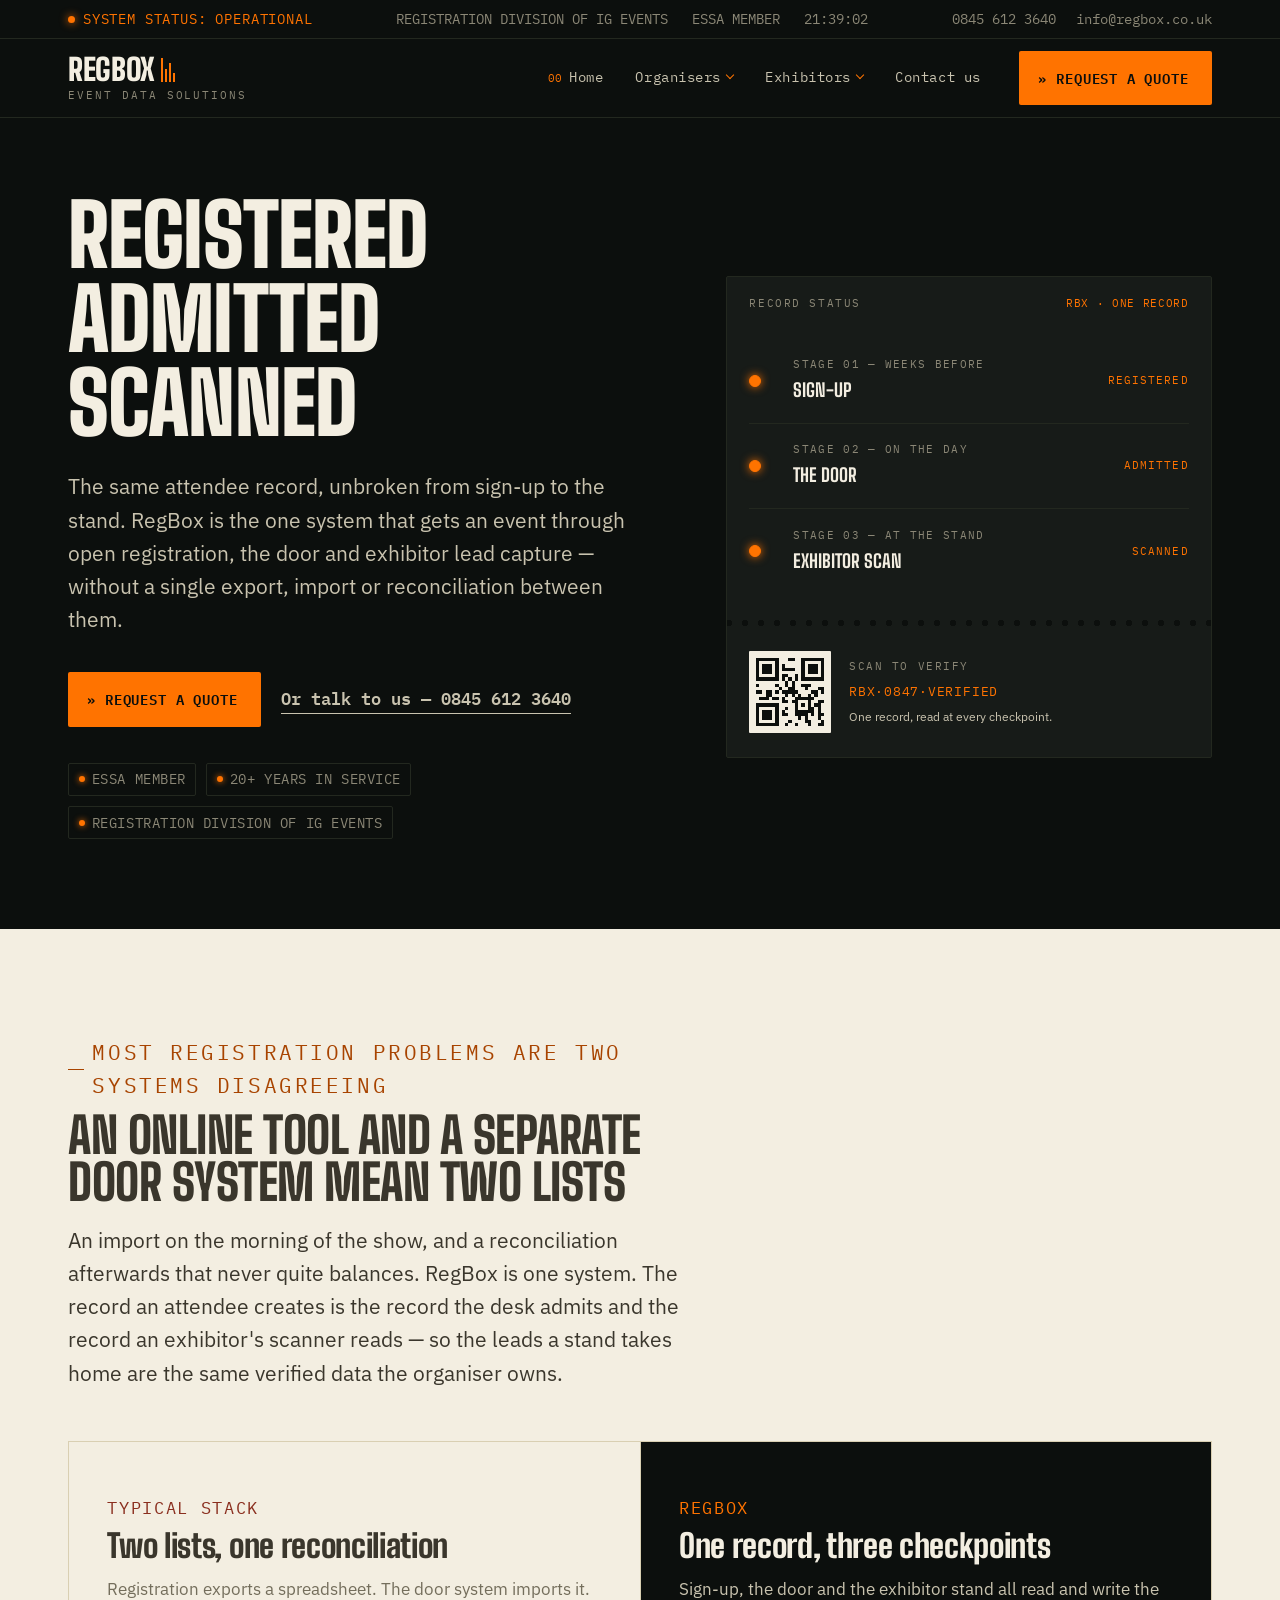
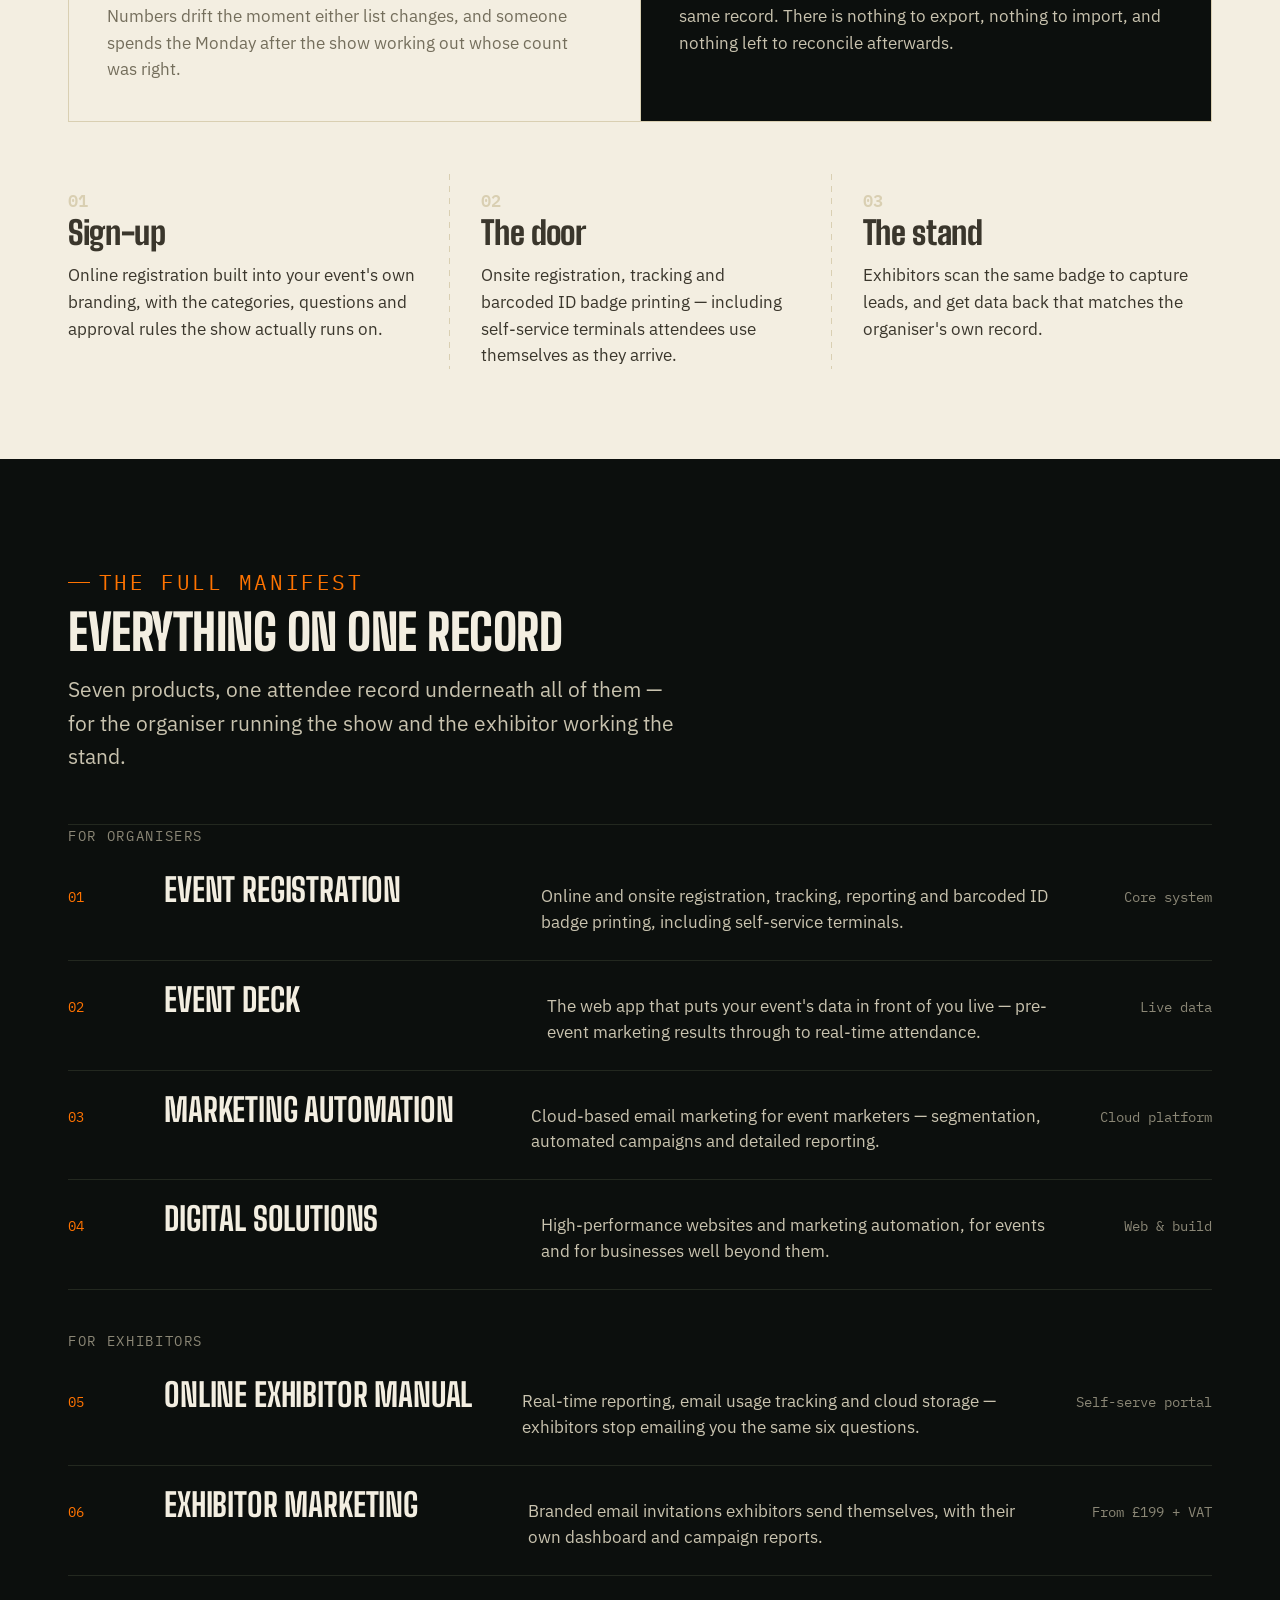
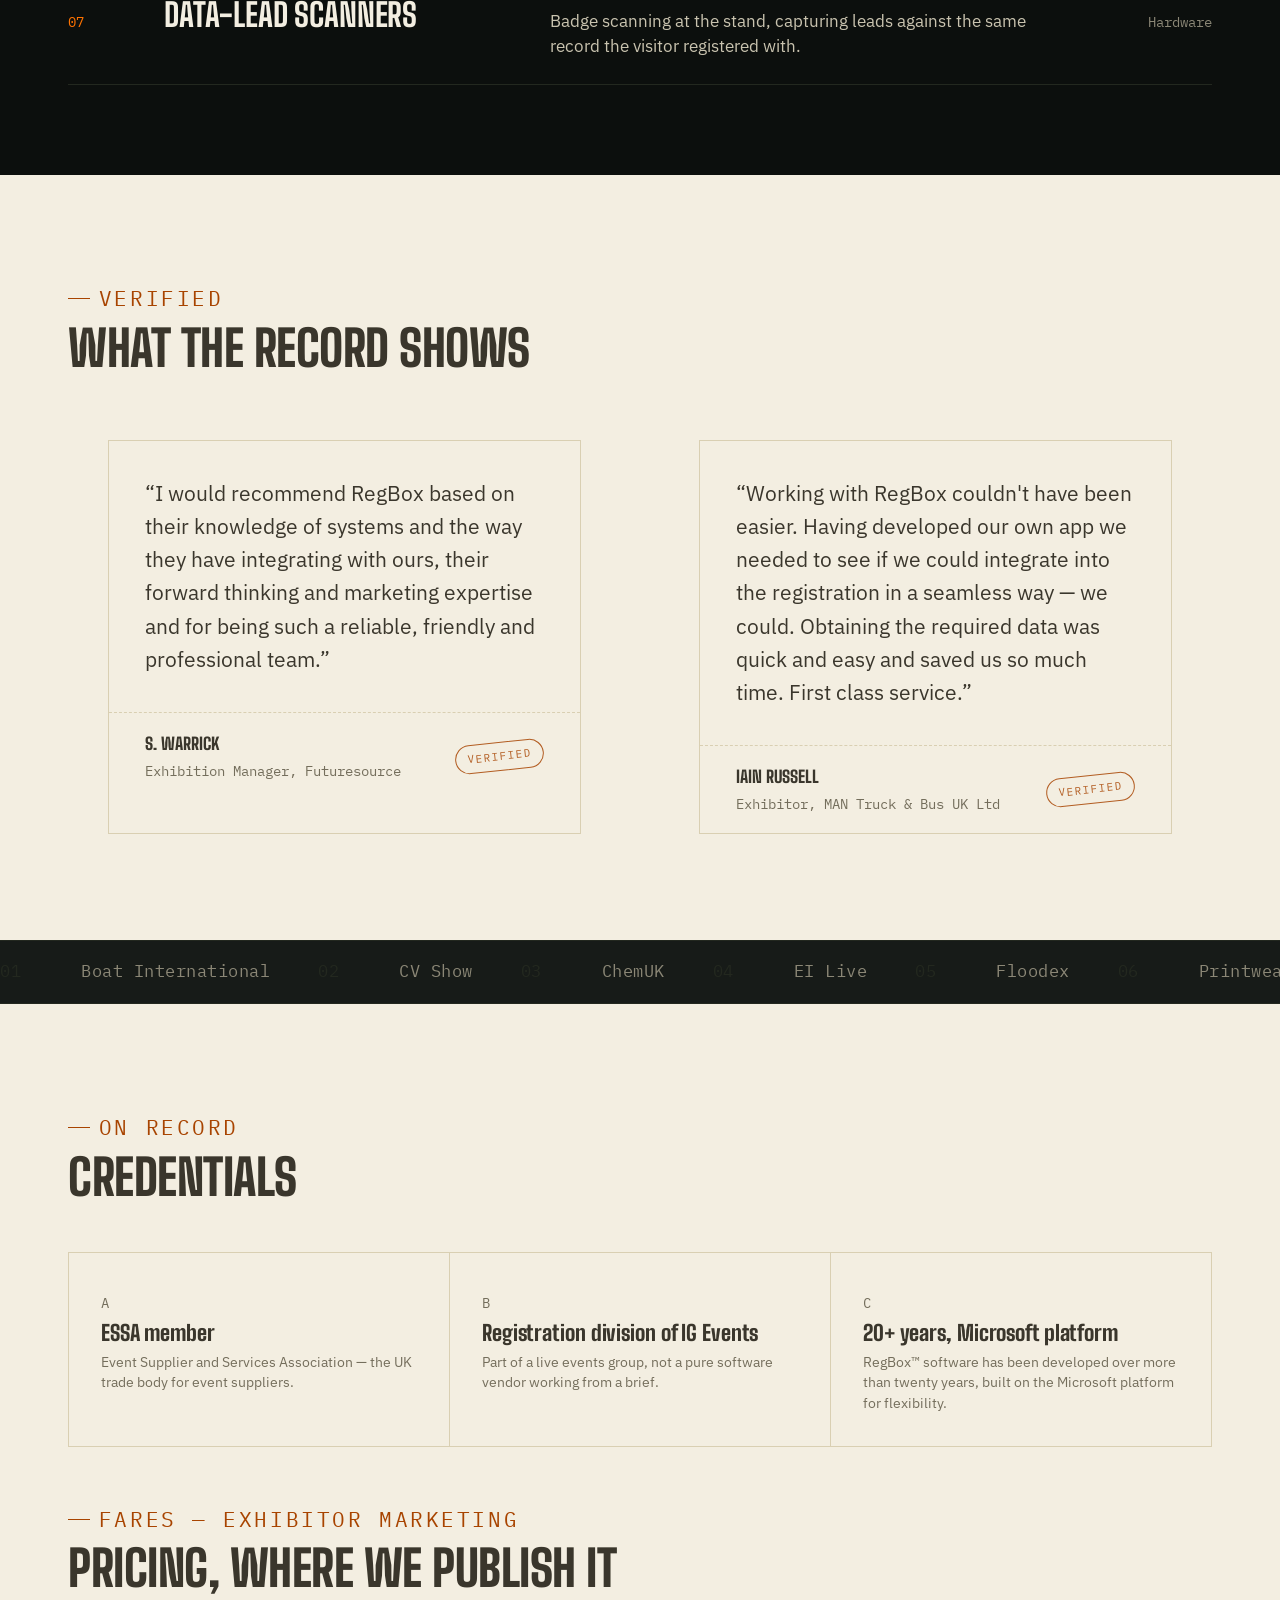
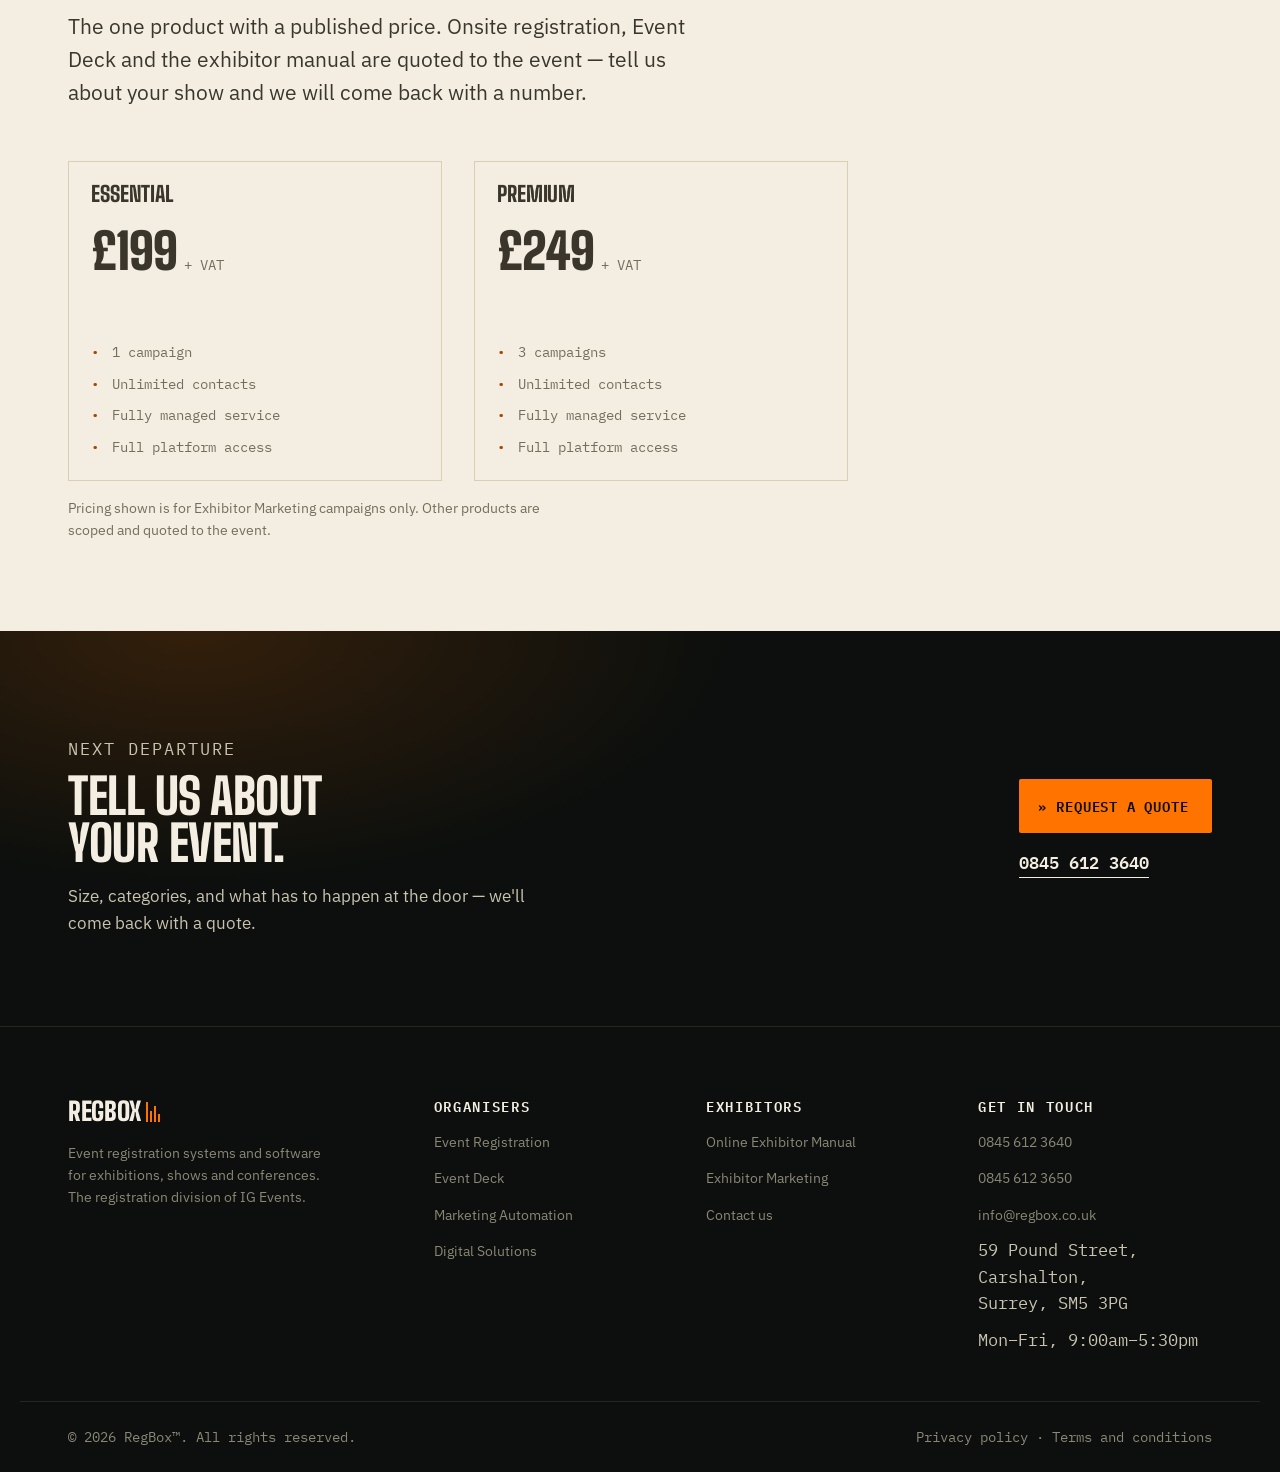
<file: index.html>
<!doctype html>
<html lang="en-GB">
<head>
<meta charset="utf-8">
<meta name="viewport" content="width=device-width, initial-scale=1">
<title>RegBox — One record, gate to stand</title>
<meta name="description" content="RegBox builds the registration system that follows one attendee record from sign-up, through the door, to the exhibitor stand — with no export, import or reconciliation between them.">
<link rel="canonical" href="https://www.regbox.co.uk/">
<meta name="robots" content="index, follow">
<link rel="icon" href="data:image/svg+xml,%3Csvg xmlns='http://www.w3.org/2000/svg' viewBox='0 0 32 32'%3E%3Crect width='32' height='32' fill='%230C0F0D'/%3E%3Crect x='9' y='9' width='14' height='14' fill='%23FF7300'/%3E%3C/svg%3E">
<meta name="theme-color" content="#0C0F0D">

<meta property="og:type" content="website">
<meta property="og:site_name" content="RegBox">
<meta property="og:locale" content="en_GB">
<meta property="og:title" content="RegBox — One record, gate to stand">
<meta property="og:description" content="RegBox builds the registration system that follows one attendee record from sign-up, through the door, to the exhibitor stand — with no export, import or reconciliation between them.">
<meta property="og:url" content="https://www.regbox.co.uk/">
<meta name="twitter:card" content="summary">
<meta name="twitter:title" content="RegBox — One record, gate to stand">
<meta name="twitter:description" content="RegBox builds the registration system that follows one attendee record from sign-up, through the door, to the exhibitor stand — with no export, import or reconciliation between them.">

<link rel="preconnect" href="https://fonts.googleapis.com">
<link rel="preconnect" href="https://fonts.gstatic.com" crossorigin>
<link href="https://fonts.googleapis.com/css2?family=Big+Shoulders:wght@500;700;800;900&family=IBM+Plex+Mono:wght@400;500;600&family=IBM+Plex+Sans:wght@400;500;600;700&display=swap" rel="stylesheet">
<script>document.documentElement.classList.add("js")</script>
<link rel="stylesheet" href="assets/css/style.css?v=11">

<script type="application/ld+json">
{
  "@context": "https://schema.org",
  "@type": "Organization",
  "name": "RegBox",
  "alternateName": "RegBox™",
  "url": "https://www.regbox.co.uk/",
  "description": "Event registration systems, onsite badging, exhibitor manuals and event data solutions for UK exhibitions, shows and conferences.",
  "telephone": "+44-845-612-3640",
  "email": "info@regbox.co.uk",
  "address": {
    "@type": "PostalAddress",
    "streetAddress": "59 Pound Street",
    "addressLocality": "Carshalton",
    "addressRegion": "Surrey",
    "postalCode": "SM5 3PG",
    "addressCountry": "GB"
  },
  "parentOrganization": { "@type": "Organization", "name": "IG Events" },
  "memberOf": { "@type": "Organization", "name": "ESSA — Event Supplier and Services Association" }
}
</script>
</head>
<body>

<!--
CONCEPT: "The Manifest" — the homepage as the attendee record's own paper trail.
RegBox's real claim is that one record survives sign-up, the door and the stand
unbroken. This design makes that claim physical: split-flap type, ticket stock,
a manifest table instead of a feature-card grid, a QR stub instead of a stock
photo. Palette: near-black ground with RegBox's brand orange (#FF7300) as the
single signal colour — the dark counterpart to the v3 light theme.
CONTENT: every fact, quote, price and client name below is real, taken from
regbox.co.uk as read 2026-08-06. No invented statistics.
-->

<a class="skip" href="#main">Skip to content</a>

<div class="manibar">
  <div class="wrap manibar__in">
    <p class="manibar__status"><span class="dot" aria-hidden="true"></span> SYSTEM STATUS: OPERATIONAL</p>
    <p class="manibar__mid">
      <span>REGISTRATION DIVISION OF IG EVENTS</span>
      <span>ESSA MEMBER</span>
      <span id="clock" class="mono" aria-label="Current time"></span>
    </p>
    <p class="manibar__links">
      <a href="tel:+448456123640">0845 612 3640</a>
      <a href="mailto:info@regbox.co.uk">info@regbox.co.uk</a>
    </p>
  </div>
</div>

<header class="site-head">
  <div class="wrap site-head__in">
    <a class="brand" href="./">
      <span class="brand__word">REGBOX<span class="bar" aria-hidden="true"><i></i><i></i><i></i><i></i></span></span>
      <span class="brand__tag">Event data solutions</span>
    </a>

    <input type="checkbox" id="navtoggle" class="navtoggle" hidden>
    <label for="navtoggle" class="burger" aria-label="Open menu"><span></span><span></span><span></span></label>

    <nav class="nav" aria-label="Primary">
      <div class="nav__head">
        <span class="brand__word">REGBOX<span class="bar" aria-hidden="true"><i></i><i></i><i></i><i></i></span></span>
        <label for="navtoggle" class="nav__close" aria-label="Close menu"><span></span><span></span></label>
      </div>
      <ul>
        <li><a href="./" aria-current="page"><span class="no">00</span> Home</a></li>
        <li class="has-sub">
          <button type="button" class="nav__parent" aria-expanded="false">Organisers</button>
          <ul class="sub">
            <li><a href="event-registration/">Event Registration</a></li>
            <li><a href="event-deck/">Event Deck</a></li>
            <li><a href="marketing-automation/">Marketing Automation</a></li>
            <li><a href="digital-solutions/">Digital Solutions</a></li>
          </ul>
        </li>
        <li class="has-sub">
          <button type="button" class="nav__parent" aria-expanded="false">Exhibitors</button>
          <ul class="sub">
            <li><a href="online-exhibitor-manual/">Online Exhibitor Manual</a></li>
            <li><a href="exhibitor-marketing/">Exhibitor Marketing</a></li>
          </ul>
        </li>
        <li><a href="contact-us/">Contact us</a></li>
      </ul>
      <a class="btn btn--primary nav__cta" href="contact-us/">Request a quote</a>
    </nav>
  </div>
</header>

<main id="main">

  <section class="hero">
    <div class="wrap hero__in">
      <div>
        <h1 class="flapline">
          <span class="flapword"><span class="face" data-flap="REGISTERED">REGISTERED</span></span>
          <span class="flapword"><span class="face" data-flap="ADMITTED">ADMITTED</span></span>
          <span class="flapword"><span class="face" data-flap="SCANNED">SCANNED</span></span>
        </h1>
        <p class="hero__lede">
          The same attendee record, unbroken from sign-up to the stand. RegBox is the
          one system that gets an event through open registration, the door and
          exhibitor lead capture — without a single export, import or reconciliation
          between them.
        </p>
        <div class="hero__actions">
          <a class="btn btn--primary" href="contact-us/">Request a quote</a>
          <a class="tel" href="tel:+448456123640">Or talk to us — 0845 612 3640</a>
        </div>
        <div class="hero__tags">
          <span class="tag">ESSA member</span>
          <span class="tag">20+ years in service</span>
          <span class="tag">Registration division of IG Events</span>
        </div>
      </div>

      <div class="ticket" role="img" aria-label="Diagram: one attendee record passing through sign-up, the door, and the exhibitor stand">
        <div class="ticket__head">
          <span class="lbl">Record status</span>
          <span class="id mono">RBX · ONE RECORD</span>
        </div>
        <div class="ticket__rows">
          <div class="trow">
            <span class="trow__dot" aria-hidden="true"></span>
            <span class="trow__label">
              <span class="trow__stage">Stage 01 — weeks before</span>
              <span class="trow__name">Sign-up</span>
            </span>
            <span class="trow__status mono">Registered</span>
          </div>
          <div class="trow">
            <span class="trow__dot" aria-hidden="true"></span>
            <span class="trow__label">
              <span class="trow__stage">Stage 02 — on the day</span>
              <span class="trow__name">The door</span>
            </span>
            <span class="trow__status mono">Admitted</span>
          </div>
          <div class="trow">
            <span class="trow__dot" aria-hidden="true"></span>
            <span class="trow__label">
              <span class="trow__stage">Stage 03 — at the stand</span>
              <span class="trow__name">Exhibitor scan</span>
            </span>
            <span class="trow__status mono">Scanned</span>
          </div>
        </div>
        <div class="perf" aria-hidden="true"></div>
        <div class="ticket__foot">
          <div class="ticket__qr">
            <svg class="ticket__qr-code" viewBox="0 0 21 21" role="img" aria-hidden="true" shape-rendering="crispEdges">
              <rect x="0" y="0" width="7" height="1"/><rect x="10" y="0" width="2" height="1"/><rect x="14" y="0" width="7" height="1"/><rect x="0" y="1" width="1" height="1"/><rect x="6" y="1" width="1" height="1"/><rect x="14" y="1" width="1" height="1"/><rect x="20" y="1" width="1" height="1"/><rect x="0" y="2" width="1" height="1"/><rect x="2" y="2" width="3" height="1"/><rect x="6" y="2" width="1" height="1"/><rect x="8" y="2" width="1" height="1"/><rect x="14" y="2" width="1" height="1"/><rect x="16" y="2" width="3" height="1"/><rect x="20" y="2" width="1" height="1"/><rect x="0" y="3" width="1" height="1"/><rect x="2" y="3" width="3" height="1"/><rect x="6" y="3" width="1" height="1"/><rect x="8" y="3" width="4" height="1"/><rect x="14" y="3" width="1" height="1"/><rect x="16" y="3" width="3" height="1"/><rect x="20" y="3" width="1" height="1"/><rect x="0" y="4" width="1" height="1"/><rect x="2" y="4" width="3" height="1"/><rect x="6" y="4" width="1" height="1"/><rect x="14" y="4" width="1" height="1"/><rect x="16" y="4" width="3" height="1"/><rect x="20" y="4" width="1" height="1"/><rect x="0" y="5" width="1" height="1"/><rect x="6" y="5" width="1" height="1"/><rect x="8" y="5" width="2" height="1"/><rect x="12" y="5" width="1" height="1"/><rect x="14" y="5" width="1" height="1"/><rect x="20" y="5" width="1" height="1"/><rect x="0" y="6" width="7" height="1"/><rect x="8" y="6" width="1" height="1"/><rect x="10" y="6" width="1" height="1"/><rect x="12" y="6" width="1" height="1"/><rect x="14" y="6" width="7" height="1"/><rect x="9" y="7" width="1" height="1"/><rect x="11" y="7" width="1" height="1"/><rect x="0" y="8" width="1" height="1"/><rect x="6" y="8" width="1" height="1"/><rect x="9" y="8" width="1" height="1"/><rect x="11" y="8" width="1" height="1"/><rect x="14" y="8" width="3" height="1"/><rect x="7" y="9" width="1" height="1"/><rect x="10" y="9" width="2" height="1"/><rect x="15" y="9" width="1" height="1"/><rect x="19" y="9" width="2" height="1"/><rect x="0" y="10" width="2" height="1"/><rect x="3" y="10" width="2" height="1"/><rect x="6" y="10" width="1" height="1"/><rect x="8" y="10" width="5" height="1"/><rect x="17" y="10" width="2" height="1"/><rect x="20" y="10" width="1" height="1"/><rect x="3" y="11" width="2" height="1"/><rect x="9" y="11" width="1" height="1"/><rect x="11" y="11" width="1" height="1"/><rect x="13" y="11" width="1" height="1"/><rect x="16" y="11" width="1" height="1"/><rect x="18" y="11" width="1" height="1"/><rect x="1" y="12" width="3" height="1"/><rect x="5" y="12" width="2" height="1"/><rect x="8" y="12" width="1" height="1"/><rect x="12" y="12" width="6" height="1"/><rect x="8" y="13" width="2" height="1"/><rect x="11" y="13" width="2" height="1"/><rect x="16" y="13" width="1" height="1"/><rect x="19" y="13" width="2" height="1"/><rect x="0" y="14" width="7" height="1"/><rect x="12" y="14" width="1" height="1"/><rect x="14" y="14" width="1" height="1"/><rect x="16" y="14" width="1" height="1"/><rect x="18" y="14" width="2" height="1"/><rect x="0" y="15" width="1" height="1"/><rect x="6" y="15" width="1" height="1"/><rect x="9" y="15" width="1" height="1"/><rect x="12" y="15" width="1" height="1"/><rect x="16" y="15" width="2" height="1"/><rect x="19" y="15" width="1" height="1"/><rect x="0" y="16" width="1" height="1"/><rect x="2" y="16" width="3" height="1"/><rect x="6" y="16" width="1" height="1"/><rect x="8" y="16" width="1" height="1"/><rect x="12" y="16" width="6" height="1"/><rect x="19" y="16" width="1" height="1"/><rect x="0" y="17" width="1" height="1"/><rect x="2" y="17" width="3" height="1"/><rect x="6" y="17" width="1" height="1"/><rect x="8" y="17" width="2" height="1"/><rect x="12" y="17" width="4" height="1"/><rect x="17" y="17" width="1" height="1"/><rect x="19" y="17" width="2" height="1"/><rect x="0" y="18" width="1" height="1"/><rect x="2" y="18" width="3" height="1"/><rect x="6" y="18" width="1" height="1"/><rect x="13" y="18" width="1" height="1"/><rect x="15" y="18" width="1" height="1"/><rect x="19" y="18" width="1" height="1"/><rect x="0" y="19" width="1" height="1"/><rect x="6" y="19" width="1" height="1"/><rect x="10" y="19" width="1" height="1"/><rect x="15" y="19" width="2" height="1"/><rect x="20" y="19" width="1" height="1"/><rect x="0" y="20" width="7" height="1"/><rect x="9" y="20" width="1" height="1"/><rect x="12" y="20" width="1" height="1"/><rect x="16" y="20" width="1" height="1"/><rect x="19" y="20" width="2" height="1"/>
            </svg>
          </div>
          <div class="ticket__ref">
            <span class="lbl">Scan to verify</span>
            <span class="id mono">RBX·0847·VERIFIED</span>
            <p class="ticket__ref-note">One record, read at every checkpoint.</p>
          </div>
        </div>
      </div>
    </div>
  </section>

  <section class="section section--paper" id="how">
    <div class="wrap">
      <div class="section__head">
        <p class="section__eyebrow">Most registration problems are two systems disagreeing</p>
        <h2>An online tool and a separate door system mean two lists</h2>
        <p>An import on the morning of the show, and a reconciliation afterwards that
           never quite balances. RegBox is one system. The record an attendee creates is
           the record the desk admits and the record an exhibitor's scanner reads — so
           the leads a stand takes home are the same verified data the organiser owns.</p>
      </div>

      <div class="compare">
        <div class="cpanel cpanel--bad">
          <p class="cpanel__tag mono">Typical stack</p>
          <h3>Two lists, one reconciliation</h3>
          <p>Registration exports a spreadsheet. The door system imports it. Numbers
             drift the moment either list changes, and someone spends the Monday after
             the show working out whose count was right.</p>
        </div>
        <div class="cpanel cpanel--good">
          <p class="cpanel__tag mono">RegBox</p>
          <h3>One record, three checkpoints</h3>
          <p>Sign-up, the door and the exhibitor stand all read and write the same
             record. There is nothing to export, nothing to import, and nothing left to
             reconcile afterwards.</p>
        </div>
      </div>

      <div class="stubs">
        <article class="stub">
          <p class="stub__no mono">01</p>
          <h3>Sign-up</h3>
          <p>Online registration built into your event's own branding, with the
             categories, questions and approval rules the show actually runs on.</p>
        </article>
        <article class="stub">
          <p class="stub__no mono">02</p>
          <h3>The door</h3>
          <p>Onsite registration, tracking and barcoded ID badge printing — including
             self-service terminals attendees use themselves as they arrive.</p>
        </article>
        <article class="stub">
          <p class="stub__no mono">03</p>
          <h3>The stand</h3>
          <p>Exhibitors scan the same badge to capture leads, and get data back that
             matches the organiser's own record.</p>
        </article>
      </div>
    </div>
  </section>

  <section class="section section--ink" id="services">
    <div class="wrap">
      <div class="section__head">
        <p class="section__eyebrow">The full manifest</p>
        <h2>Everything on one record</h2>
        <p>Seven products, one attendee record underneath all of them — for the
           organiser running the show and the exhibitor working the stand.</p>
      </div>

      <div class="mtable">
        <p class="mgroup-label">For organisers</p>
        <div class="mrow">
          <span class="mrow__no mono">01</span>
          <h3 class="mrow__name"><a href="event-registration/">Event Registration</a></h3>
          <p class="mrow__desc">Online and onsite registration, tracking, reporting and
             barcoded ID badge printing, including self-service terminals.</p>
          <span class="mrow__meta">Core system</span>
        </div>
        <div class="mrow">
          <span class="mrow__no mono">02</span>
          <h3 class="mrow__name"><a href="event-deck/">Event Deck</a></h3>
          <p class="mrow__desc">The web app that puts your event's data in front of you
             live — pre-event marketing results through to real-time attendance.</p>
          <span class="mrow__meta">Live data</span>
        </div>
        <div class="mrow">
          <span class="mrow__no mono">03</span>
          <h3 class="mrow__name"><a href="marketing-automation/">Marketing Automation</a></h3>
          <p class="mrow__desc">Cloud-based email marketing for event marketers —
             segmentation, automated campaigns and detailed reporting.</p>
          <span class="mrow__meta">Cloud platform</span>
        </div>
        <div class="mrow">
          <span class="mrow__no mono">04</span>
          <h3 class="mrow__name"><a href="digital-solutions/">Digital Solutions</a></h3>
          <p class="mrow__desc">High-performance websites and marketing automation, for
             events and for businesses well beyond them.</p>
          <span class="mrow__meta">Web &amp; build</span>
        </div>

        <p class="mgroup-label">For exhibitors</p>
        <div class="mrow">
          <span class="mrow__no mono">05</span>
          <h3 class="mrow__name"><a href="online-exhibitor-manual/">Online Exhibitor Manual</a></h3>
          <p class="mrow__desc">Real-time reporting, email usage tracking and cloud
             storage — exhibitors stop emailing you the same six questions.</p>
          <span class="mrow__meta">Self-serve portal</span>
        </div>
        <div class="mrow">
          <span class="mrow__no mono">06</span>
          <h3 class="mrow__name"><a href="exhibitor-marketing/">Exhibitor Marketing</a></h3>
          <p class="mrow__desc">Branded email invitations exhibitors send themselves,
             with their own dashboard and campaign reports.</p>
          <span class="mrow__meta">From £199 + VAT</span>
        </div>
        <div class="mrow">
          <span class="mrow__no mono">07</span>
          <h3 class="mrow__name">Data-lead scanners</h3>
          <p class="mrow__desc">Badge scanning at the stand, capturing leads against the
             same record the visitor registered with.</p>
          <span class="mrow__meta">Hardware</span>
        </div>
      </div>
    </div>
  </section>

  <section class="section section--paper" id="testimonials">
    <div class="wrap">
      <div class="section__head">
        <p class="section__eyebrow">Verified</p>
        <h2>What the record shows</h2>
      </div>

      <div class="qgrid">
        <figure class="qstub">
          <div class="qstub__body">
            <p>&ldquo;I would recommend RegBox based on their knowledge of systems and the
               way they have integrating with ours, their forward thinking and marketing
               expertise and for being such a reliable, friendly and professional
               team.&rdquo;</p>
          </div>
          <figcaption class="qstub__foot">
            <div class="qstub__who">
              <span class="qstub__name">S. Warrick</span>
              <span class="qstub__role">Exhibition Manager, Futuresource</span>
            </div>
            <span class="stamp">Verified</span>
          </figcaption>
        </figure>

        <figure class="qstub">
          <div class="qstub__body">
            <p>&ldquo;Working with RegBox couldn't have been easier. Having developed our own
               app we needed to see if we could integrate into the registration in a
               seamless way — we could. Obtaining the required data was quick and easy
               and saved us so much time. First class service.&rdquo;</p>
          </div>
          <figcaption class="qstub__foot">
            <div class="qstub__who">
              <span class="qstub__name">Iain Russell</span>
              <span class="qstub__role">Exhibitor, MAN Truck &amp; Bus UK Ltd</span>
            </div>
            <span class="stamp">Verified</span>
          </figcaption>
        </figure>
      </div>
    </div>
  </section>

  <div class="cticker" id="clients" aria-label="Some of our clients">
    <ul class="cticker__in">
      <li><span class="n mono">01</span>Boat International</li>
      <li><span class="n mono">02</span>CV Show</li>
      <li><span class="n mono">03</span>ChemUK</li>
      <li><span class="n mono">04</span>EI Live</li>
      <li><span class="n mono">05</span>Floodex</li>
      <li><span class="n mono">06</span>Printwear</li>
      <li><span class="n mono">07</span>Wines from Spain</li>
      <li><span class="n mono">08</span>HP</li>
      <li><span class="n mono">09</span>Nubreed Hotels</li>
      <li><span class="n mono">10</span>PIS</li>
      <li><span class="n mono">11</span>Concrete Show</li>
      <!-- duplicated once so the 34s marquee loop is seamless at translateX(-50%) -->
      <li aria-hidden="true"><span class="n mono">01</span>Boat International</li>
      <li aria-hidden="true"><span class="n mono">02</span>CV Show</li>
      <li aria-hidden="true"><span class="n mono">03</span>ChemUK</li>
      <li aria-hidden="true"><span class="n mono">04</span>EI Live</li>
      <li aria-hidden="true"><span class="n mono">05</span>Floodex</li>
      <li aria-hidden="true"><span class="n mono">06</span>Printwear</li>
      <li aria-hidden="true"><span class="n mono">07</span>Wines from Spain</li>
      <li aria-hidden="true"><span class="n mono">08</span>HP</li>
      <li aria-hidden="true"><span class="n mono">09</span>Nubreed Hotels</li>
      <li aria-hidden="true"><span class="n mono">10</span>PIS</li>
      <li aria-hidden="true"><span class="n mono">11</span>Concrete Show</li>
    </ul>
  </div>

  <section class="section section--paper" id="credentials">
    <div class="wrap">
      <div class="section__head">
        <p class="section__eyebrow">On record</p>
        <h2>Credentials</h2>
      </div>
      <div class="creds">
        <div class="cred">
          <p class="cred__no mono">A</p>
          <h3>ESSA member</h3>
          <p>Event Supplier and Services Association — the UK trade body for event
             suppliers.</p>
        </div>
        <div class="cred">
          <p class="cred__no mono">B</p>
          <h3>Registration division of IG Events</h3>
          <p>Part of a live events group, not a pure software vendor working from a
             brief.</p>
        </div>
        <div class="cred">
          <p class="cred__no mono">C</p>
          <h3>20+ years, Microsoft platform</h3>
          <p>RegBox™ software has been developed over more than twenty years, built on
             the Microsoft platform for flexibility.</p>
        </div>
      </div>

      <div class="section__head" style="margin-top: 3.5rem;">
        <p class="section__eyebrow">Fares — Exhibitor Marketing</p>
        <h2>Pricing, where we publish it</h2>
        <p>The one product with a published price. Onsite registration, Event Deck and
           the exhibitor manual are quoted to the event — tell us about your show and we
           will come back with a number.</p>
      </div>
      <div class="fare">
        <article class="farecard">
          <div class="farecard__head">
            <h3>Essential</h3>
          </div>
          <p class="farecard__price"><b>£199</b><span>+ VAT</span></p>
          <div class="farecard__perf perf perf--paper" aria-hidden="true"></div>
          <ul>
            <li>1 campaign</li>
            <li>Unlimited contacts</li>
            <li>Fully managed service</li>
            <li>Full platform access</li>
          </ul>
        </article>
        <article class="farecard">
          <div class="farecard__head">
            <h3>Premium</h3>
          </div>
          <p class="farecard__price"><b>£249</b><span>+ VAT</span></p>
          <div class="farecard__perf perf perf--paper" aria-hidden="true"></div>
          <ul>
            <li>3 campaigns</li>
            <li>Unlimited contacts</li>
            <li>Fully managed service</li>
            <li>Full platform access</li>
          </ul>
        </article>
      </div>
      <p class="fare__note">Pricing shown is for Exhibitor Marketing campaigns only. Other
         products are scoped and quoted to the event.</p>
    </div>
  </section>

  <section class="final">
    <div class="wrap final__in">
      <div>
        <p class="final__eyebrow mono">Next departure</p>
        <h2>Tell us about your event.</h2>
        <p>Size, categories, and what has to happen at the door — we'll come back with a
           quote.</p>
      </div>
      <div class="final__actions">
        <a class="btn btn--primary" href="contact-us/">Request a quote</a>
        <a class="tel" href="tel:+448456123640" style="color: var(--paper);">0845 612 3640</a>
      </div>
    </div>
  </section>

</main>

<footer class="foot">
  <div class="wrap foot__in">
    <div class="foot__brand">
      <a class="brand" href="./">
        <span class="brand__word">REGBOX<span class="bar" aria-hidden="true"><i></i><i></i><i></i><i></i></span></span>
      </a>
      <p>Event registration systems and software for exhibitions, shows and
         conferences. The registration division of IG&nbsp;Events.</p>
    </div>
    <nav class="foot__nav" aria-label="Organisers">
      <h2>Organisers</h2>
      <ul>
        <li><a href="event-registration/">Event Registration</a></li>
        <li><a href="event-deck/">Event Deck</a></li>
        <li><a href="marketing-automation/">Marketing Automation</a></li>
        <li><a href="digital-solutions/">Digital Solutions</a></li>
      </ul>
    </nav>
    <nav class="foot__nav" aria-label="Exhibitors">
      <h2>Exhibitors</h2>
      <ul>
        <li><a href="online-exhibitor-manual/">Online Exhibitor Manual</a></li>
        <li><a href="exhibitor-marketing/">Exhibitor Marketing</a></li>
        <li><a href="contact-us/">Contact us</a></li>
      </ul>
    </nav>
    <div class="foot__contact">
      <h2>Get in touch</h2>
      <ul>
        <li><a href="tel:+448456123640">0845 612 3640</a></li>
        <li><a href="tel:+448456123650">0845 612 3650</a></li>
        <li><a href="mailto:info@regbox.co.uk">info@regbox.co.uk</a></li>
        <li class="mono">59 Pound Street, Carshalton,<br>Surrey, SM5 3PG</li>
        <li class="mono">Mon–Fri, 9:00am–5:30pm</li>
      </ul>
    </div>
  </div>
  <div class="wrap foot__legal">
    <p>&copy; <span id="yr">2026</span> RegBox™. All rights reserved.</p>
    <p><a href="privacy-policy/">Privacy policy</a> · <a href="tos/">Terms and conditions</a></p>
  </div>
</footer>

<script src="assets/js/site.js?v=11" defer></script>
</body>
</html>
</file>
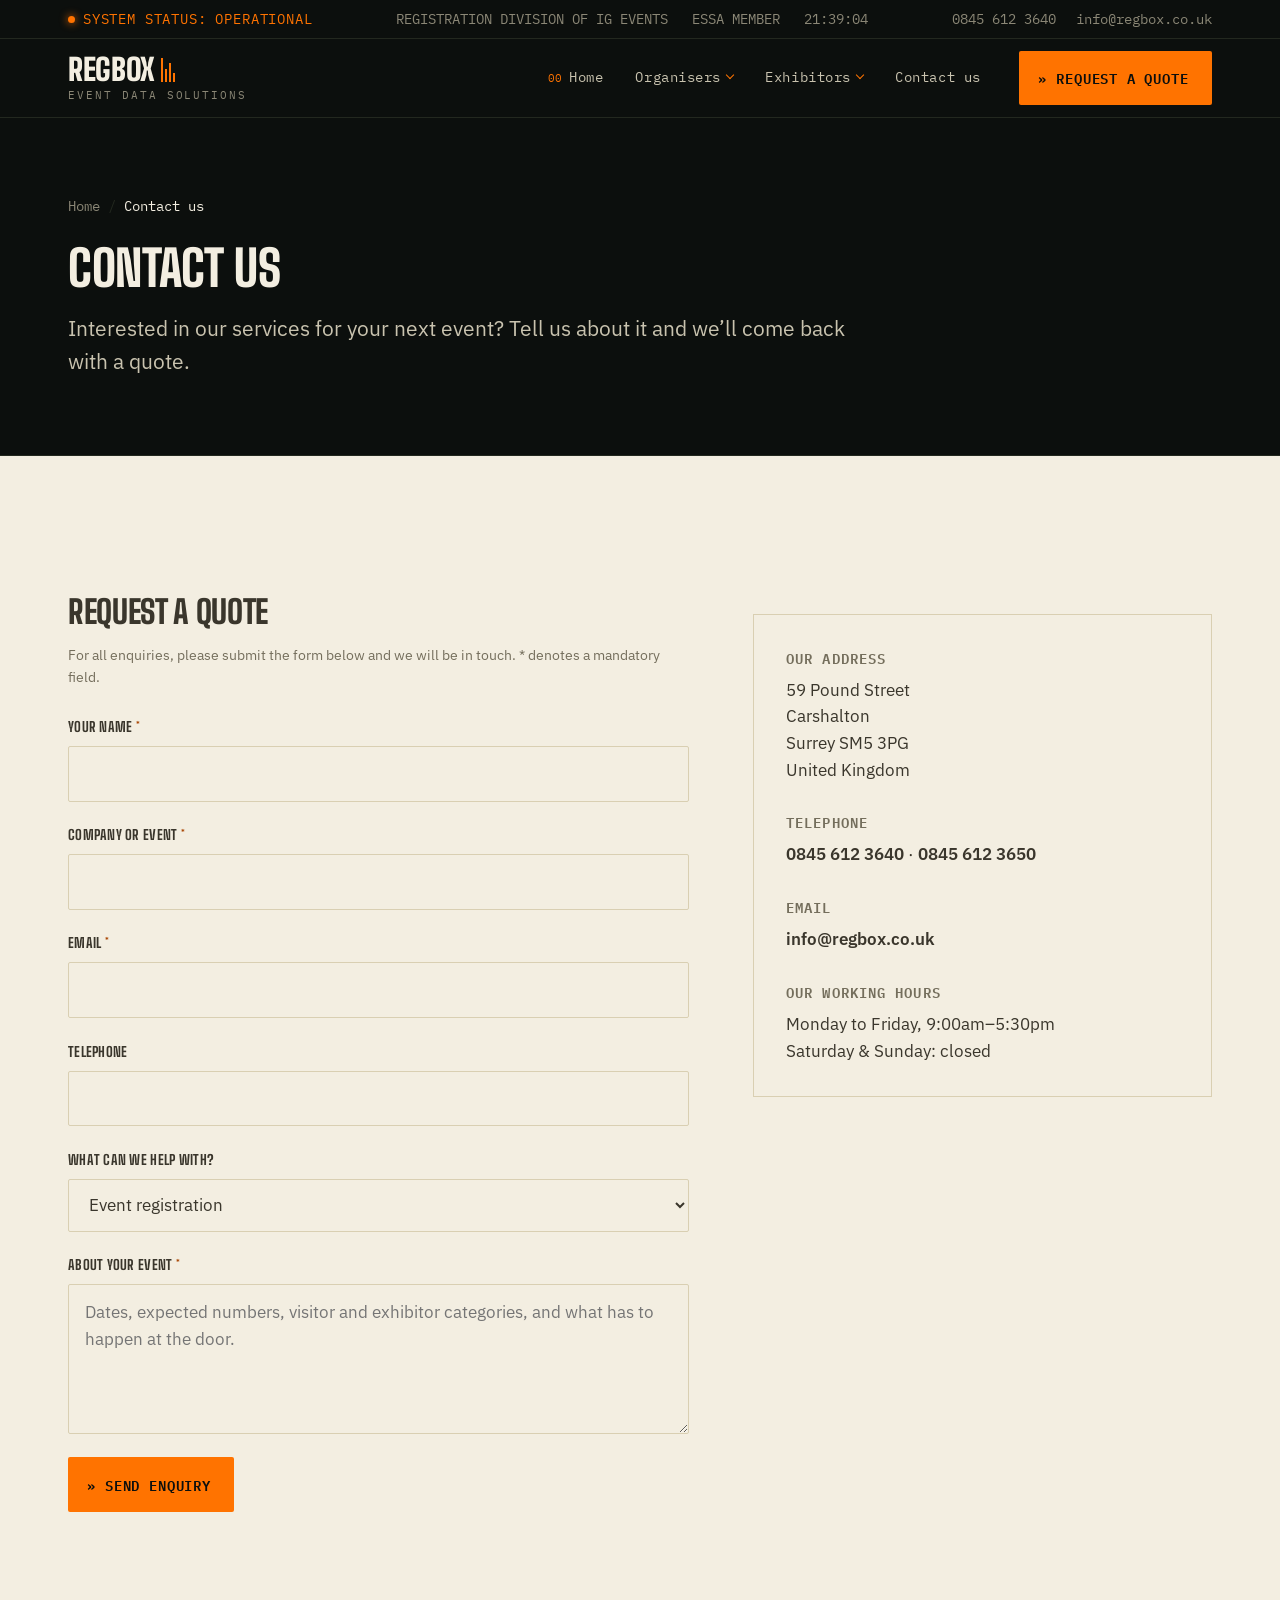
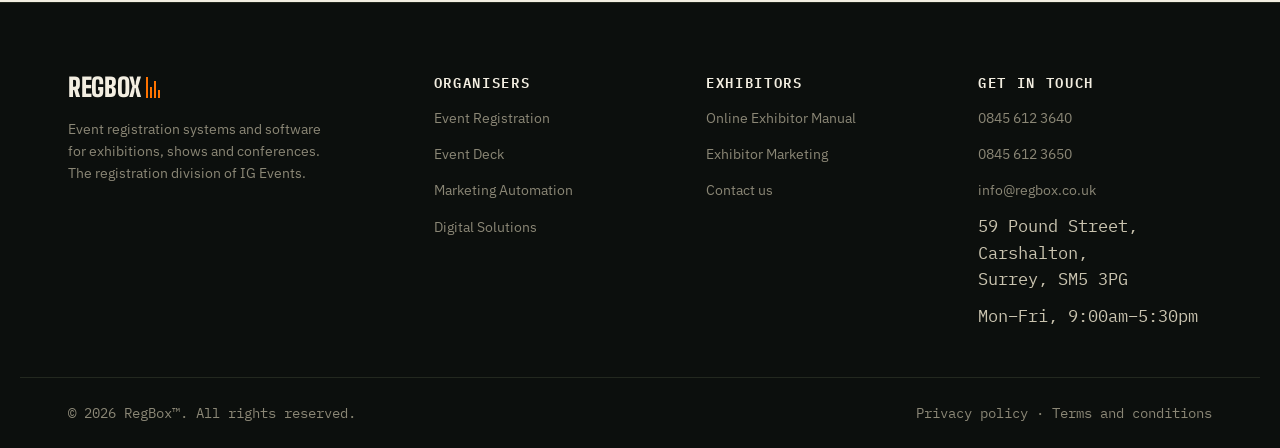
<file: contact-us/index.html>
<!doctype html>
<html lang="en-GB">
<head>
<meta charset="utf-8">
<meta name="viewport" content="width=device-width, initial-scale=1">
<title>Contact us — RegBox</title>
<meta name="description" content="Contact RegBox for event registration systems, exhibitor manuals and lead capture. 0845 612 3640, info@regbox.co.uk, 59 Pound Street, Carshalton, Surrey, SM5 3PG.">
<link rel="canonical" href="https://www.regbox.co.uk/contact-us/">
<meta name="robots" content="index, follow">
<link rel="icon" href="data:image/svg+xml,%3Csvg xmlns='http://www.w3.org/2000/svg' viewBox='0 0 32 32'%3E%3Crect width='32' height='32' fill='%230C0F0D'/%3E%3Crect x='9' y='9' width='14' height='14' fill='%23FF7300'/%3E%3C/svg%3E">
<meta name="theme-color" content="#0C0F0D">

<meta property="og:type" content="website">
<meta property="og:site_name" content="RegBox">
<meta property="og:locale" content="en_GB">
<meta property="og:title" content="Contact us — RegBox">
<meta property="og:description" content="Contact RegBox for event registration systems, exhibitor manuals and lead capture. 0845 612 3640, info@regbox.co.uk, 59 Pound Street, Carshalton, Surrey, SM5 3PG.">
<meta property="og:url" content="https://www.regbox.co.uk/contact-us/">
<meta name="twitter:card" content="summary">
<meta name="twitter:title" content="Contact us — RegBox">
<meta name="twitter:description" content="Contact RegBox for event registration systems, exhibitor manuals and lead capture. 0845 612 3640, info@regbox.co.uk, 59 Pound Street, Carshalton, Surrey, SM5 3PG.">

<link rel="preconnect" href="https://fonts.googleapis.com">
<link rel="preconnect" href="https://fonts.gstatic.com" crossorigin>
<link href="https://fonts.googleapis.com/css2?family=Big+Shoulders:wght@500;700;800;900&family=IBM+Plex+Mono:wght@400;500;600&family=IBM+Plex+Sans:wght@400;500;600;700&display=swap" rel="stylesheet">
<script>document.documentElement.classList.add("js")</script>
<link rel="stylesheet" href="../assets/css/style.css?v=11">

<script type="application/ld+json">{"@context":"https://schema.org","@type":"Organization","name":"RegBox","alternateName":"RegBox™","url":"https://www.regbox.co.uk/","description":"Event registration systems, onsite badging, exhibitor manuals and event data solutions for UK exhibitions, shows and conferences.","telephone":"+44-845-612-3640","email":"info@regbox.co.uk","address":{"@type":"PostalAddress","streetAddress":"59 Pound Street","addressLocality":"Carshalton","addressRegion":"Surrey","postalCode":"SM5 3PG","addressCountry":"GB"},"parentOrganization":{"@type":"Organization","name":"IG Events"},"memberOf":{"@type":"Organization","name":"ESSA — Event Supplier and Services Association"}}</script>
<script type="application/ld+json">{"@context":"https://schema.org","@type":"BreadcrumbList","itemListElement":[{"@type":"ListItem","position":1,"name":"Home","item":"https://www.regbox.co.uk/"},{"@type":"ListItem","position":2,"name":"Contact us","item":"https://www.regbox.co.uk/contact-us/"}]}</script>
</head>
<body>

<a class="skip" href="#main">Skip to content</a>

<div class="manibar">
  <div class="wrap manibar__in">
    <p class="manibar__status"><span class="dot" aria-hidden="true"></span> SYSTEM STATUS: OPERATIONAL</p>
    <p class="manibar__mid">
      <span>REGISTRATION DIVISION OF IG EVENTS</span>
      <span>ESSA MEMBER</span>
      <span id="clock" class="mono" aria-label="Current time"></span>
    </p>
    <p class="manibar__links">
      <a href="tel:+448456123640">0845 612 3640</a>
      <a href="mailto:info@regbox.co.uk">info@regbox.co.uk</a>
    </p>
  </div>
</div>

<header class="site-head">
  <div class="wrap site-head__in">
    <a class="brand" href="../">
      <span class="brand__word">REGBOX<span class="bar" aria-hidden="true"><i></i><i></i><i></i><i></i></span></span>
      <span class="brand__tag">Event data solutions</span>
    </a>
    <input type="checkbox" id="navtoggle" class="navtoggle" hidden>
    <label for="navtoggle" class="burger" aria-label="Open menu"><span></span><span></span><span></span></label>
    <nav class="nav" aria-label="Primary">
      <div class="nav__head">
        <span class="brand__word">REGBOX<span class="bar" aria-hidden="true"><i></i><i></i><i></i><i></i></span></span>
        <label for="navtoggle" class="nav__close" aria-label="Close menu"><span></span><span></span></label>
      </div>
      <ul>
        <li><a href="../"><span class="no">00</span> Home</a></li>
        <li class="has-sub">
          <button type="button" class="nav__parent" aria-expanded="false">Organisers</button>
          <ul class="sub">
            <li><a href="../event-registration/">Event Registration</a></li>
            <li><a href="../event-deck/">Event Deck</a></li>
            <li><a href="../marketing-automation/">Marketing Automation</a></li>
            <li><a href="../digital-solutions/">Digital Solutions</a></li>
          </ul>
        </li>
        <li class="has-sub">
          <button type="button" class="nav__parent" aria-expanded="false">Exhibitors</button>
          <ul class="sub">
            <li><a href="../online-exhibitor-manual/">Online Exhibitor Manual</a></li>
            <li><a href="../exhibitor-marketing/">Exhibitor Marketing</a></li>
          </ul>
        </li>
        <li><a href="../contact-us/" aria-current="page">Contact us</a></li>
      </ul>
      <a class="btn btn--primary nav__cta" href="../contact-us/">Request a quote</a>
    </nav>
  </div>
</header>

<main id="main">

  <section class="phead">
    <div class="wrap">
      <ol class="crumbs">
        <li><a href="../">Home</a></li>
        <li aria-current="page">Contact us</li>
      </ol>
      <h1>Contact us</h1>
      <p class="phead__lede">Interested in our services for your next event? Tell us about it and we’ll come back with a quote.</p>
    </div>
  </section>

  <section class="section section--paper">
    <div class="wrap">
      <div class="contact">
        <div>
          <h2 style="font-size: var(--step-2); margin-bottom: 1rem;">Request a quote</h2>
          <p class="formnote">For all enquiries, please submit the form below and we will
             be in touch. <span class="req">*</span> denotes a mandatory field.</p>

          <!-- NOT WIRED UP. A static site cannot process a submission. Point action= at a
               form service or an endpoint before this goes live, or the form will
               silently do nothing. -->
          <form method="post" action="#" novalidate>
            <div class="field">
              <label for="f-name">Your name <span class="req" aria-hidden="true">*</span></label>
              <input id="f-name" name="name" type="text" autocomplete="name" required>
            </div>
            <div class="field">
              <label for="f-company">Company or event <span class="req" aria-hidden="true">*</span></label>
              <input id="f-company" name="company" type="text" autocomplete="organization" required>
            </div>
            <div class="field">
              <label for="f-email">Email <span class="req" aria-hidden="true">*</span></label>
              <input id="f-email" name="email" type="email" autocomplete="email" required>
            </div>
            <div class="field">
              <label for="f-phone">Telephone</label>
              <input id="f-phone" name="phone" type="tel" autocomplete="tel">
            </div>
            <div class="field">
              <label for="f-interest">What can we help with?</label>
              <select id="f-interest" name="interest">
                <option>Event registration</option>
                <option>Event Deck</option>
                <option>Marketing automation</option>
                <option>Digital solutions</option>
                <option>Online exhibitor manual</option>
                <option>Exhibitor marketing</option>
                <option>Something else</option>
              </select>
            </div>
            <div class="field">
              <label for="f-msg">About your event <span class="req" aria-hidden="true">*</span></label>
              <textarea id="f-msg" name="message" required
                placeholder="Dates, expected numbers, visitor and exhibitor categories, and what has to happen at the door."></textarea>
            </div>
            <button class="btn btn--primary" type="submit">Send enquiry</button>
          </form>
        </div>

        <dl class="deets">
          <div>
            <dt>Our address</dt>
            <dd><address>59 Pound Street<br>Carshalton<br>Surrey SM5 3PG<br>United Kingdom</address></dd>
          </div>
          <div>
            <dt>Telephone</dt>
            <dd><a href="tel:+448456123640">0845 612 3640</a> &middot; <a href="tel:+448456123650">0845 612 3650</a></dd>
          </div>
          <div>
            <dt>Email</dt>
            <dd><a href="mailto:info@regbox.co.uk">info@regbox.co.uk</a></dd>
          </div>
          <div>
            <dt>Our working hours</dt>
            <dd>Monday to Friday, 9:00am&ndash;5:30pm<br>Saturday &amp; Sunday: closed</dd>
          </div>
        </dl>
      </div>
    </div>
  </section>

</main>

<footer class="foot">
  <div class="wrap foot__in">
    <div class="foot__brand">
      <a class="brand" href="../"><span class="brand__word">REGBOX<span class="bar" aria-hidden="true"><i></i><i></i><i></i><i></i></span></span></a>
      <p>Event registration systems and software for exhibitions, shows and
         conferences. The registration division of IG&nbsp;Events.</p>
    </div>
    <nav class="foot__nav" aria-label="Organisers">
      <h2>Organisers</h2>
      <ul>
        <li><a href="../event-registration/">Event Registration</a></li>
        <li><a href="../event-deck/">Event Deck</a></li>
        <li><a href="../marketing-automation/">Marketing Automation</a></li>
        <li><a href="../digital-solutions/">Digital Solutions</a></li>
      </ul>
    </nav>
    <nav class="foot__nav" aria-label="Exhibitors">
      <h2>Exhibitors</h2>
      <ul>
        <li><a href="../online-exhibitor-manual/">Online Exhibitor Manual</a></li>
        <li><a href="../exhibitor-marketing/">Exhibitor Marketing</a></li>
        <li><a href="../contact-us/">Contact us</a></li>
      </ul>
    </nav>
    <div class="foot__contact">
      <h2>Get in touch</h2>
      <ul>
        <li><a href="tel:+448456123640">0845 612 3640</a></li>
        <li><a href="tel:+448456123650">0845 612 3650</a></li>
        <li><a href="mailto:info@regbox.co.uk">info@regbox.co.uk</a></li>
        <li class="mono">59 Pound Street, Carshalton,<br>Surrey, SM5 3PG</li>
        <li class="mono">Mon–Fri, 9:00am–5:30pm</li>
      </ul>
    </div>
  </div>
  <div class="wrap foot__legal">
    <p>&copy; <span id="yr">2026</span> RegBox™. All rights reserved.</p>
    <p><a href="../privacy-policy/">Privacy policy</a> · <a href="../tos/">Terms and conditions</a></p>
  </div>
</footer>

<script src="../assets/js/site.js?v=11" defer></script>
</body>
</html>
</file>
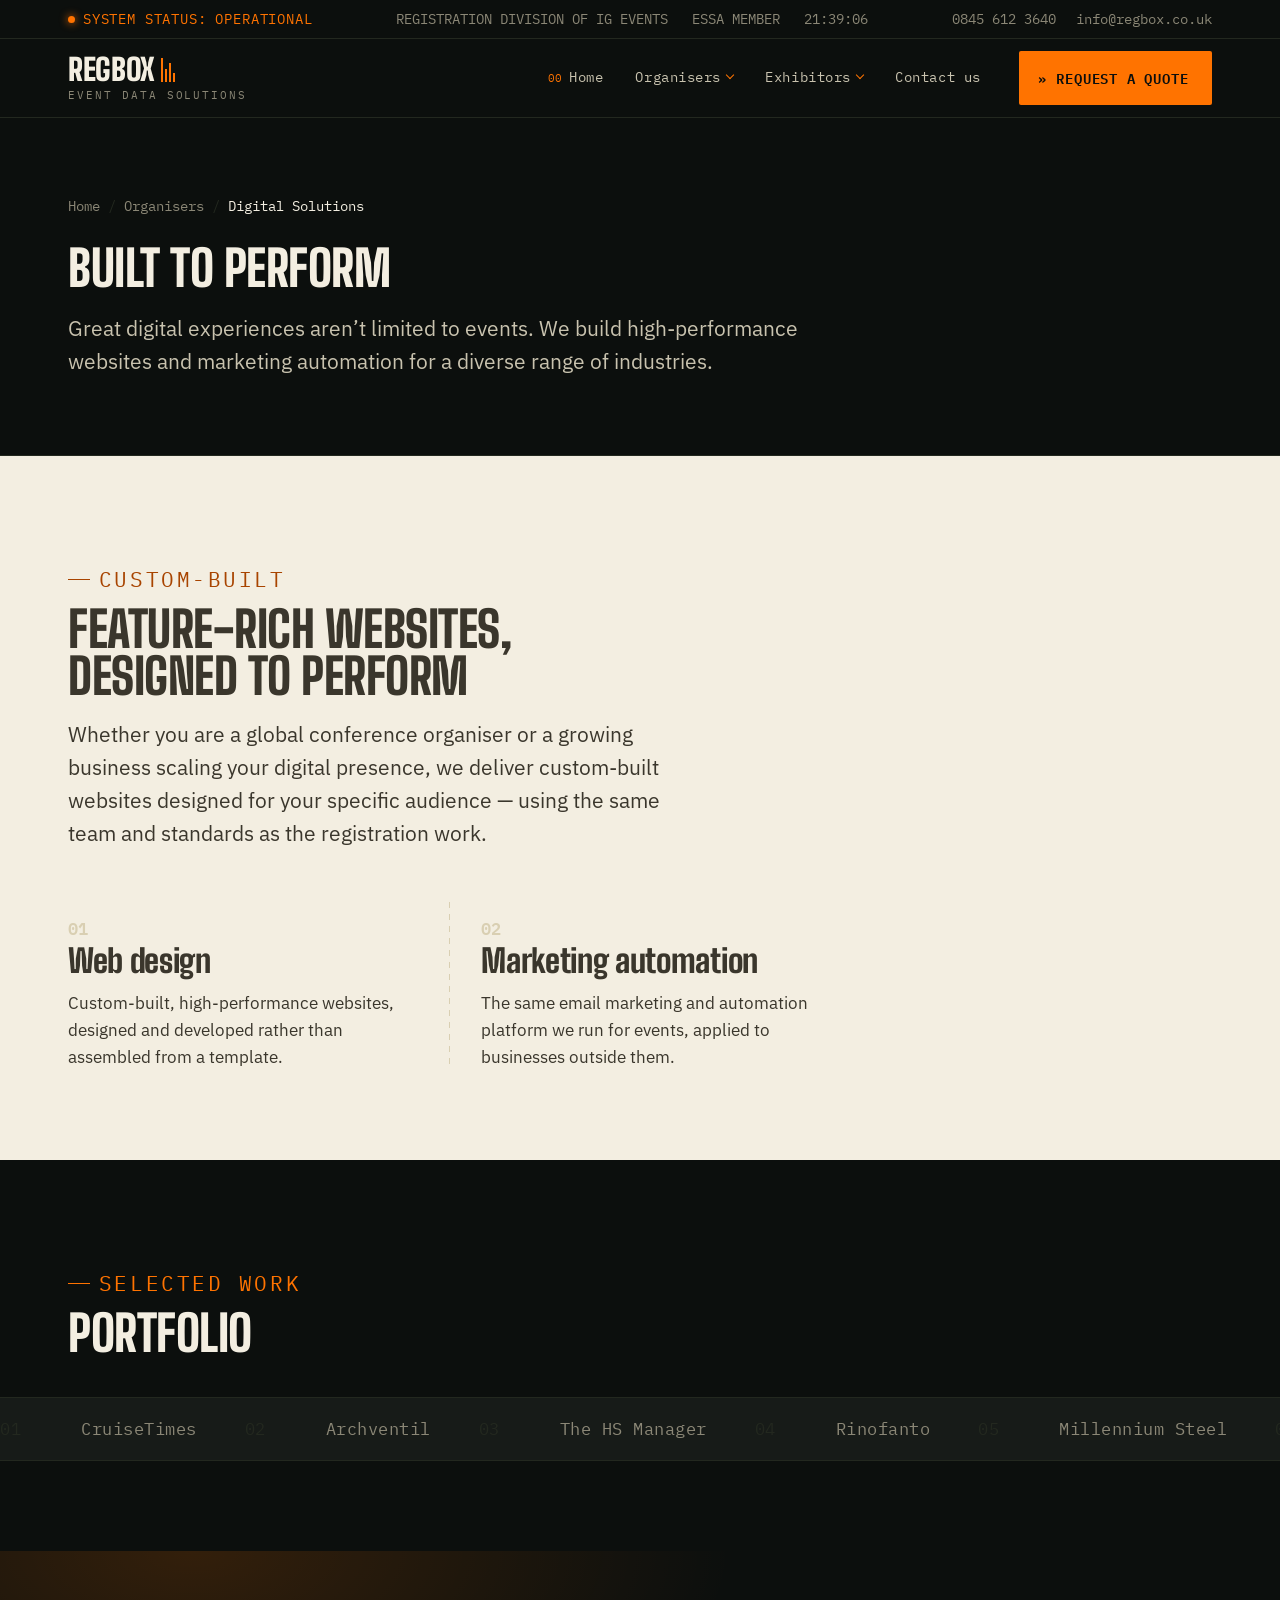
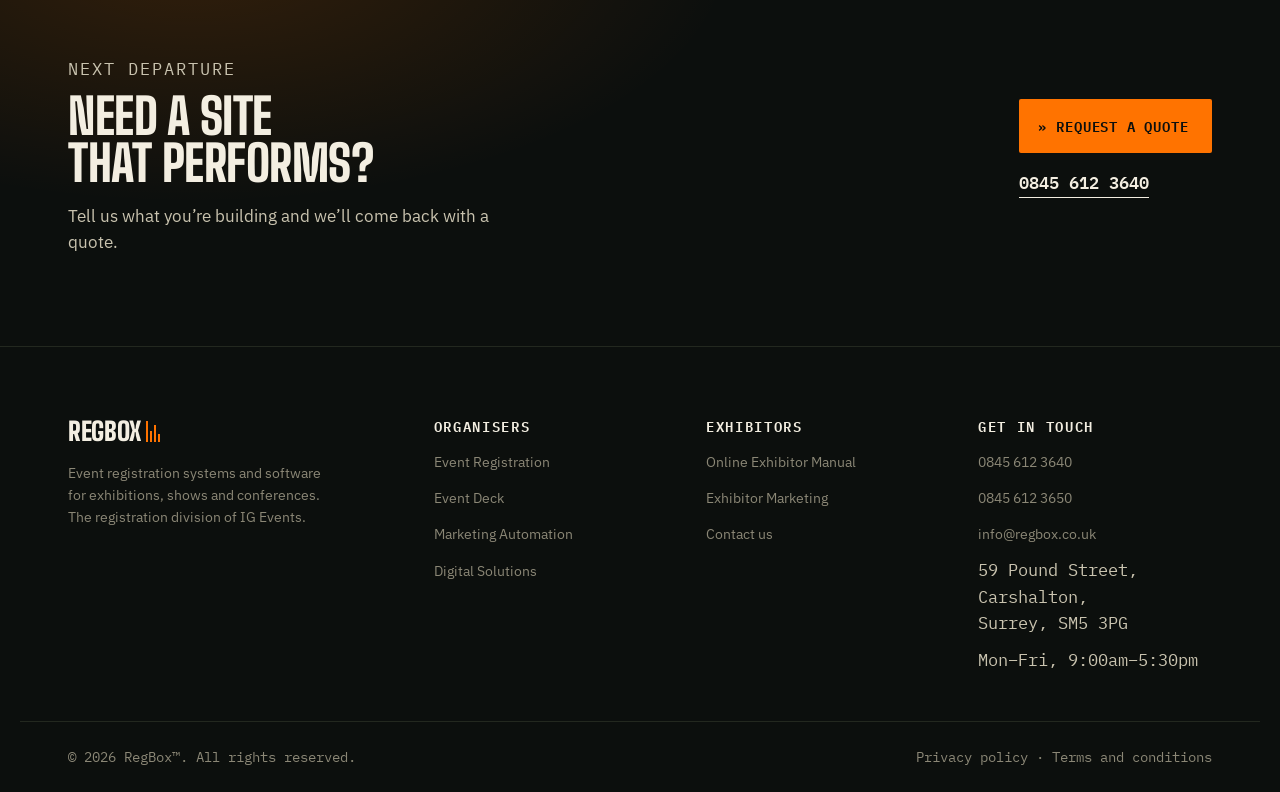
<file: digital-solutions/index.html>
<!doctype html>
<html lang="en-GB">
<head>
<meta charset="utf-8">
<meta name="viewport" content="width=device-width, initial-scale=1">
<title>Digital Solutions — RegBox</title>
<meta name="description" content="High-performance websites and marketing automation from RegBox, for global conference organisers and for growing businesses well beyond events.">
<link rel="canonical" href="https://www.regbox.co.uk/digital-solutions/">
<meta name="robots" content="index, follow">
<link rel="icon" href="data:image/svg+xml,%3Csvg xmlns='http://www.w3.org/2000/svg' viewBox='0 0 32 32'%3E%3Crect width='32' height='32' fill='%230C0F0D'/%3E%3Crect x='9' y='9' width='14' height='14' fill='%23FF7300'/%3E%3C/svg%3E">
<meta name="theme-color" content="#0C0F0D">

<meta property="og:type" content="website">
<meta property="og:site_name" content="RegBox">
<meta property="og:locale" content="en_GB">
<meta property="og:title" content="Digital Solutions — RegBox">
<meta property="og:description" content="High-performance websites and marketing automation from RegBox, for global conference organisers and for growing businesses well beyond events.">
<meta property="og:url" content="https://www.regbox.co.uk/digital-solutions/">
<meta name="twitter:card" content="summary">
<meta name="twitter:title" content="Digital Solutions — RegBox">
<meta name="twitter:description" content="High-performance websites and marketing automation from RegBox, for global conference organisers and for growing businesses well beyond events.">

<link rel="preconnect" href="https://fonts.googleapis.com">
<link rel="preconnect" href="https://fonts.gstatic.com" crossorigin>
<link href="https://fonts.googleapis.com/css2?family=Big+Shoulders:wght@500;700;800;900&family=IBM+Plex+Mono:wght@400;500;600&family=IBM+Plex+Sans:wght@400;500;600;700&display=swap" rel="stylesheet">
<script>document.documentElement.classList.add("js")</script>
<link rel="stylesheet" href="../assets/css/style.css?v=11">

<script type="application/ld+json">{"@context":"https://schema.org","@type":"Organization","name":"RegBox","alternateName":"RegBox™","url":"https://www.regbox.co.uk/","description":"Event registration systems, onsite badging, exhibitor manuals and event data solutions for UK exhibitions, shows and conferences.","telephone":"+44-845-612-3640","email":"info@regbox.co.uk","address":{"@type":"PostalAddress","streetAddress":"59 Pound Street","addressLocality":"Carshalton","addressRegion":"Surrey","postalCode":"SM5 3PG","addressCountry":"GB"},"parentOrganization":{"@type":"Organization","name":"IG Events"},"memberOf":{"@type":"Organization","name":"ESSA — Event Supplier and Services Association"}}</script>
<script type="application/ld+json">{"@context":"https://schema.org","@type":"BreadcrumbList","itemListElement":[{"@type":"ListItem","position":1,"name":"Home","item":"https://www.regbox.co.uk/"},{"@type":"ListItem","position":2,"name":"Organisers"},{"@type":"ListItem","position":3,"name":"Digital Solutions","item":"https://www.regbox.co.uk/digital-solutions/"}]}</script>
</head>
<body>

<a class="skip" href="#main">Skip to content</a>

<div class="manibar">
  <div class="wrap manibar__in">
    <p class="manibar__status"><span class="dot" aria-hidden="true"></span> SYSTEM STATUS: OPERATIONAL</p>
    <p class="manibar__mid">
      <span>REGISTRATION DIVISION OF IG EVENTS</span>
      <span>ESSA MEMBER</span>
      <span id="clock" class="mono" aria-label="Current time"></span>
    </p>
    <p class="manibar__links">
      <a href="tel:+448456123640">0845 612 3640</a>
      <a href="mailto:info@regbox.co.uk">info@regbox.co.uk</a>
    </p>
  </div>
</div>

<header class="site-head">
  <div class="wrap site-head__in">
    <a class="brand" href="../">
      <span class="brand__word">REGBOX<span class="bar" aria-hidden="true"><i></i><i></i><i></i><i></i></span></span>
      <span class="brand__tag">Event data solutions</span>
    </a>
    <input type="checkbox" id="navtoggle" class="navtoggle" hidden>
    <label for="navtoggle" class="burger" aria-label="Open menu"><span></span><span></span><span></span></label>
    <nav class="nav" aria-label="Primary">
      <div class="nav__head">
        <span class="brand__word">REGBOX<span class="bar" aria-hidden="true"><i></i><i></i><i></i><i></i></span></span>
        <label for="navtoggle" class="nav__close" aria-label="Close menu"><span></span><span></span></label>
      </div>
      <ul>
        <li><a href="../"><span class="no">00</span> Home</a></li>
        <li class="has-sub">
          <button type="button" class="nav__parent" aria-expanded="false">Organisers</button>
          <ul class="sub">
            <li><a href="../event-registration/">Event Registration</a></li>
            <li><a href="../event-deck/">Event Deck</a></li>
            <li><a href="../marketing-automation/">Marketing Automation</a></li>
            <li><a href="../digital-solutions/" aria-current="page">Digital Solutions</a></li>
          </ul>
        </li>
        <li class="has-sub">
          <button type="button" class="nav__parent" aria-expanded="false">Exhibitors</button>
          <ul class="sub">
            <li><a href="../online-exhibitor-manual/">Online Exhibitor Manual</a></li>
            <li><a href="../exhibitor-marketing/">Exhibitor Marketing</a></li>
          </ul>
        </li>
        <li><a href="../contact-us/">Contact us</a></li>
      </ul>
      <a class="btn btn--primary nav__cta" href="../contact-us/">Request a quote</a>
    </nav>
  </div>
</header>

<main id="main">

  <section class="phead">
    <div class="wrap">
      <ol class="crumbs">
        <li><a href="../">Home</a></li>
        <li>Organisers</li>
        <li aria-current="page">Digital Solutions</li>
      </ol>
      <h1>Built to Perform</h1>
      <p class="phead__lede">Great digital experiences aren’t limited to events. We build high-performance websites and marketing automation for a diverse range of industries.</p>
    </div>
  </section>

  <section class="section section--paper" id="how">
    <div class="wrap">
      <div class="section__head">
        <p class="section__eyebrow">Custom-built</p>
        <h2>Feature-rich websites, designed to perform</h2>
        <p class="prose">Whether you are a global conference organiser or a growing
           business scaling your digital presence, we deliver custom-built websites
           designed for your specific audience — using the same team and standards as the
           registration work.</p>
      </div>
      <div class="stubs">
        <article class="stub">
          <p class="stub__no mono">01</p>
          <h3>Web design</h3>
          <p>Custom-built, high-performance websites, designed and developed rather than
             assembled from a template.</p>
        </article>
        <article class="stub">
          <p class="stub__no mono">02</p>
          <h3>Marketing automation</h3>
          <p>The same email marketing and automation platform we run for events, applied
             to businesses outside them.</p>
        </article>
      </div>
    </div>
  </section>

  <section class="section section--ink" id="clients">
    <div class="wrap">
      <div class="section__head">
        <p class="section__eyebrow">Selected work</p>
        <h2>Portfolio</h2>
      </div>
    </div>
    <div class="cticker" style="margin-top: 2.5rem;">
      <ul class="cticker__in">
        <li><span class="n mono">01</span>CruiseTimes</li>
        <li><span class="n mono">02</span>Archventil</li>
        <li><span class="n mono">03</span>The HS Manager</li>
        <li><span class="n mono">04</span>Rinofanto</li>
        <li><span class="n mono">05</span>Millennium Steel</li>
        <li><span class="n mono">06</span>The Museums + Heritage Show</li>
        <li><span class="n mono">07</span>The Inspection Manager</li>
        <li><span class="n mono">08</span>The UK Concrete Show</li>
        <li><span class="n mono">09</span>Floodex</li>
        <li><span class="n mono">10</span>The Inventory Manager</li>
        <li><span class="n mono">11</span>Wines from Spain</li>
        <li><span class="n mono">12</span>The Ultimate Health Event</li>
        <li><span class="n mono">13</span>Short Stay Summit</li>
        <li><span class="n mono">14</span>SnackEx</li>
        <li><span class="n mono">15</span>The Bed Show</li>
        <!-- duplicated once so the marquee loop is seamless at translateX(-50%) -->
        <li aria-hidden="true"><span class="n mono">01</span>CruiseTimes</li>
        <li aria-hidden="true"><span class="n mono">02</span>Archventil</li>
        <li aria-hidden="true"><span class="n mono">03</span>The HS Manager</li>
        <li aria-hidden="true"><span class="n mono">04</span>Rinofanto</li>
        <li aria-hidden="true"><span class="n mono">05</span>Millennium Steel</li>
        <li aria-hidden="true"><span class="n mono">06</span>The Museums + Heritage Show</li>
        <li aria-hidden="true"><span class="n mono">07</span>The Inspection Manager</li>
        <li aria-hidden="true"><span class="n mono">08</span>The UK Concrete Show</li>
        <li aria-hidden="true"><span class="n mono">09</span>Floodex</li>
        <li aria-hidden="true"><span class="n mono">10</span>The Inventory Manager</li>
        <li aria-hidden="true"><span class="n mono">11</span>Wines from Spain</li>
        <li aria-hidden="true"><span class="n mono">12</span>The Ultimate Health Event</li>
        <li aria-hidden="true"><span class="n mono">13</span>Short Stay Summit</li>
        <li aria-hidden="true"><span class="n mono">14</span>SnackEx</li>
        <li aria-hidden="true"><span class="n mono">15</span>The Bed Show</li>
      </ul>
    </div>
  </section>

  <section class="final">
    <div class="wrap final__in">
      <div>
        <p class="final__eyebrow mono">Next departure</p>
        <h2>Need a site that performs?</h2>
        <p>Tell us what you’re building and we’ll come back with a quote.</p>
      </div>
      <div class="final__actions">
        <a class="btn btn--primary" href="../contact-us/">Request a quote</a>
        <a class="tel" href="tel:+448456123640" style="color: var(--paper);">0845 612 3640</a>
      </div>
    </div>
  </section>

</main>

<footer class="foot">
  <div class="wrap foot__in">
    <div class="foot__brand">
      <a class="brand" href="../"><span class="brand__word">REGBOX<span class="bar" aria-hidden="true"><i></i><i></i><i></i><i></i></span></span></a>
      <p>Event registration systems and software for exhibitions, shows and
         conferences. The registration division of IG&nbsp;Events.</p>
    </div>
    <nav class="foot__nav" aria-label="Organisers">
      <h2>Organisers</h2>
      <ul>
        <li><a href="../event-registration/">Event Registration</a></li>
        <li><a href="../event-deck/">Event Deck</a></li>
        <li><a href="../marketing-automation/">Marketing Automation</a></li>
        <li><a href="../digital-solutions/">Digital Solutions</a></li>
      </ul>
    </nav>
    <nav class="foot__nav" aria-label="Exhibitors">
      <h2>Exhibitors</h2>
      <ul>
        <li><a href="../online-exhibitor-manual/">Online Exhibitor Manual</a></li>
        <li><a href="../exhibitor-marketing/">Exhibitor Marketing</a></li>
        <li><a href="../contact-us/">Contact us</a></li>
      </ul>
    </nav>
    <div class="foot__contact">
      <h2>Get in touch</h2>
      <ul>
        <li><a href="tel:+448456123640">0845 612 3640</a></li>
        <li><a href="tel:+448456123650">0845 612 3650</a></li>
        <li><a href="mailto:info@regbox.co.uk">info@regbox.co.uk</a></li>
        <li class="mono">59 Pound Street, Carshalton,<br>Surrey, SM5 3PG</li>
        <li class="mono">Mon–Fri, 9:00am–5:30pm</li>
      </ul>
    </div>
  </div>
  <div class="wrap foot__legal">
    <p>&copy; <span id="yr">2026</span> RegBox™. All rights reserved.</p>
    <p><a href="../privacy-policy/">Privacy policy</a> · <a href="../tos/">Terms and conditions</a></p>
  </div>
</footer>

<script src="../assets/js/site.js?v=11" defer></script>
</body>
</html>
</file>
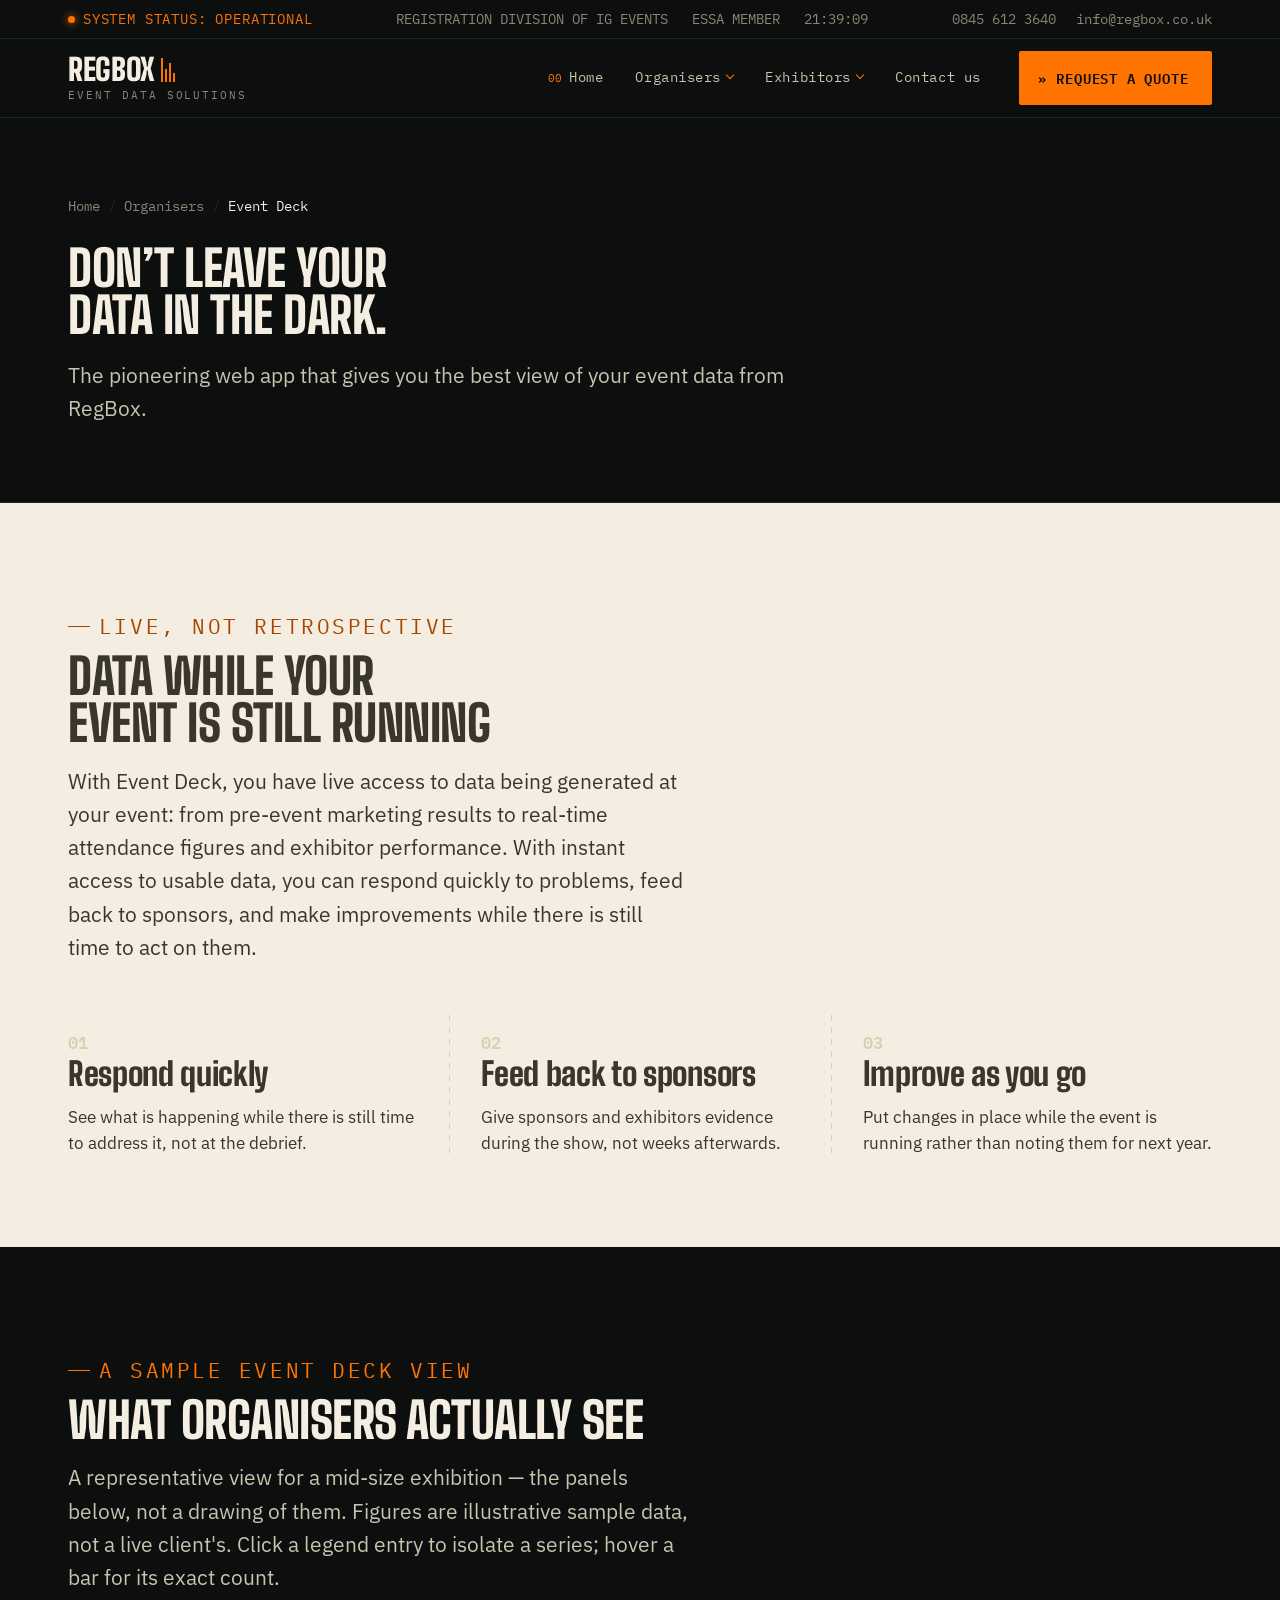
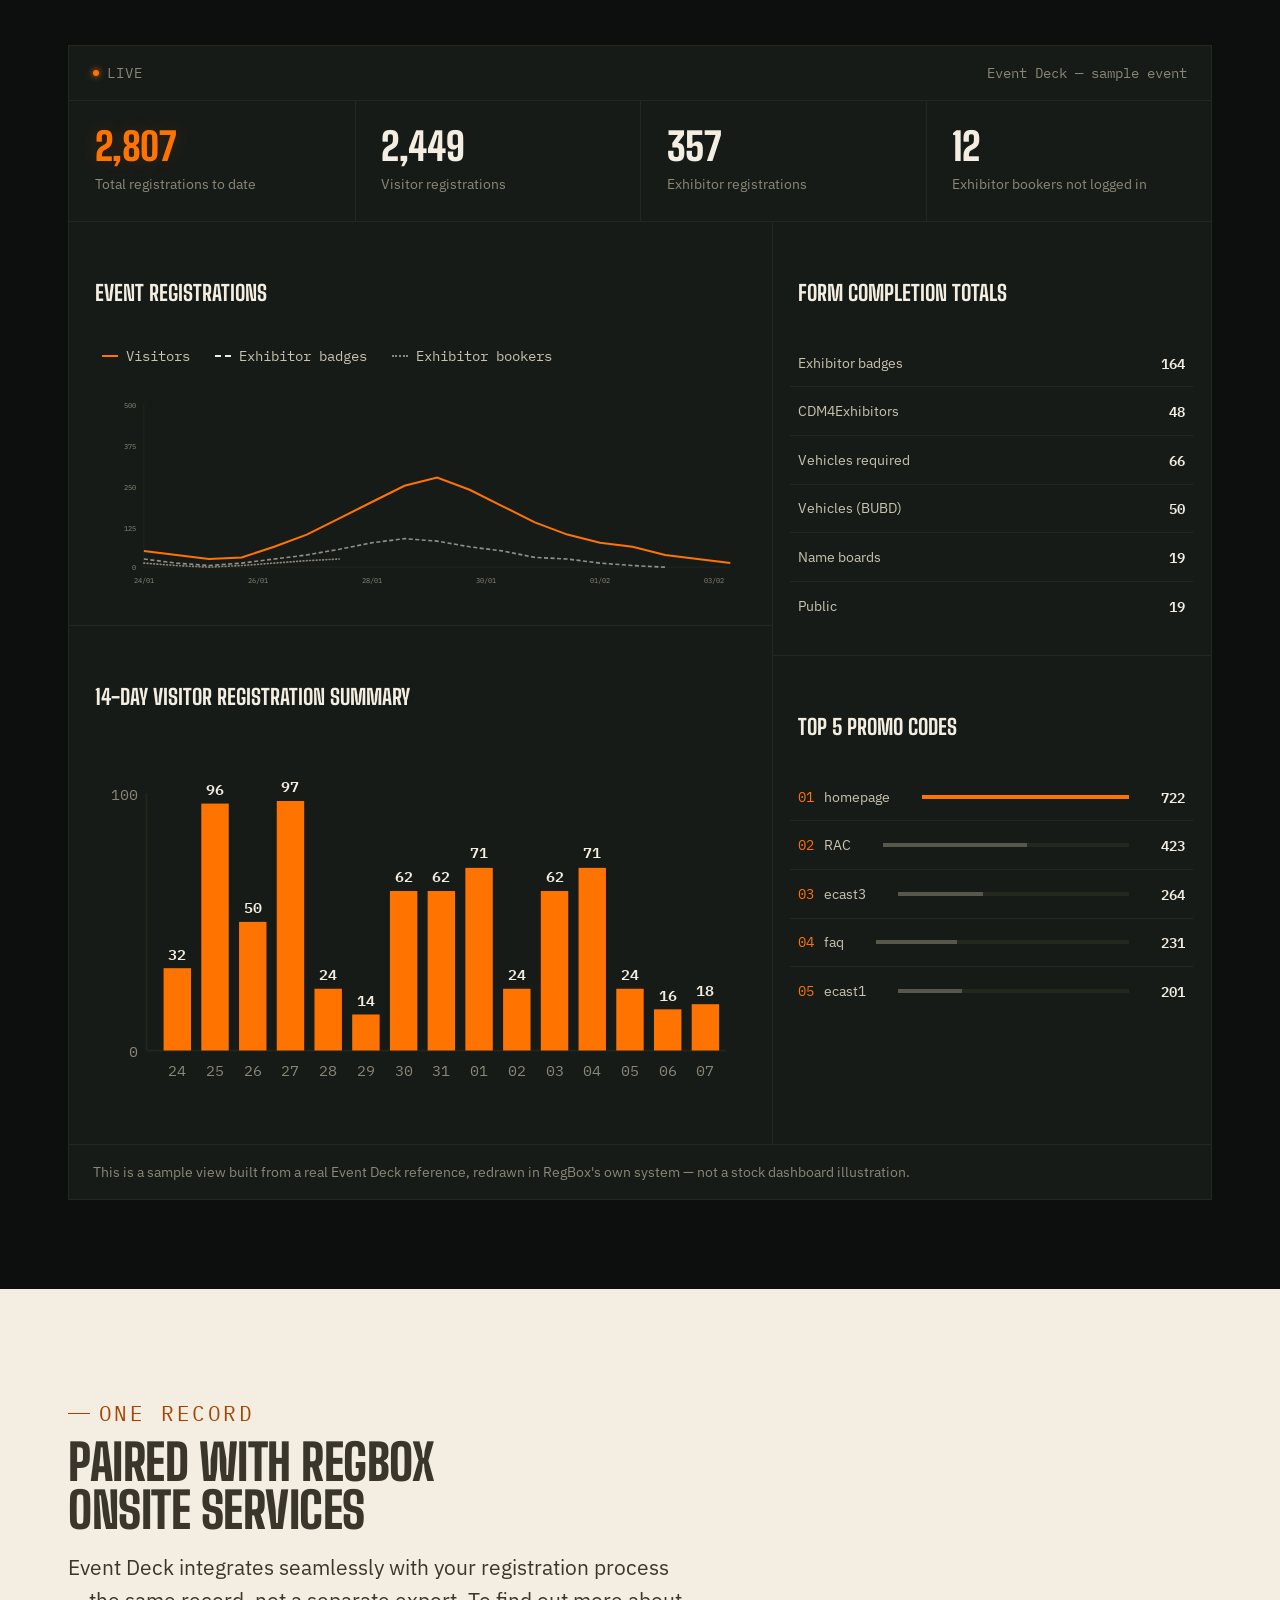
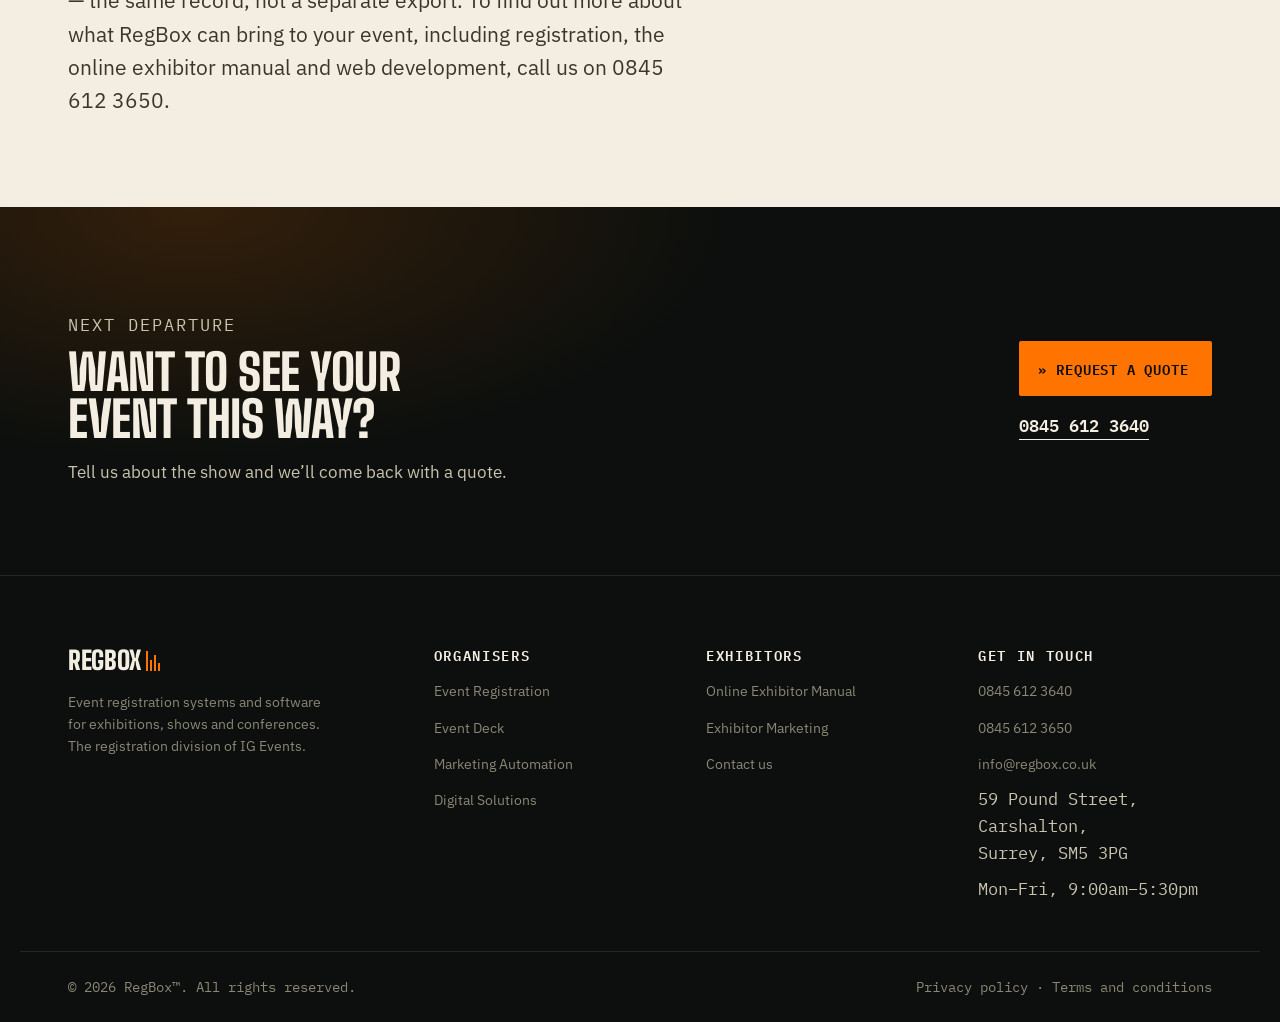
<file: event-deck/index.html>
<!doctype html>
<html lang="en-GB">
<head>
<meta charset="utf-8">
<meta name="viewport" content="width=device-width, initial-scale=1">
<title>Event Deck — RegBox</title>
<meta name="description" content="Event Deck is the RegBox web app giving live access to your event data — from pre-event marketing results through to real-time attendance and exhibitor performance.">
<link rel="canonical" href="https://www.regbox.co.uk/event-deck/">
<meta name="robots" content="index, follow">
<link rel="icon" href="data:image/svg+xml,%3Csvg xmlns='http://www.w3.org/2000/svg' viewBox='0 0 32 32'%3E%3Crect width='32' height='32' fill='%230C0F0D'/%3E%3Crect x='9' y='9' width='14' height='14' fill='%23FF7300'/%3E%3C/svg%3E">
<meta name="theme-color" content="#0C0F0D">

<meta property="og:type" content="website">
<meta property="og:site_name" content="RegBox">
<meta property="og:locale" content="en_GB">
<meta property="og:title" content="Event Deck — RegBox">
<meta property="og:description" content="Event Deck is the RegBox web app giving live access to your event data — from pre-event marketing results through to real-time attendance and exhibitor performance.">
<meta property="og:url" content="https://www.regbox.co.uk/event-deck/">
<meta name="twitter:card" content="summary">
<meta name="twitter:title" content="Event Deck — RegBox">
<meta name="twitter:description" content="Event Deck is the RegBox web app giving live access to your event data — from pre-event marketing results through to real-time attendance and exhibitor performance.">

<link rel="preconnect" href="https://fonts.googleapis.com">
<link rel="preconnect" href="https://fonts.gstatic.com" crossorigin>
<link href="https://fonts.googleapis.com/css2?family=Big+Shoulders:wght@500;700;800;900&family=IBM+Plex+Mono:wght@400;500;600&family=IBM+Plex+Sans:wght@400;500;600;700&display=swap" rel="stylesheet">
<script>document.documentElement.classList.add("js")</script>
<link rel="stylesheet" href="../assets/css/style.css?v=11">

<script type="application/ld+json">{"@context":"https://schema.org","@type":"Organization","name":"RegBox","alternateName":"RegBox™","url":"https://www.regbox.co.uk/","description":"Event registration systems, onsite badging, exhibitor manuals and event data solutions for UK exhibitions, shows and conferences.","telephone":"+44-845-612-3640","email":"info@regbox.co.uk","address":{"@type":"PostalAddress","streetAddress":"59 Pound Street","addressLocality":"Carshalton","addressRegion":"Surrey","postalCode":"SM5 3PG","addressCountry":"GB"},"parentOrganization":{"@type":"Organization","name":"IG Events"},"memberOf":{"@type":"Organization","name":"ESSA — Event Supplier and Services Association"}}</script>
<script type="application/ld+json">{"@context":"https://schema.org","@type":"BreadcrumbList","itemListElement":[{"@type":"ListItem","position":1,"name":"Home","item":"https://www.regbox.co.uk/"},{"@type":"ListItem","position":2,"name":"Organisers"},{"@type":"ListItem","position":3,"name":"Event Deck","item":"https://www.regbox.co.uk/event-deck/"}]}</script>
</head>
<body>

<a class="skip" href="#main">Skip to content</a>

<div class="manibar">
  <div class="wrap manibar__in">
    <p class="manibar__status"><span class="dot" aria-hidden="true"></span> SYSTEM STATUS: OPERATIONAL</p>
    <p class="manibar__mid">
      <span>REGISTRATION DIVISION OF IG EVENTS</span>
      <span>ESSA MEMBER</span>
      <span id="clock" class="mono" aria-label="Current time"></span>
    </p>
    <p class="manibar__links">
      <a href="tel:+448456123640">0845 612 3640</a>
      <a href="mailto:info@regbox.co.uk">info@regbox.co.uk</a>
    </p>
  </div>
</div>

<header class="site-head">
  <div class="wrap site-head__in">
    <a class="brand" href="../">
      <span class="brand__word">REGBOX<span class="bar" aria-hidden="true"><i></i><i></i><i></i><i></i></span></span>
      <span class="brand__tag">Event data solutions</span>
    </a>
    <input type="checkbox" id="navtoggle" class="navtoggle" hidden>
    <label for="navtoggle" class="burger" aria-label="Open menu"><span></span><span></span><span></span></label>
    <nav class="nav" aria-label="Primary">
      <div class="nav__head">
        <span class="brand__word">REGBOX<span class="bar" aria-hidden="true"><i></i><i></i><i></i><i></i></span></span>
        <label for="navtoggle" class="nav__close" aria-label="Close menu"><span></span><span></span></label>
      </div>
      <ul>
        <li><a href="../"><span class="no">00</span> Home</a></li>
        <li class="has-sub">
          <button type="button" class="nav__parent" aria-expanded="false">Organisers</button>
          <ul class="sub">
            <li><a href="../event-registration/">Event Registration</a></li>
            <li><a href="../event-deck/" aria-current="page">Event Deck</a></li>
            <li><a href="../marketing-automation/">Marketing Automation</a></li>
            <li><a href="../digital-solutions/">Digital Solutions</a></li>
          </ul>
        </li>
        <li class="has-sub">
          <button type="button" class="nav__parent" aria-expanded="false">Exhibitors</button>
          <ul class="sub">
            <li><a href="../online-exhibitor-manual/">Online Exhibitor Manual</a></li>
            <li><a href="../exhibitor-marketing/">Exhibitor Marketing</a></li>
          </ul>
        </li>
        <li><a href="../contact-us/">Contact us</a></li>
      </ul>
      <a class="btn btn--primary nav__cta" href="../contact-us/">Request a quote</a>
    </nav>
  </div>
</header>

<main id="main">

  <section class="phead">
    <div class="wrap">
      <ol class="crumbs">
        <li><a href="../">Home</a></li>
        <li>Organisers</li>
        <li aria-current="page">Event Deck</li>
      </ol>
      <h1>Don’t leave your data in the dark.</h1>
      <p class="phead__lede">The pioneering web app that gives you the best view of your event data from RegBox.</p>
    </div>
  </section>

  <section class="section section--paper" id="how">
    <div class="wrap">
      <div class="section__head">
        <p class="section__eyebrow">Live, not retrospective</p>
        <h2>Data while your event is still running</h2>
        <p class="prose">With Event Deck, you have live access to data being generated at your
           event: from pre-event marketing results to real-time attendance figures and
           exhibitor performance. With instant access to usable data, you can respond
           quickly to problems, feed back to sponsors, and make improvements while there is
           still time to act on them.</p>
      </div>
      <div class="stubs">
        <article class="stub">
          <p class="stub__no mono">01</p>
          <h3>Respond quickly</h3>
          <p>See what is happening while there is still time to address it, not at the
             debrief.</p>
        </article>
        <article class="stub">
          <p class="stub__no mono">02</p>
          <h3>Feed back to sponsors</h3>
          <p>Give sponsors and exhibitors evidence during the show, not weeks afterwards.</p>
        </article>
        <article class="stub">
          <p class="stub__no mono">03</p>
          <h3>Improve as you go</h3>
          <p>Put changes in place while the event is running rather than noting them for
             next year.</p>
        </article>
      </div>
    </div>
  </section>

  <section class="section section--ink" id="sample">
    <div class="wrap">
      <div class="section__head">
        <p class="section__eyebrow">A sample Event Deck view</p>
        <h2>What organisers actually see</h2>
        <p>A representative view for a mid-size exhibition — the panels below, not a
           drawing of them. Figures are illustrative sample data, not a live client's.
           Click a legend entry to isolate a series; hover a bar for its exact count.</p>
      </div>

      <div class="deck">
        <div class="deck__bar">
          <span class="lbl"><span class="dot" aria-hidden="true"></span>Live</span>
          <span class="id mono">Event Deck — sample event</span>
        </div>

        <div class="deck__kpis">
          <div class="deck__kpi is-accent">
            <p class="v" data-count-to="2808" data-format="comma">0</p>
            <p class="l">Total registrations to date</p>
          </div>
          <div class="deck__kpi">
            <p class="v" data-count-to="2451" data-format="comma">0</p>
            <p class="l">Visitor registrations</p>
          </div>
          <div class="deck__kpi">
            <p class="v" data-count-to="357">0</p>
            <p class="l">Exhibitor registrations</p>
          </div>
          <div class="deck__kpi">
            <p class="v" data-count-to="12">0</p>
            <p class="l">Exhibitor bookers not logged in</p>
          </div>
        </div>

        <div class="deck__panels">
          <div class="deck__col">
            <div class="deck__panel">
              <h4>Event registrations</h4>
              <p class="sub">Rolling trend, 24 Jan – 03 Feb</p>
              <div class="deck__legend">
                <button type="button" class="s1" aria-pressed="true" data-series="s1"><i aria-hidden="true"></i>Visitors</button>
                <button type="button" class="s2" aria-pressed="true" data-series="s2"><i aria-hidden="true"></i>Exhibitor badges</button>
                <button type="button" class="s3" aria-pressed="true" data-series="s3"><i aria-hidden="true"></i>Exhibitor bookers</button>
              </div>
              <div class="deck__chart-wrap">
                <svg class="deck__chart" viewBox="0 0 800 250" role="img" aria-label="Line chart: visitor registrations rise through late January to a peak around 30 January, then taper toward early February; exhibitor badges and exhibitor bookers stay comparatively flat across the same period.">
                  <line class="axis" x1="60" y1="20" x2="60" y2="220" />
                  <line class="axis" x1="60" y1="220" x2="780" y2="220" />
                  <text x="50" y="224" text-anchor="end">0</text>
                  <text x="50" y="175" text-anchor="end">125</text>
                  <text x="50" y="125" text-anchor="end">250</text>
                  <text x="50" y="75" text-anchor="end">375</text>
                  <text x="50" y="25" text-anchor="end">500</text>
                  <text class="day-label" x="60" y="240">24/01</text>
                  <text class="day-label" x="200" y="240">26/01</text>
                  <text class="day-label" x="340" y="240">28/01</text>
                  <text class="day-label" x="480" y="240">30/01</text>
                  <text class="day-label" x="620" y="240">01/02</text>
                  <text class="day-label" x="760" y="240">03/02</text>
                  <path class="s3" fill="none" stroke-width="2" d="M 60,215 L 100,218 L 140,220 L 180,218 L 220,215 L 260,212 L 300,210" />
                  <path class="s2" fill="none" stroke-width="2" d="M 60,210 L 100,215 L 140,218 L 180,215 L 220,210 L 260,205 L 300,198 L 340,190 L 380,185 L 420,188 L 460,195 L 500,200 L 540,208 L 580,210 L 620,215 L 660,218 L 700,220" />
                  <path class="s1" fill="none" stroke-width="2.5" d="M 60,200 L 100,205 L 140,210 L 180,208 L 220,195 L 260,180 L 300,160 L 340,140 L 380,120 L 420,110 L 460,125 L 500,145 L 540,165 L 580,180 L 620,190 L 660,195 L 700,205 L 740,210 L 780,215" />
                </svg>
              </div>
            </div>

            <div class="deck__panel">
              <h4>14-day visitor registration summary</h4>
              <p class="sub">Daily count, 24 Jan – 07 Feb</p>
              <div class="deck__chart-wrap">
                <svg class="deck__chart" viewBox="0 0 380 205" role="img" aria-label="Bar chart, daily visitor registrations 24 January to 7 February: 32, 96, 50, 97, 24, 14, 62, 62, 71, 24, 62, 71, 24, 16, 18 — two peaks around 25 and 27 January, tapering toward early February.">
                  <line class="axis" x1="30" y1="20" x2="30" y2="170" />
                  <line class="axis" x1="30" y1="170" x2="368" y2="170" />
                  <text x="25" y="174" text-anchor="end">0</text>
                  <text x="25" y="24" text-anchor="end">100</text>
                  <rect class="bar" x="40" y="122.0" width="16" height="48.0"><title>24 January — 32 registrations</title></rect><text class="bar-label" x="48" y="117">32</text><text class="day-label" x="48" y="185">24</text>
                  <rect class="bar" x="62" y="26.0" width="16" height="144.0"><title>25 January — 96 registrations</title></rect><text class="bar-label" x="70" y="21">96</text><text class="day-label" x="70" y="185">25</text>
                  <rect class="bar" x="84" y="95.0" width="16" height="75.0"><title>26 January — 50 registrations</title></rect><text class="bar-label" x="92" y="90">50</text><text class="day-label" x="92" y="185">26</text>
                  <rect class="bar" x="106" y="24.5" width="16" height="145.5"><title>27 January — 97 registrations</title></rect><text class="bar-label" x="114" y="19">97</text><text class="day-label" x="114" y="185">27</text>
                  <rect class="bar" x="128" y="134.0" width="16" height="36.0"><title>28 January — 24 registrations</title></rect><text class="bar-label" x="136" y="129">24</text><text class="day-label" x="136" y="185">28</text>
                  <rect class="bar" x="150" y="149.0" width="16" height="21.0"><title>29 January — 14 registrations</title></rect><text class="bar-label" x="158" y="144">14</text><text class="day-label" x="158" y="185">29</text>
                  <rect class="bar" x="172" y="77.0" width="16" height="93.0"><title>30 January — 62 registrations</title></rect><text class="bar-label" x="180" y="72">62</text><text class="day-label" x="180" y="185">30</text>
                  <rect class="bar" x="194" y="77.0" width="16" height="93.0"><title>31 January — 62 registrations</title></rect><text class="bar-label" x="202" y="72">62</text><text class="day-label" x="202" y="185">31</text>
                  <rect class="bar" x="216" y="63.5" width="16" height="106.5"><title>1 February — 71 registrations</title></rect><text class="bar-label" x="224" y="58">71</text><text class="day-label" x="224" y="185">01</text>
                  <rect class="bar" x="238" y="134.0" width="16" height="36.0"><title>2 February — 24 registrations</title></rect><text class="bar-label" x="246" y="129">24</text><text class="day-label" x="246" y="185">02</text>
                  <rect class="bar" x="260" y="77.0" width="16" height="93.0"><title>3 February — 62 registrations</title></rect><text class="bar-label" x="268" y="72">62</text><text class="day-label" x="268" y="185">03</text>
                  <rect class="bar" x="282" y="63.5" width="16" height="106.5"><title>4 February — 71 registrations</title></rect><text class="bar-label" x="290" y="58">71</text><text class="day-label" x="290" y="185">04</text>
                  <rect class="bar" x="304" y="134.0" width="16" height="36.0"><title>5 February — 24 registrations</title></rect><text class="bar-label" x="312" y="129">24</text><text class="day-label" x="312" y="185">05</text>
                  <rect class="bar" x="326" y="146.0" width="16" height="24.0"><title>6 February — 16 registrations</title></rect><text class="bar-label" x="334" y="141">16</text><text class="day-label" x="334" y="185">06</text>
                  <rect class="bar" x="348" y="143.0" width="16" height="27.0"><title>7 February — 18 registrations</title></rect><text class="bar-label" x="356" y="138">18</text><text class="day-label" x="356" y="185">07</text>
                </svg>
              </div>
            </div>
          </div>

          <div class="deck__col">
            <div class="deck__panel">
              <h4>Form completion totals</h4>
              <p class="sub">Ancillary forms, this event</p>
              <div class="deck__list">
                <div class="deck__row"><span class="name">Exhibitor badges</span><span class="val mono">164</span></div>
                <div class="deck__row"><span class="name">CDM4Exhibitors</span><span class="val mono">48</span></div>
                <div class="deck__row"><span class="name">Vehicles required</span><span class="val mono">66</span></div>
                <div class="deck__row"><span class="name">Vehicles (BUBD)</span><span class="val mono">50</span></div>
                <div class="deck__row"><span class="name">Name boards</span><span class="val mono">19</span></div>
                <div class="deck__row"><span class="name">Public</span><span class="val mono">19</span></div>
              </div>
            </div>

            <div class="deck__panel">
              <h4>Top 5 promo codes</h4>
              <p class="sub">By registrations attributed</p>
              <div class="deck__list">
                <div class="deck__row"><span class="name"><span class="rank mono">01</span>homepage</span><span class="track" aria-hidden="true"><span class="fill" style="width:100%"></span></span><span class="val mono">722</span></div>
                <div class="deck__row is-muted"><span class="name"><span class="rank mono">02</span>RAC</span><span class="track" aria-hidden="true"><span class="fill" style="width:58.6%"></span></span><span class="val mono">423</span></div>
                <div class="deck__row is-muted"><span class="name"><span class="rank mono">03</span>ecast3</span><span class="track" aria-hidden="true"><span class="fill" style="width:36.6%"></span></span><span class="val mono">264</span></div>
                <div class="deck__row is-muted"><span class="name"><span class="rank mono">04</span>faq</span><span class="track" aria-hidden="true"><span class="fill" style="width:32%"></span></span><span class="val mono">231</span></div>
                <div class="deck__row is-muted"><span class="name"><span class="rank mono">05</span>ecast1</span><span class="track" aria-hidden="true"><span class="fill" style="width:27.8%"></span></span><span class="val mono">201</span></div>
              </div>
            </div>
          </div>
        </div>

        <p class="deck__note" style="padding: 1rem 1.5rem; border-top: 1px solid var(--ink-3); font-size: var(--step--1); color: var(--muted-on-ink);">This is a
           sample view built from a real Event Deck reference, redrawn in RegBox's own
           system — not a stock dashboard illustration.</p>
      </div>
    </div>
  </section>

  <section class="section section--paper">
    <div class="wrap">
      <div class="section__head">
        <p class="section__eyebrow">One record</p>
        <h2>Paired with RegBox onsite services</h2>
        <p class="prose">Event Deck integrates seamlessly with your registration process —
           the same record, not a separate export. To find out more about what RegBox can
           bring to your event, including registration, the online exhibitor manual and web
           development, call us on 0845 612 3650.</p>
      </div>
    </div>
  </section>

  <section class="final">
    <div class="wrap final__in">
      <div>
        <p class="final__eyebrow mono">Next departure</p>
        <h2>Want to see your event this way?</h2>
        <p>Tell us about the show and we’ll come back with a quote.</p>
      </div>
      <div class="final__actions">
        <a class="btn btn--primary" href="../contact-us/">Request a quote</a>
        <a class="tel" href="tel:+448456123640" style="color: var(--paper);">0845 612 3640</a>
      </div>
    </div>
  </section>

</main>

<footer class="foot">
  <div class="wrap foot__in">
    <div class="foot__brand">
      <a class="brand" href="../"><span class="brand__word">REGBOX<span class="bar" aria-hidden="true"><i></i><i></i><i></i><i></i></span></span></a>
      <p>Event registration systems and software for exhibitions, shows and
         conferences. The registration division of IG&nbsp;Events.</p>
    </div>
    <nav class="foot__nav" aria-label="Organisers">
      <h2>Organisers</h2>
      <ul>
        <li><a href="../event-registration/">Event Registration</a></li>
        <li><a href="../event-deck/">Event Deck</a></li>
        <li><a href="../marketing-automation/">Marketing Automation</a></li>
        <li><a href="../digital-solutions/">Digital Solutions</a></li>
      </ul>
    </nav>
    <nav class="foot__nav" aria-label="Exhibitors">
      <h2>Exhibitors</h2>
      <ul>
        <li><a href="../online-exhibitor-manual/">Online Exhibitor Manual</a></li>
        <li><a href="../exhibitor-marketing/">Exhibitor Marketing</a></li>
        <li><a href="../contact-us/">Contact us</a></li>
      </ul>
    </nav>
    <div class="foot__contact">
      <h2>Get in touch</h2>
      <ul>
        <li><a href="tel:+448456123640">0845 612 3640</a></li>
        <li><a href="tel:+448456123650">0845 612 3650</a></li>
        <li><a href="mailto:info@regbox.co.uk">info@regbox.co.uk</a></li>
        <li class="mono">59 Pound Street, Carshalton,<br>Surrey, SM5 3PG</li>
        <li class="mono">Mon–Fri, 9:00am–5:30pm</li>
      </ul>
    </div>
  </div>
  <div class="wrap foot__legal">
    <p>&copy; <span id="yr">2026</span> RegBox™. All rights reserved.</p>
    <p><a href="../privacy-policy/">Privacy policy</a> · <a href="../tos/">Terms and conditions</a></p>
  </div>
</footer>

<script src="../assets/js/site.js?v=11" defer></script>
</body>
</html>
</file>
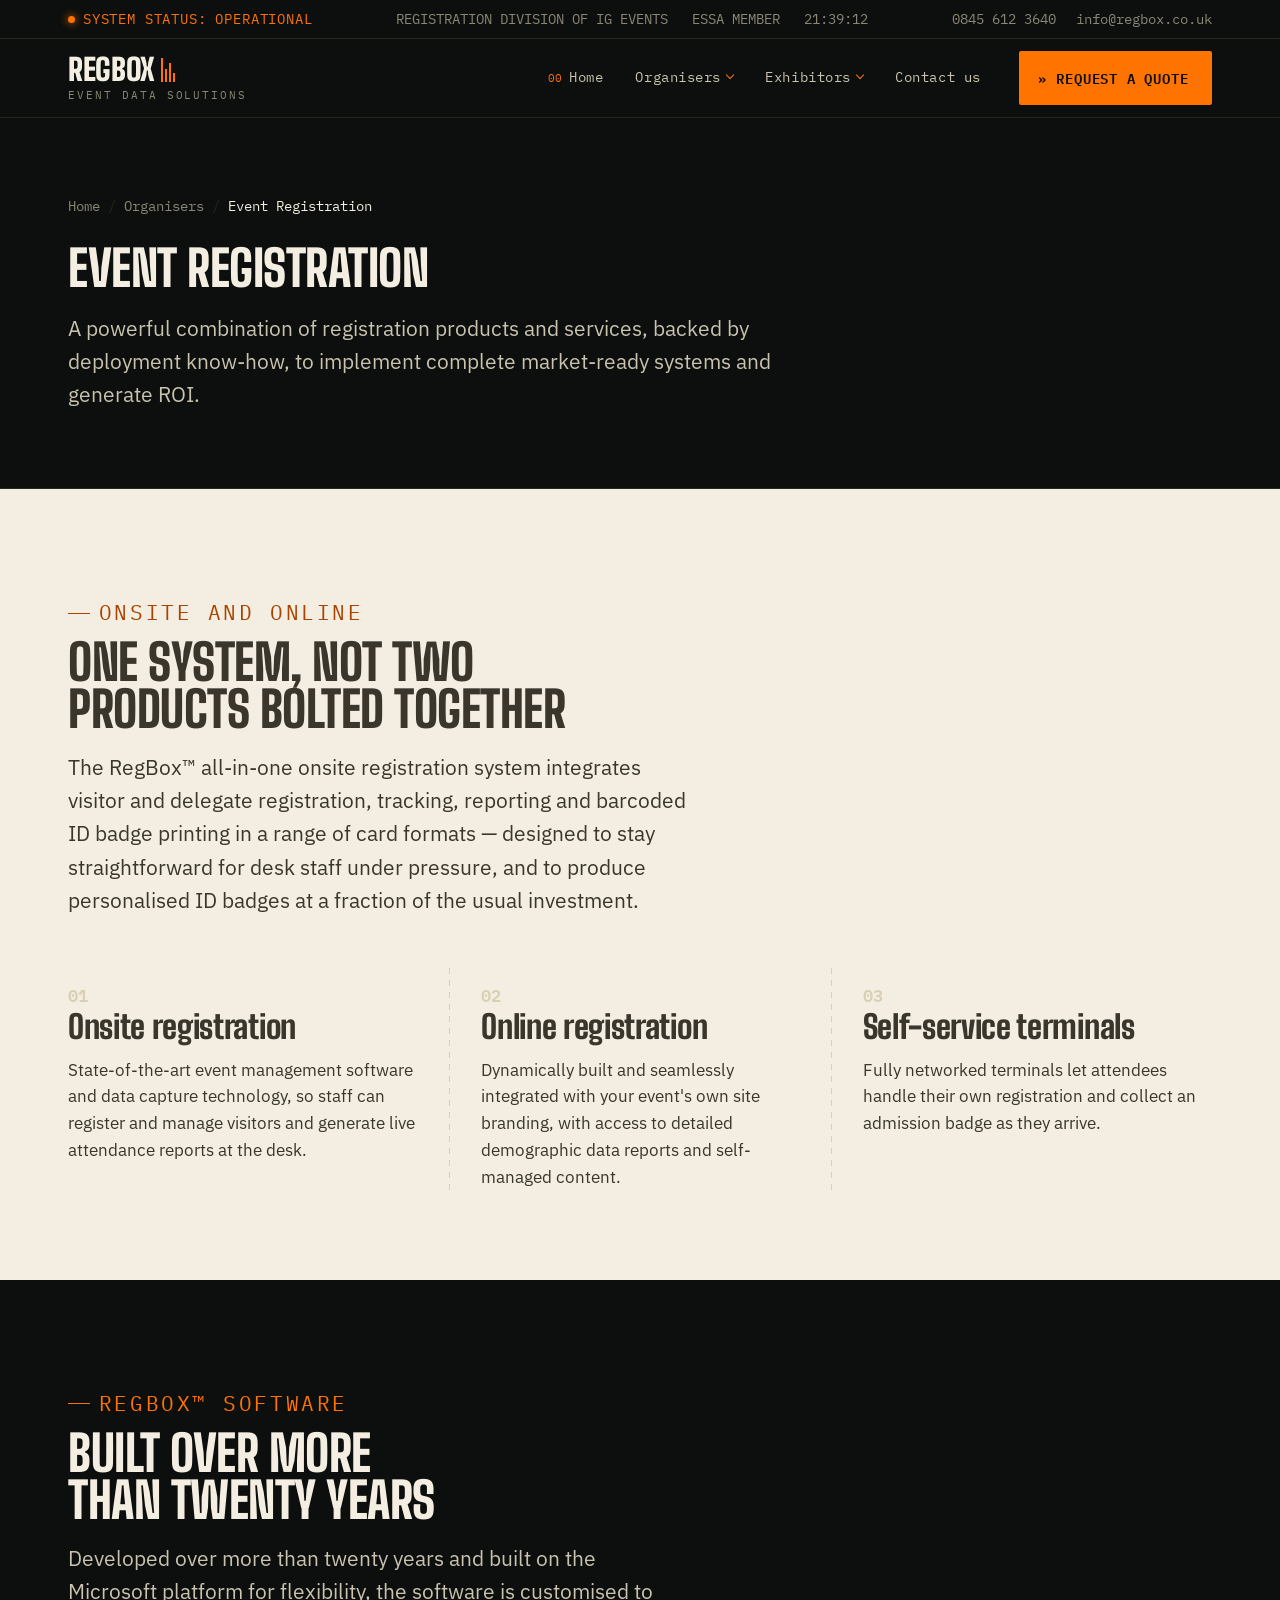
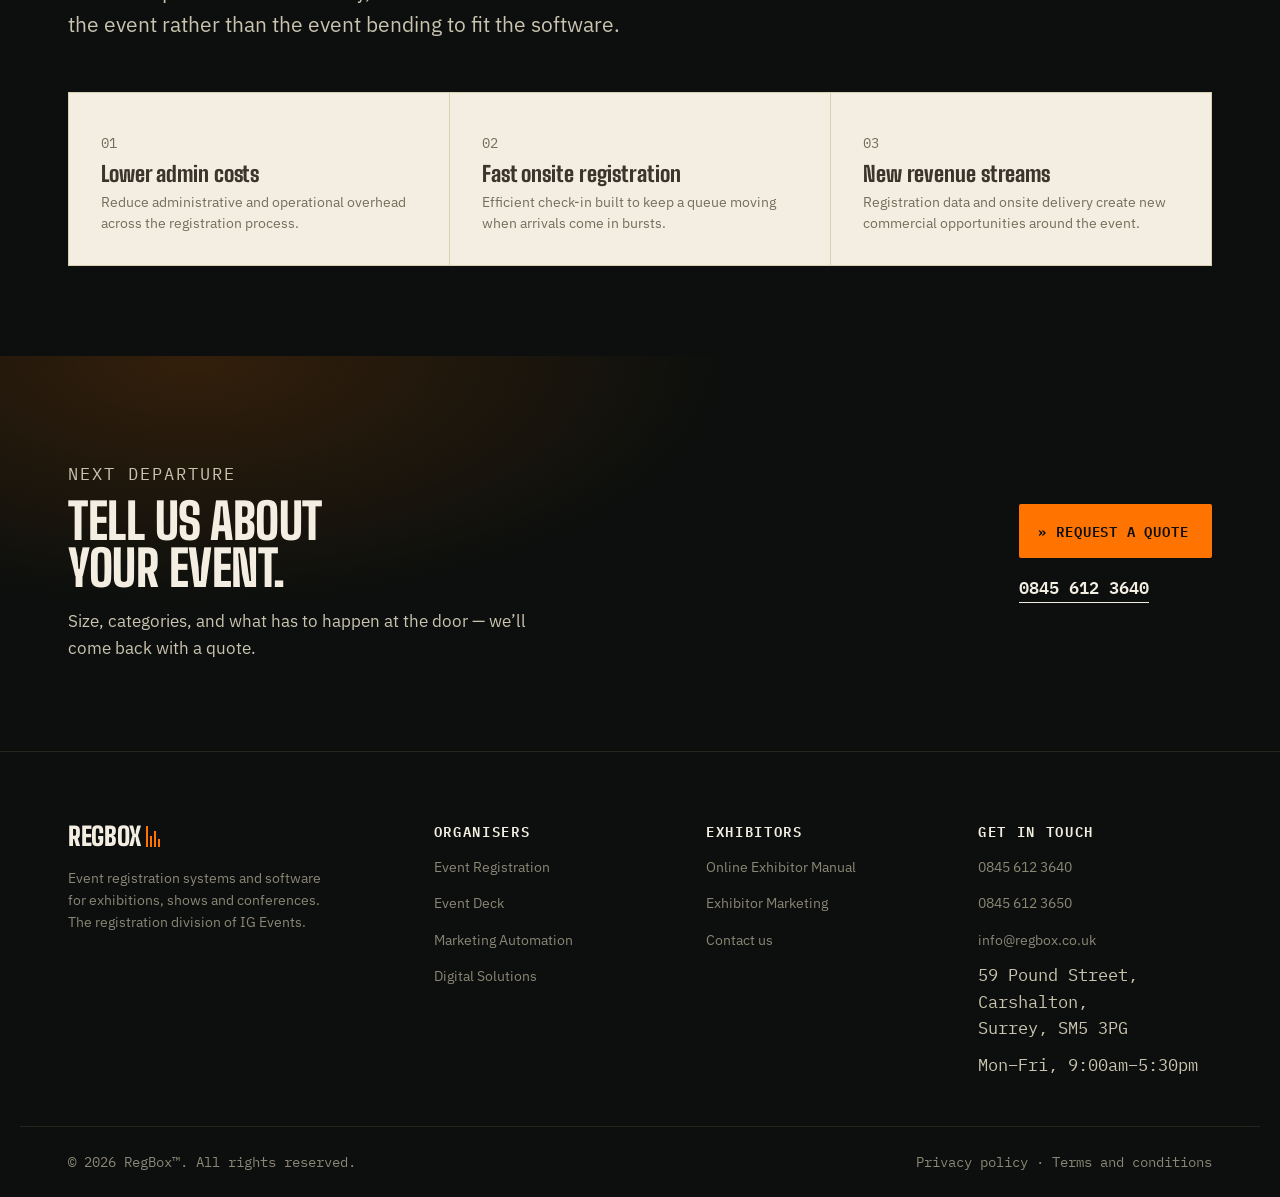
<file: event-registration/index.html>
<!doctype html>
<html lang="en-GB">
<head>
<meta charset="utf-8">
<meta name="viewport" content="width=device-width, initial-scale=1">
<title>Event Registration — RegBox</title>
<meta name="description" content="Online and onsite event registration, tracking, reporting and barcoded ID badge printing, with self-service terminals. RegBox software developed over more than twenty years.">
<link rel="canonical" href="https://www.regbox.co.uk/event-registration/">
<meta name="robots" content="index, follow">
<link rel="icon" href="data:image/svg+xml,%3Csvg xmlns='http://www.w3.org/2000/svg' viewBox='0 0 32 32'%3E%3Crect width='32' height='32' fill='%230C0F0D'/%3E%3Crect x='9' y='9' width='14' height='14' fill='%23FF7300'/%3E%3C/svg%3E">
<meta name="theme-color" content="#0C0F0D">

<meta property="og:type" content="website">
<meta property="og:site_name" content="RegBox">
<meta property="og:locale" content="en_GB">
<meta property="og:title" content="Event Registration — RegBox">
<meta property="og:description" content="Online and onsite event registration, tracking, reporting and barcoded ID badge printing, with self-service terminals. RegBox software developed over more than twenty years.">
<meta property="og:url" content="https://www.regbox.co.uk/event-registration/">
<meta name="twitter:card" content="summary">
<meta name="twitter:title" content="Event Registration — RegBox">
<meta name="twitter:description" content="Online and onsite event registration, tracking, reporting and barcoded ID badge printing, with self-service terminals. RegBox software developed over more than twenty years.">

<link rel="preconnect" href="https://fonts.googleapis.com">
<link rel="preconnect" href="https://fonts.gstatic.com" crossorigin>
<link href="https://fonts.googleapis.com/css2?family=Big+Shoulders:wght@500;700;800;900&family=IBM+Plex+Mono:wght@400;500;600&family=IBM+Plex+Sans:wght@400;500;600;700&display=swap" rel="stylesheet">
<script>document.documentElement.classList.add("js")</script>
<link rel="stylesheet" href="../assets/css/style.css?v=11">

<script type="application/ld+json">{"@context":"https://schema.org","@type":"Organization","name":"RegBox","alternateName":"RegBox™","url":"https://www.regbox.co.uk/","description":"Event registration systems, onsite badging, exhibitor manuals and event data solutions for UK exhibitions, shows and conferences.","telephone":"+44-845-612-3640","email":"info@regbox.co.uk","address":{"@type":"PostalAddress","streetAddress":"59 Pound Street","addressLocality":"Carshalton","addressRegion":"Surrey","postalCode":"SM5 3PG","addressCountry":"GB"},"parentOrganization":{"@type":"Organization","name":"IG Events"},"memberOf":{"@type":"Organization","name":"ESSA — Event Supplier and Services Association"}}</script>
<script type="application/ld+json">{"@context":"https://schema.org","@type":"BreadcrumbList","itemListElement":[{"@type":"ListItem","position":1,"name":"Home","item":"https://www.regbox.co.uk/"},{"@type":"ListItem","position":2,"name":"Organisers"},{"@type":"ListItem","position":3,"name":"Event Registration","item":"https://www.regbox.co.uk/event-registration/"}]}</script>
</head>
<body>

<a class="skip" href="#main">Skip to content</a>

<div class="manibar">
  <div class="wrap manibar__in">
    <p class="manibar__status"><span class="dot" aria-hidden="true"></span> SYSTEM STATUS: OPERATIONAL</p>
    <p class="manibar__mid">
      <span>REGISTRATION DIVISION OF IG EVENTS</span>
      <span>ESSA MEMBER</span>
      <span id="clock" class="mono" aria-label="Current time"></span>
    </p>
    <p class="manibar__links">
      <a href="tel:+448456123640">0845 612 3640</a>
      <a href="mailto:info@regbox.co.uk">info@regbox.co.uk</a>
    </p>
  </div>
</div>

<header class="site-head">
  <div class="wrap site-head__in">
    <a class="brand" href="../">
      <span class="brand__word">REGBOX<span class="bar" aria-hidden="true"><i></i><i></i><i></i><i></i></span></span>
      <span class="brand__tag">Event data solutions</span>
    </a>
    <input type="checkbox" id="navtoggle" class="navtoggle" hidden>
    <label for="navtoggle" class="burger" aria-label="Open menu"><span></span><span></span><span></span></label>
    <nav class="nav" aria-label="Primary">
      <div class="nav__head">
        <span class="brand__word">REGBOX<span class="bar" aria-hidden="true"><i></i><i></i><i></i><i></i></span></span>
        <label for="navtoggle" class="nav__close" aria-label="Close menu"><span></span><span></span></label>
      </div>
      <ul>
        <li><a href="../"><span class="no">00</span> Home</a></li>
        <li class="has-sub">
          <button type="button" class="nav__parent" aria-expanded="false">Organisers</button>
          <ul class="sub">
            <li><a href="../event-registration/" aria-current="page">Event Registration</a></li>
            <li><a href="../event-deck/">Event Deck</a></li>
            <li><a href="../marketing-automation/">Marketing Automation</a></li>
            <li><a href="../digital-solutions/">Digital Solutions</a></li>
          </ul>
        </li>
        <li class="has-sub">
          <button type="button" class="nav__parent" aria-expanded="false">Exhibitors</button>
          <ul class="sub">
            <li><a href="../online-exhibitor-manual/">Online Exhibitor Manual</a></li>
            <li><a href="../exhibitor-marketing/">Exhibitor Marketing</a></li>
          </ul>
        </li>
        <li><a href="../contact-us/">Contact us</a></li>
      </ul>
      <a class="btn btn--primary nav__cta" href="../contact-us/">Request a quote</a>
    </nav>
  </div>
</header>

<main id="main">

  <section class="phead">
    <div class="wrap">
      <ol class="crumbs">
        <li><a href="../">Home</a></li>
        <li>Organisers</li>
        <li aria-current="page">Event Registration</li>
      </ol>
      <h1>Event Registration</h1>
      <p class="phead__lede">A powerful combination of registration products and services, backed by deployment know-how, to implement complete market-ready systems and generate ROI.</p>
    </div>
  </section>

  <section class="section section--paper" id="how">
    <div class="wrap">
      <div class="section__head">
        <p class="section__eyebrow">Onsite and online</p>
        <h2>One system, not two products bolted together</h2>
        <p class="prose">The RegBox™ all-in-one onsite registration system integrates visitor
           and delegate registration, tracking, reporting and barcoded ID badge printing in a
           range of card formats — designed to stay straightforward for desk staff under
           pressure, and to produce personalised ID badges at a fraction of the usual
           investment.</p>
      </div>
      <div class="stubs">
        <article class="stub">
          <p class="stub__no mono">01</p>
          <h3>Onsite registration</h3>
          <p>State-of-the-art event management software and data capture technology, so
             staff can register and manage visitors and generate live attendance reports at
             the desk.</p>
        </article>
        <article class="stub">
          <p class="stub__no mono">02</p>
          <h3>Online registration</h3>
          <p>Dynamically built and seamlessly integrated with your event's own site
             branding, with access to detailed demographic data reports and self-managed
             content.</p>
        </article>
        <article class="stub">
          <p class="stub__no mono">03</p>
          <h3>Self-service terminals</h3>
          <p>Fully networked terminals let attendees handle their own registration and
             collect an admission badge as they arrive.</p>
        </article>
      </div>
    </div>
  </section>

  <section class="section section--ink">
    <div class="wrap">
      <div class="section__head">
        <p class="section__eyebrow">RegBox™ software</p>
        <h2>Built over more than twenty years</h2>
        <p class="prose">Developed over more than twenty years and built on the Microsoft
           platform for flexibility, the software is customised to the event rather than the
           event bending to fit the software.</p>
      </div>
      <div class="creds">
        <div class="cred">
          <p class="cred__no mono">01</p>
          <h3>Lower admin costs</h3>
          <p>Reduce administrative and operational overhead across the registration
             process.</p>
        </div>
        <div class="cred">
          <p class="cred__no mono">02</p>
          <h3>Fast onsite registration</h3>
          <p>Efficient check-in built to keep a queue moving when arrivals come in
             bursts.</p>
        </div>
        <div class="cred">
          <p class="cred__no mono">03</p>
          <h3>New revenue streams</h3>
          <p>Registration data and onsite delivery create new commercial opportunities
             around the event.</p>
        </div>
      </div>
    </div>
  </section>

  <section class="final">
    <div class="wrap final__in">
      <div>
        <p class="final__eyebrow mono">Next departure</p>
        <h2>Tell us about your event.</h2>
        <p>Size, categories, and what has to happen at the door — we’ll come back with a quote.</p>
      </div>
      <div class="final__actions">
        <a class="btn btn--primary" href="../contact-us/">Request a quote</a>
        <a class="tel" href="tel:+448456123640" style="color: var(--paper);">0845 612 3640</a>
      </div>
    </div>
  </section>

</main>

<footer class="foot">
  <div class="wrap foot__in">
    <div class="foot__brand">
      <a class="brand" href="../"><span class="brand__word">REGBOX<span class="bar" aria-hidden="true"><i></i><i></i><i></i><i></i></span></span></a>
      <p>Event registration systems and software for exhibitions, shows and
         conferences. The registration division of IG&nbsp;Events.</p>
    </div>
    <nav class="foot__nav" aria-label="Organisers">
      <h2>Organisers</h2>
      <ul>
        <li><a href="../event-registration/">Event Registration</a></li>
        <li><a href="../event-deck/">Event Deck</a></li>
        <li><a href="../marketing-automation/">Marketing Automation</a></li>
        <li><a href="../digital-solutions/">Digital Solutions</a></li>
      </ul>
    </nav>
    <nav class="foot__nav" aria-label="Exhibitors">
      <h2>Exhibitors</h2>
      <ul>
        <li><a href="../online-exhibitor-manual/">Online Exhibitor Manual</a></li>
        <li><a href="../exhibitor-marketing/">Exhibitor Marketing</a></li>
        <li><a href="../contact-us/">Contact us</a></li>
      </ul>
    </nav>
    <div class="foot__contact">
      <h2>Get in touch</h2>
      <ul>
        <li><a href="tel:+448456123640">0845 612 3640</a></li>
        <li><a href="tel:+448456123650">0845 612 3650</a></li>
        <li><a href="mailto:info@regbox.co.uk">info@regbox.co.uk</a></li>
        <li class="mono">59 Pound Street, Carshalton,<br>Surrey, SM5 3PG</li>
        <li class="mono">Mon–Fri, 9:00am–5:30pm</li>
      </ul>
    </div>
  </div>
  <div class="wrap foot__legal">
    <p>&copy; <span id="yr">2026</span> RegBox™. All rights reserved.</p>
    <p><a href="../privacy-policy/">Privacy policy</a> · <a href="../tos/">Terms and conditions</a></p>
  </div>
</footer>

<script src="../assets/js/site.js?v=11" defer></script>
</body>
</html>
</file>
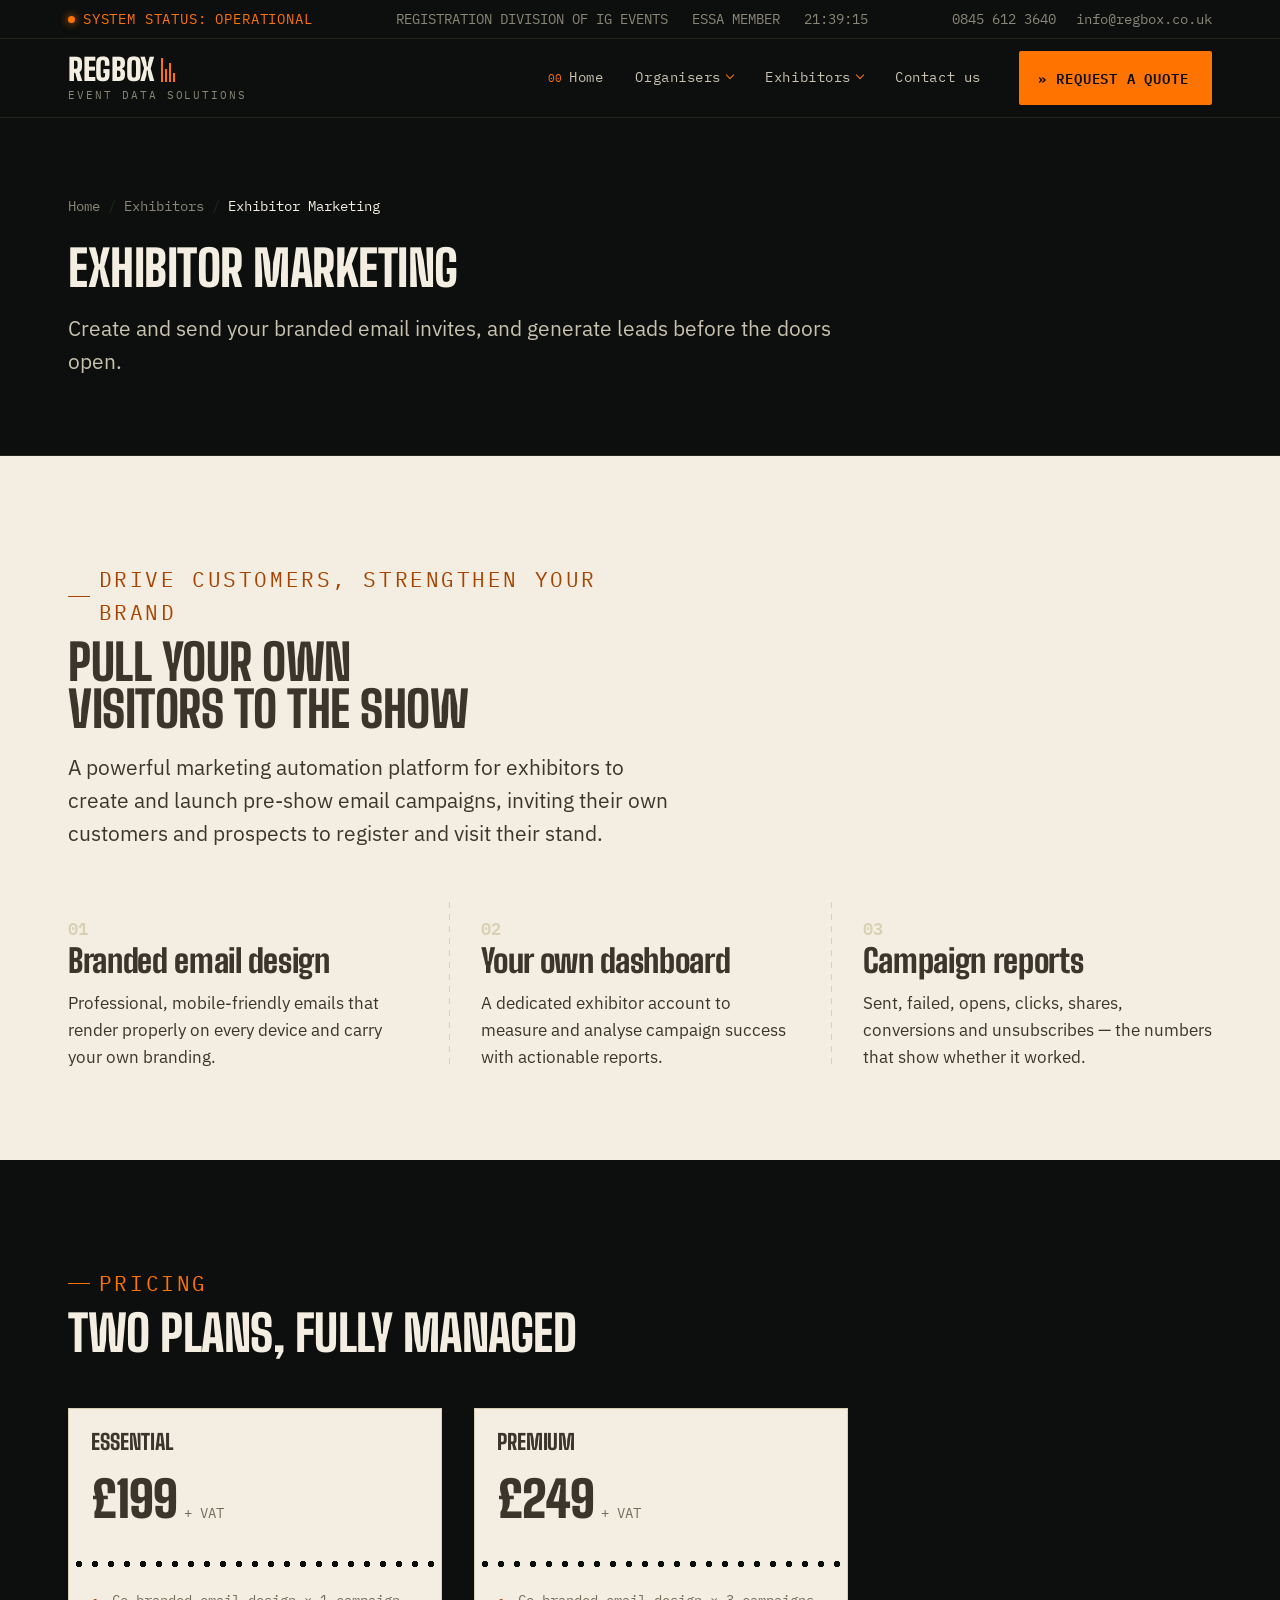
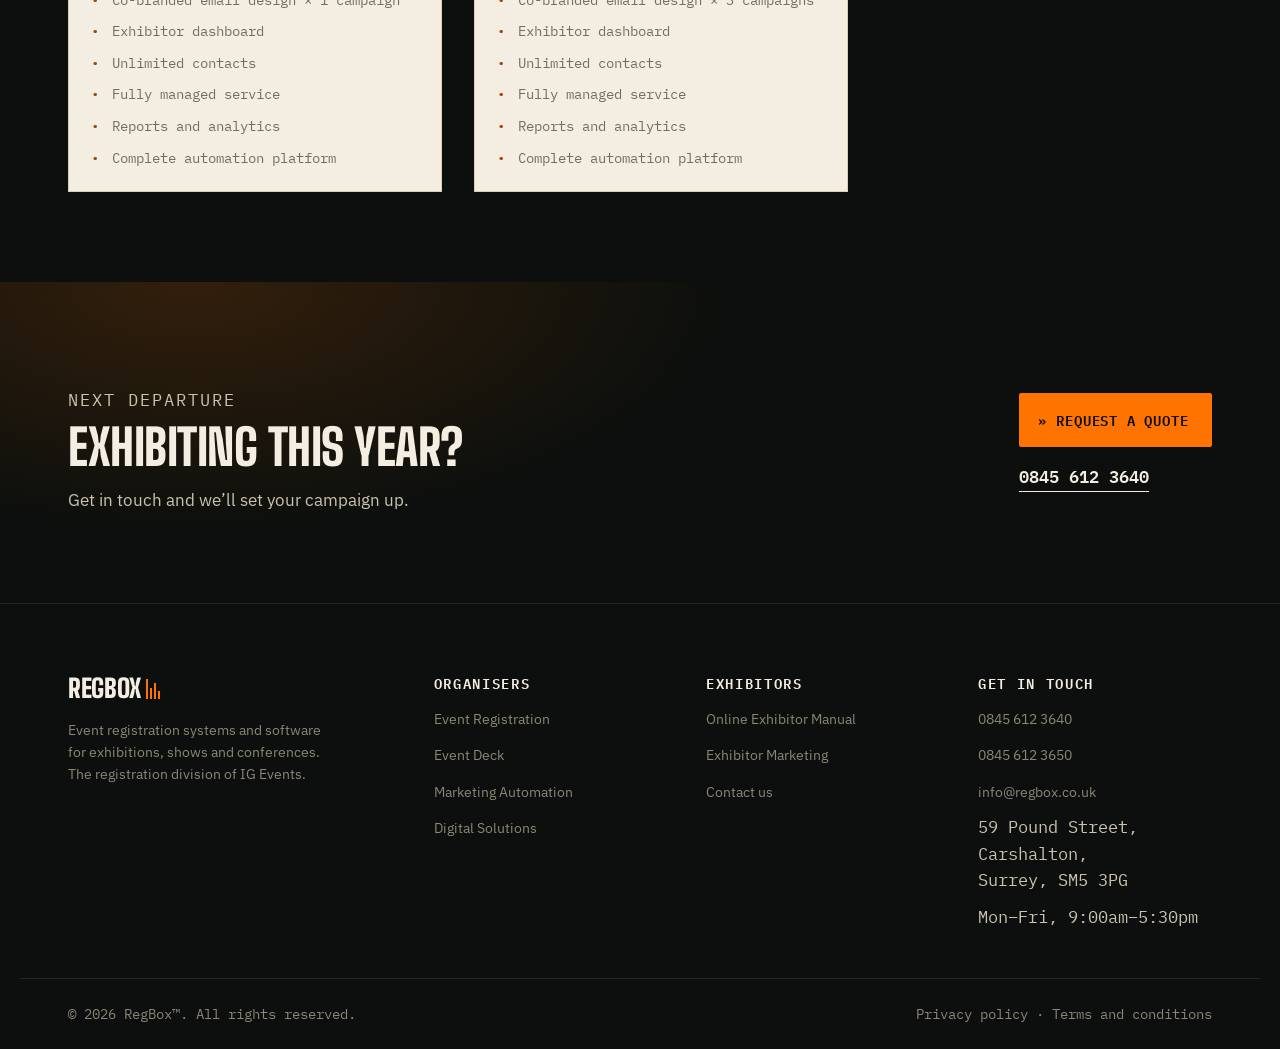
<file: exhibitor-marketing/index.html>
<!doctype html>
<html lang="en-GB">
<head>
<meta charset="utf-8">
<meta name="viewport" content="width=device-width, initial-scale=1">
<title>Exhibitor Marketing — RegBox</title>
<meta name="description" content="Branded email invitations exhibitors send themselves, with their own dashboard and full campaign reporting. Essential £199 + VAT, Premium £249 + VAT.">
<link rel="canonical" href="https://www.regbox.co.uk/exhibitor-marketing/">
<meta name="robots" content="index, follow">
<link rel="icon" href="data:image/svg+xml,%3Csvg xmlns='http://www.w3.org/2000/svg' viewBox='0 0 32 32'%3E%3Crect width='32' height='32' fill='%230C0F0D'/%3E%3Crect x='9' y='9' width='14' height='14' fill='%23FF7300'/%3E%3C/svg%3E">
<meta name="theme-color" content="#0C0F0D">

<meta property="og:type" content="website">
<meta property="og:site_name" content="RegBox">
<meta property="og:locale" content="en_GB">
<meta property="og:title" content="Exhibitor Marketing — RegBox">
<meta property="og:description" content="Branded email invitations exhibitors send themselves, with their own dashboard and full campaign reporting. Essential £199 + VAT, Premium £249 + VAT.">
<meta property="og:url" content="https://www.regbox.co.uk/exhibitor-marketing/">
<meta name="twitter:card" content="summary">
<meta name="twitter:title" content="Exhibitor Marketing — RegBox">
<meta name="twitter:description" content="Branded email invitations exhibitors send themselves, with their own dashboard and full campaign reporting. Essential £199 + VAT, Premium £249 + VAT.">

<link rel="preconnect" href="https://fonts.googleapis.com">
<link rel="preconnect" href="https://fonts.gstatic.com" crossorigin>
<link href="https://fonts.googleapis.com/css2?family=Big+Shoulders:wght@500;700;800;900&family=IBM+Plex+Mono:wght@400;500;600&family=IBM+Plex+Sans:wght@400;500;600;700&display=swap" rel="stylesheet">
<script>document.documentElement.classList.add("js")</script>
<link rel="stylesheet" href="../assets/css/style.css?v=11">

<script type="application/ld+json">{"@context":"https://schema.org","@type":"Organization","name":"RegBox","alternateName":"RegBox™","url":"https://www.regbox.co.uk/","description":"Event registration systems, onsite badging, exhibitor manuals and event data solutions for UK exhibitions, shows and conferences.","telephone":"+44-845-612-3640","email":"info@regbox.co.uk","address":{"@type":"PostalAddress","streetAddress":"59 Pound Street","addressLocality":"Carshalton","addressRegion":"Surrey","postalCode":"SM5 3PG","addressCountry":"GB"},"parentOrganization":{"@type":"Organization","name":"IG Events"},"memberOf":{"@type":"Organization","name":"ESSA — Event Supplier and Services Association"}}</script>
<script type="application/ld+json">{"@context":"https://schema.org","@type":"BreadcrumbList","itemListElement":[{"@type":"ListItem","position":1,"name":"Home","item":"https://www.regbox.co.uk/"},{"@type":"ListItem","position":2,"name":"Exhibitors"},{"@type":"ListItem","position":3,"name":"Exhibitor Marketing","item":"https://www.regbox.co.uk/exhibitor-marketing/"}]}</script>
</head>
<body>

<a class="skip" href="#main">Skip to content</a>

<div class="manibar">
  <div class="wrap manibar__in">
    <p class="manibar__status"><span class="dot" aria-hidden="true"></span> SYSTEM STATUS: OPERATIONAL</p>
    <p class="manibar__mid">
      <span>REGISTRATION DIVISION OF IG EVENTS</span>
      <span>ESSA MEMBER</span>
      <span id="clock" class="mono" aria-label="Current time"></span>
    </p>
    <p class="manibar__links">
      <a href="tel:+448456123640">0845 612 3640</a>
      <a href="mailto:info@regbox.co.uk">info@regbox.co.uk</a>
    </p>
  </div>
</div>

<header class="site-head">
  <div class="wrap site-head__in">
    <a class="brand" href="../">
      <span class="brand__word">REGBOX<span class="bar" aria-hidden="true"><i></i><i></i><i></i><i></i></span></span>
      <span class="brand__tag">Event data solutions</span>
    </a>
    <input type="checkbox" id="navtoggle" class="navtoggle" hidden>
    <label for="navtoggle" class="burger" aria-label="Open menu"><span></span><span></span><span></span></label>
    <nav class="nav" aria-label="Primary">
      <div class="nav__head">
        <span class="brand__word">REGBOX<span class="bar" aria-hidden="true"><i></i><i></i><i></i><i></i></span></span>
        <label for="navtoggle" class="nav__close" aria-label="Close menu"><span></span><span></span></label>
      </div>
      <ul>
        <li><a href="../"><span class="no">00</span> Home</a></li>
        <li class="has-sub">
          <button type="button" class="nav__parent" aria-expanded="false">Organisers</button>
          <ul class="sub">
            <li><a href="../event-registration/">Event Registration</a></li>
            <li><a href="../event-deck/">Event Deck</a></li>
            <li><a href="../marketing-automation/">Marketing Automation</a></li>
            <li><a href="../digital-solutions/">Digital Solutions</a></li>
          </ul>
        </li>
        <li class="has-sub">
          <button type="button" class="nav__parent" aria-expanded="false">Exhibitors</button>
          <ul class="sub">
            <li><a href="../online-exhibitor-manual/">Online Exhibitor Manual</a></li>
            <li><a href="../exhibitor-marketing/" aria-current="page">Exhibitor Marketing</a></li>
          </ul>
        </li>
        <li><a href="../contact-us/">Contact us</a></li>
      </ul>
      <a class="btn btn--primary nav__cta" href="../contact-us/">Request a quote</a>
    </nav>
  </div>
</header>

<main id="main">

  <section class="phead">
    <div class="wrap">
      <ol class="crumbs">
        <li><a href="../">Home</a></li>
        <li>Exhibitors</li>
        <li aria-current="page">Exhibitor Marketing</li>
      </ol>
      <h1>Exhibitor Marketing</h1>
      <p class="phead__lede">Create and send your branded email invites, and generate leads before the doors open.</p>
    </div>
  </section>

  <section class="section section--paper" id="how">
    <div class="wrap">
      <div class="section__head">
        <p class="section__eyebrow">Drive customers, strengthen your brand</p>
        <h2>Pull your own visitors to the show</h2>
        <p class="prose">A powerful marketing automation platform for exhibitors to create
           and launch pre-show email campaigns, inviting their own customers and prospects
           to register and visit their stand.</p>
      </div>
      <div class="stubs">
        <article class="stub">
          <p class="stub__no mono">01</p>
          <h3>Branded email design</h3>
          <p>Professional, mobile-friendly emails that render properly on every device
             and carry your own branding.</p>
        </article>
        <article class="stub">
          <p class="stub__no mono">02</p>
          <h3>Your own dashboard</h3>
          <p>A dedicated exhibitor account to measure and analyse campaign success with
             actionable reports.</p>
        </article>
        <article class="stub">
          <p class="stub__no mono">03</p>
          <h3>Campaign reports</h3>
          <p>Sent, failed, opens, clicks, shares, conversions and unsubscribes — the
             numbers that show whether it worked.</p>
        </article>
      </div>
    </div>
  </section>

  <section class="section section--ink">
    <div class="wrap">
      <div class="section__head">
        <p class="section__eyebrow">Pricing</p>
        <h2>Two plans, fully managed</h2>
      </div>
      <div class="fare">
        <article class="farecard">
          <div class="farecard__head"><h3>Essential</h3></div>
          <p class="farecard__price"><b>£199</b><span>+ VAT</span></p>
          <div class="farecard__perf perf" aria-hidden="true"></div>
          <ul>
            <li>Co-branded email design &times; 1 campaign</li>
            <li>Exhibitor dashboard</li>
            <li>Unlimited contacts</li>
            <li>Fully managed service</li>
            <li>Reports and analytics</li>
            <li>Complete automation platform</li>
          </ul>
        </article>
        <article class="farecard">
          <div class="farecard__head"><h3>Premium</h3></div>
          <p class="farecard__price"><b>£249</b><span>+ VAT</span></p>
          <div class="farecard__perf perf" aria-hidden="true"></div>
          <ul>
            <li>Co-branded email design &times; 3 campaigns</li>
            <li>Exhibitor dashboard</li>
            <li>Unlimited contacts</li>
            <li>Fully managed service</li>
            <li>Reports and analytics</li>
            <li>Complete automation platform</li>
          </ul>
        </article>
      </div>
    </div>
    <script type="application/ld+json">{"@context":"https://schema.org","@type":"Product","name":"RegBox Exhibitor Marketing","description":"Branded pre-show email campaigns exhibitors send themselves, with their own dashboard and campaign reporting.","brand":{"@type":"Brand","name":"RegBox"},"offers":[{"@type":"Offer","name":"Essential","price":"199","priceCurrency":"GBP","description":"1 campaign, unlimited contacts, fully managed service, full platform access","url":"https://www.regbox.co.uk/exhibitor-marketing/"},{"@type":"Offer","name":"Premium","price":"249","priceCurrency":"GBP","description":"3 campaigns, unlimited contacts, fully managed service, full platform access","url":"https://www.regbox.co.uk/exhibitor-marketing/"}]}</script>
  </section>

  <section class="final">
    <div class="wrap final__in">
      <div>
        <p class="final__eyebrow mono">Next departure</p>
        <h2>Exhibiting this year?</h2>
        <p>Get in touch and we’ll set your campaign up.</p>
      </div>
      <div class="final__actions">
        <a class="btn btn--primary" href="../contact-us/">Request a quote</a>
        <a class="tel" href="tel:+448456123640" style="color: var(--paper);">0845 612 3640</a>
      </div>
    </div>
  </section>

</main>

<footer class="foot">
  <div class="wrap foot__in">
    <div class="foot__brand">
      <a class="brand" href="../"><span class="brand__word">REGBOX<span class="bar" aria-hidden="true"><i></i><i></i><i></i><i></i></span></span></a>
      <p>Event registration systems and software for exhibitions, shows and
         conferences. The registration division of IG&nbsp;Events.</p>
    </div>
    <nav class="foot__nav" aria-label="Organisers">
      <h2>Organisers</h2>
      <ul>
        <li><a href="../event-registration/">Event Registration</a></li>
        <li><a href="../event-deck/">Event Deck</a></li>
        <li><a href="../marketing-automation/">Marketing Automation</a></li>
        <li><a href="../digital-solutions/">Digital Solutions</a></li>
      </ul>
    </nav>
    <nav class="foot__nav" aria-label="Exhibitors">
      <h2>Exhibitors</h2>
      <ul>
        <li><a href="../online-exhibitor-manual/">Online Exhibitor Manual</a></li>
        <li><a href="../exhibitor-marketing/">Exhibitor Marketing</a></li>
        <li><a href="../contact-us/">Contact us</a></li>
      </ul>
    </nav>
    <div class="foot__contact">
      <h2>Get in touch</h2>
      <ul>
        <li><a href="tel:+448456123640">0845 612 3640</a></li>
        <li><a href="tel:+448456123650">0845 612 3650</a></li>
        <li><a href="mailto:info@regbox.co.uk">info@regbox.co.uk</a></li>
        <li class="mono">59 Pound Street, Carshalton,<br>Surrey, SM5 3PG</li>
        <li class="mono">Mon–Fri, 9:00am–5:30pm</li>
      </ul>
    </div>
  </div>
  <div class="wrap foot__legal">
    <p>&copy; <span id="yr">2026</span> RegBox™. All rights reserved.</p>
    <p><a href="../privacy-policy/">Privacy policy</a> · <a href="../tos/">Terms and conditions</a></p>
  </div>
</footer>

<script src="../assets/js/site.js?v=11" defer></script>
</body>
</html>
</file>
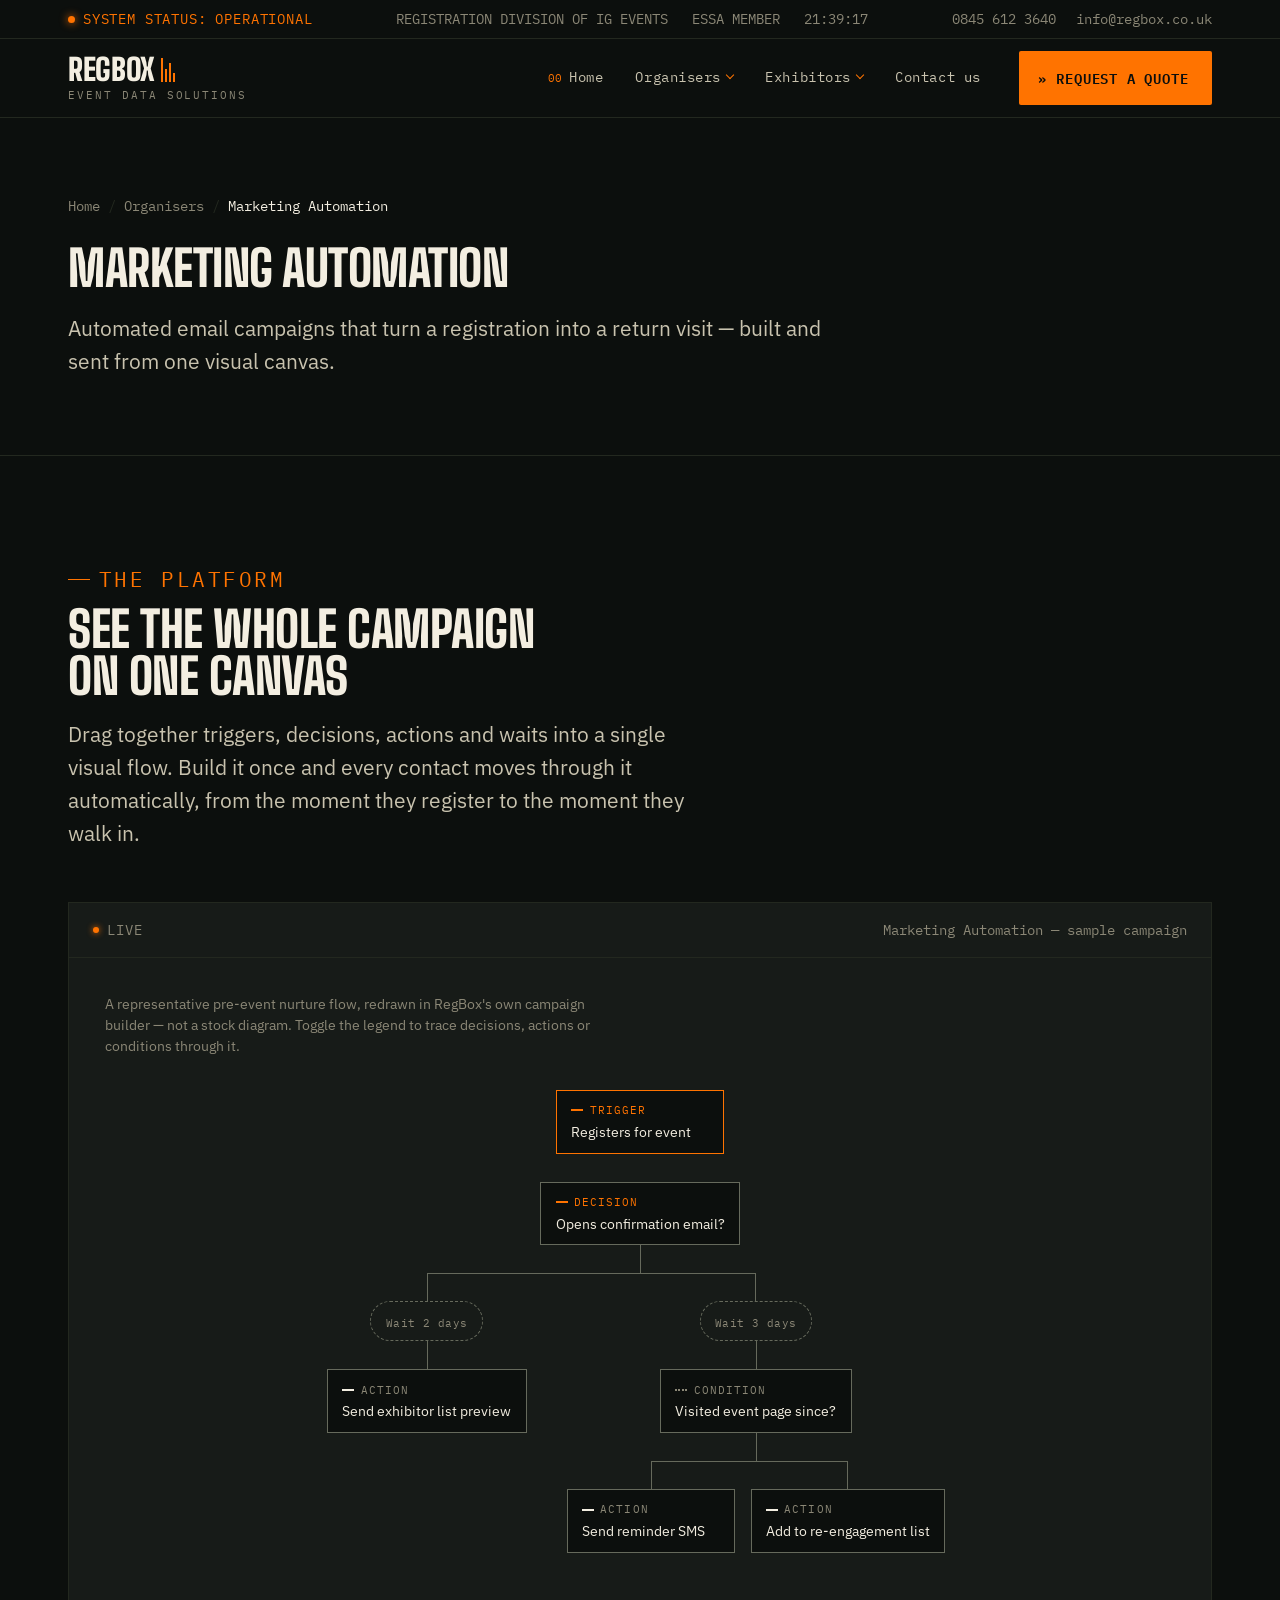
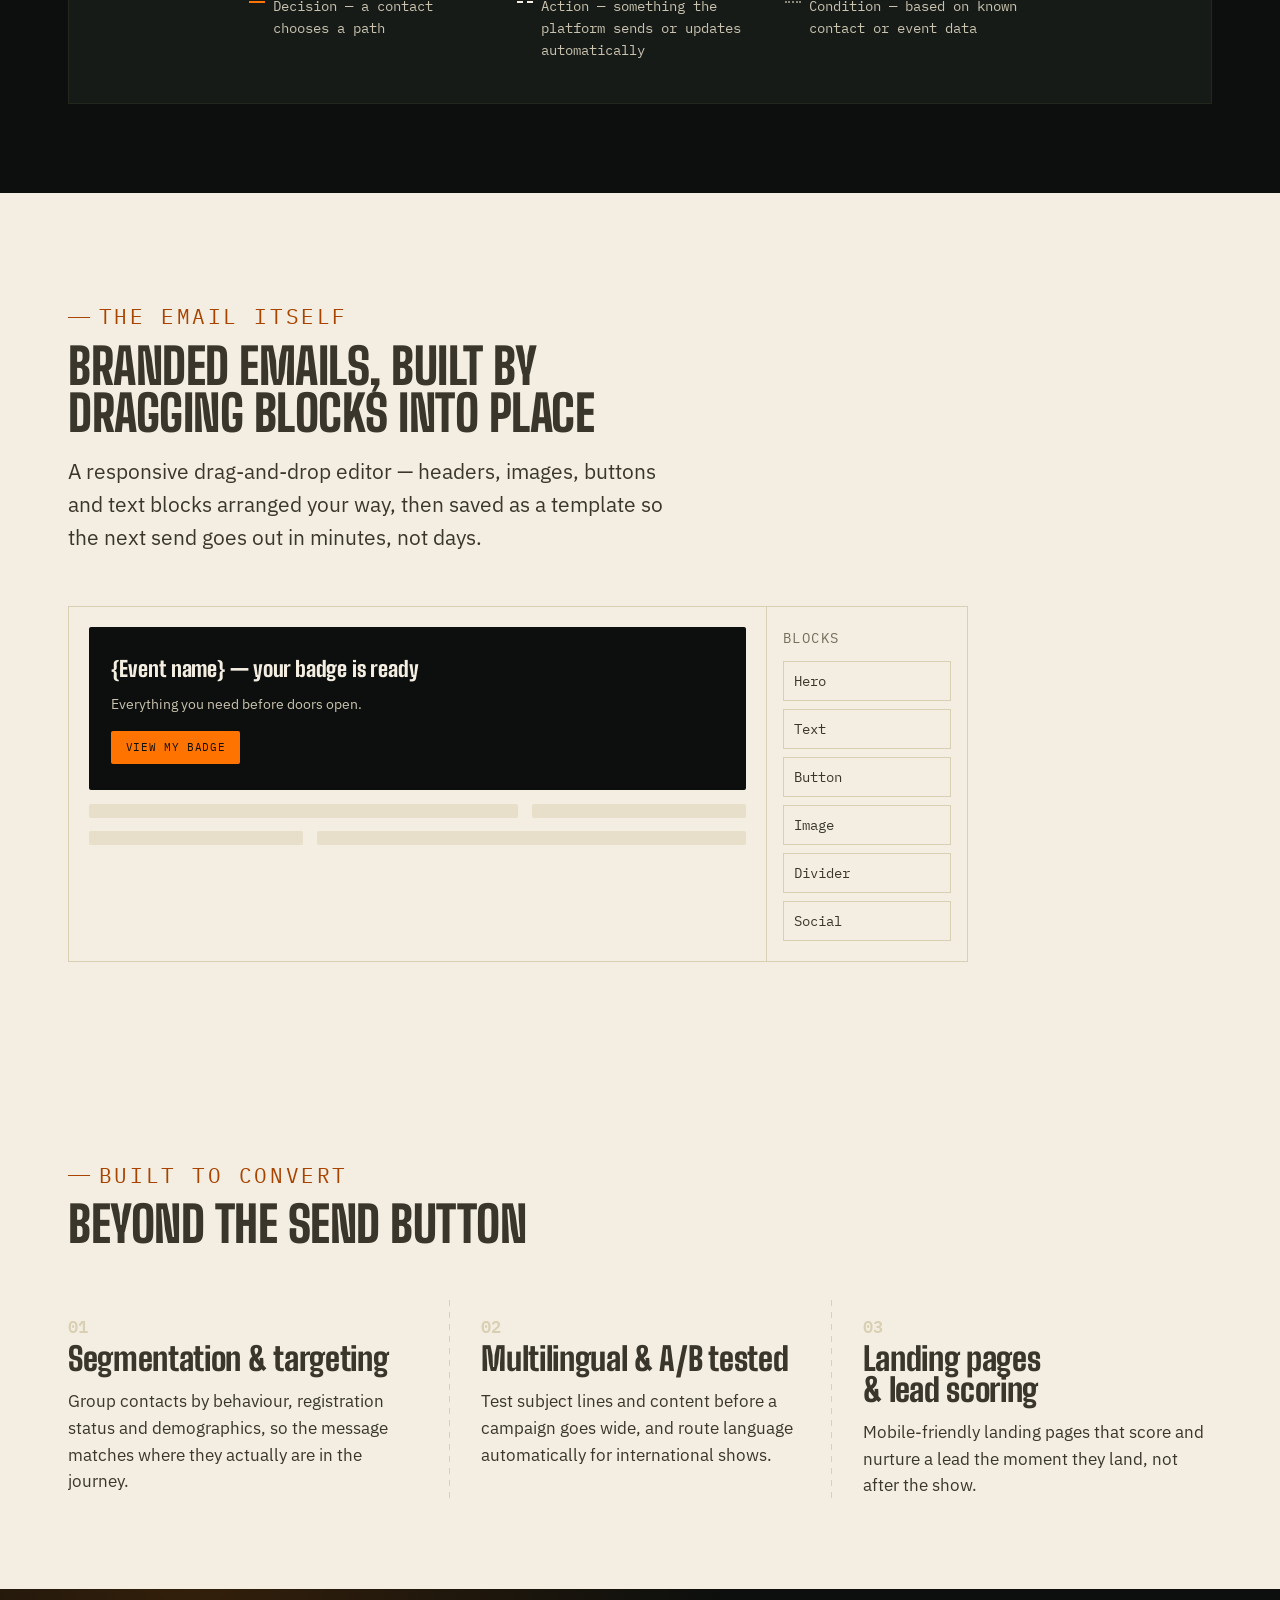
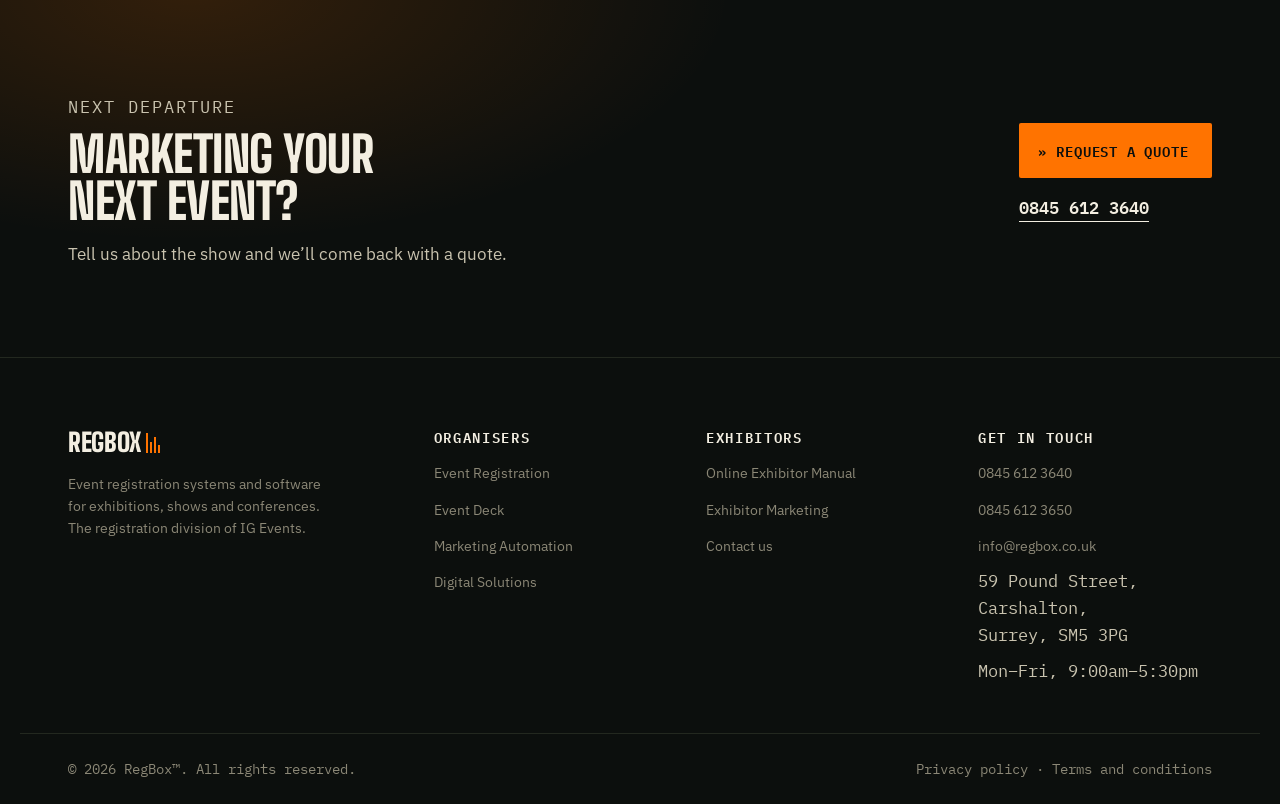
<file: marketing-automation/index.html>
<!doctype html>
<html lang="en-GB">
<head>
<meta charset="utf-8">
<meta name="viewport" content="width=device-width, initial-scale=1">
<title>Marketing Automation — RegBox</title>
<meta name="description" content="Visual campaign builder and drag-and-drop email design for event marketers — automated multi-touch campaigns, segmentation, landing pages and reporting, on one canvas.">
<link rel="canonical" href="https://www.regbox.co.uk/marketing-automation/">
<meta name="robots" content="index, follow">
<link rel="icon" href="data:image/svg+xml,%3Csvg xmlns='http://www.w3.org/2000/svg' viewBox='0 0 32 32'%3E%3Crect width='32' height='32' fill='%230C0F0D'/%3E%3Crect x='9' y='9' width='14' height='14' fill='%23FF7300'/%3E%3C/svg%3E">
<meta name="theme-color" content="#0C0F0D">

<meta property="og:type" content="website">
<meta property="og:site_name" content="RegBox">
<meta property="og:locale" content="en_GB">
<meta property="og:title" content="Marketing Automation — RegBox">
<meta property="og:description" content="Visual campaign builder and drag-and-drop email design for event marketers — automated multi-touch campaigns, segmentation, landing pages and reporting, on one canvas.">
<meta property="og:url" content="https://www.regbox.co.uk/marketing-automation/">
<meta name="twitter:card" content="summary">
<meta name="twitter:title" content="Marketing Automation — RegBox">
<meta name="twitter:description" content="Visual campaign builder and drag-and-drop email design for event marketers — automated multi-touch campaigns, segmentation, landing pages and reporting, on one canvas.">

<link rel="preconnect" href="https://fonts.googleapis.com">
<link rel="preconnect" href="https://fonts.gstatic.com" crossorigin>
<link href="https://fonts.googleapis.com/css2?family=Big+Shoulders:wght@500;700;800;900&family=IBM+Plex+Mono:wght@400;500;600&family=IBM+Plex+Sans:wght@400;500;600;700&display=swap" rel="stylesheet">
<script>document.documentElement.classList.add("js")</script>
<link rel="stylesheet" href="../assets/css/style.css?v=11">

<script type="application/ld+json">{"@context":"https://schema.org","@type":"Organization","name":"RegBox","alternateName":"RegBox™","url":"https://www.regbox.co.uk/","description":"Event registration systems, onsite badging, exhibitor manuals and event data solutions for UK exhibitions, shows and conferences.","telephone":"+44-845-612-3640","email":"info@regbox.co.uk","address":{"@type":"PostalAddress","streetAddress":"59 Pound Street","addressLocality":"Carshalton","addressRegion":"Surrey","postalCode":"SM5 3PG","addressCountry":"GB"},"parentOrganization":{"@type":"Organization","name":"IG Events"},"memberOf":{"@type":"Organization","name":"ESSA — Event Supplier and Services Association"}}</script>
<script type="application/ld+json">{"@context":"https://schema.org","@type":"BreadcrumbList","itemListElement":[{"@type":"ListItem","position":1,"name":"Home","item":"https://www.regbox.co.uk/"},{"@type":"ListItem","position":2,"name":"Organisers"},{"@type":"ListItem","position":3,"name":"Marketing Automation","item":"https://www.regbox.co.uk/marketing-automation/"}]}</script>
</head>
<body>

<a class="skip" href="#main">Skip to content</a>

<div class="manibar">
  <div class="wrap manibar__in">
    <p class="manibar__status"><span class="dot" aria-hidden="true"></span> SYSTEM STATUS: OPERATIONAL</p>
    <p class="manibar__mid">
      <span>REGISTRATION DIVISION OF IG EVENTS</span>
      <span>ESSA MEMBER</span>
      <span id="clock" class="mono" aria-label="Current time"></span>
    </p>
    <p class="manibar__links">
      <a href="tel:+448456123640">0845 612 3640</a>
      <a href="mailto:info@regbox.co.uk">info@regbox.co.uk</a>
    </p>
  </div>
</div>

<header class="site-head">
  <div class="wrap site-head__in">
    <a class="brand" href="../">
      <span class="brand__word">REGBOX<span class="bar" aria-hidden="true"><i></i><i></i><i></i><i></i></span></span>
      <span class="brand__tag">Event data solutions</span>
    </a>
    <input type="checkbox" id="navtoggle" class="navtoggle" hidden>
    <label for="navtoggle" class="burger" aria-label="Open menu"><span></span><span></span><span></span></label>
    <nav class="nav" aria-label="Primary">
      <div class="nav__head">
        <span class="brand__word">REGBOX<span class="bar" aria-hidden="true"><i></i><i></i><i></i><i></i></span></span>
        <label for="navtoggle" class="nav__close" aria-label="Close menu"><span></span><span></span></label>
      </div>
      <ul>
        <li><a href="../"><span class="no">00</span> Home</a></li>
        <li class="has-sub">
          <button type="button" class="nav__parent" aria-expanded="false">Organisers</button>
          <ul class="sub">
            <li><a href="../event-registration/">Event Registration</a></li>
            <li><a href="../event-deck/">Event Deck</a></li>
            <li><a href="../marketing-automation/" aria-current="page">Marketing Automation</a></li>
            <li><a href="../digital-solutions/">Digital Solutions</a></li>
          </ul>
        </li>
        <li class="has-sub">
          <button type="button" class="nav__parent" aria-expanded="false">Exhibitors</button>
          <ul class="sub">
            <li><a href="../online-exhibitor-manual/">Online Exhibitor Manual</a></li>
            <li><a href="../exhibitor-marketing/">Exhibitor Marketing</a></li>
          </ul>
        </li>
        <li><a href="../contact-us/">Contact us</a></li>
      </ul>
      <a class="btn btn--primary nav__cta" href="../contact-us/">Request a quote</a>
    </nav>
  </div>
</header>

<main id="main">

  <section class="phead">
    <div class="wrap">
      <ol class="crumbs">
        <li><a href="../">Home</a></li>
        <li>Organisers</li>
        <li aria-current="page">Marketing Automation</li>
      </ol>
      <h1>Marketing Automation</h1>
      <p class="phead__lede">Automated email campaigns that turn a registration into a return visit — built and sent from one visual canvas.</p>
    </div>
  </section>

  <section class="section section--ink" id="how">
    <div class="wrap">
      <div class="section__head">
        <p class="section__eyebrow">The platform</p>
        <h2>See the whole campaign on one canvas</h2>
        <p>Drag together triggers, decisions, actions and waits into a single visual
           flow. Build it once and every contact moves through it automatically, from
           the moment they register to the moment they walk in.</p>
      </div>

      <div class="deck">
        <div class="deck__bar">
          <span class="lbl"><span class="dot" aria-hidden="true"></span>Live</span>
          <span class="id mono">Marketing Automation — sample campaign</span>
        </div>
        <div class="ftree-wrap">
          <p class="ftree-cap">A representative pre-event nurture flow, redrawn in
             RegBox's own campaign builder — not a stock diagram. Toggle the legend to
             trace decisions, actions or conditions through it.</p>

          <ul class="ftree">
            <li>
              <div class="fnode" data-type="trigger"><span class="fnode__type mono">Trigger</span><span class="fnode__label">Registers for event</span></div>
              <ul>
                <li>
                  <div class="fnode" data-type="decision"><span class="fnode__type mono">Decision</span><span class="fnode__label">Opens confirmation email?</span></div>
                  <ul>
                    <li>
                      <div class="fnode fnode--wait" data-type="wait"><span class="fnode__label">Wait 2 days</span></div>
                      <ul>
                        <li><div class="fnode" data-type="action"><span class="fnode__type mono">Action</span><span class="fnode__label">Send exhibitor list preview</span></div></li>
                      </ul>
                    </li>
                    <li>
                      <div class="fnode fnode--wait" data-type="wait"><span class="fnode__label">Wait 3 days</span></div>
                      <ul>
                        <li>
                          <div class="fnode" data-type="condition"><span class="fnode__type mono">Condition</span><span class="fnode__label">Visited event page since?</span></div>
                          <ul>
                            <li><div class="fnode" data-type="action"><span class="fnode__type mono">Action</span><span class="fnode__label">Send reminder SMS</span></div></li>
                            <li><div class="fnode" data-type="action"><span class="fnode__type mono">Action</span><span class="fnode__label">Add to re-engagement list</span></div></li>
                          </ul>
                        </li>
                      </ul>
                    </li>
                  </ul>
                </li>
              </ul>
            </li>
          </ul>

          <div class="deck__legend">
            <button type="button" class="s1" aria-pressed="true" data-node-type="decision"><i aria-hidden="true"></i>Decision — a contact chooses a path</button>
            <button type="button" class="s2" aria-pressed="true" data-node-type="action"><i aria-hidden="true"></i>Action — something the platform sends or updates automatically</button>
            <button type="button" class="s3" aria-pressed="true" data-node-type="condition"><i aria-hidden="true"></i>Condition — based on known contact or event data</button>
          </div>
        </div>
      </div>
    </div>
  </section>

  <section class="section section--paper">
    <div class="wrap">
      <div class="section__head">
        <p class="section__eyebrow">The email itself</p>
        <h2>Branded emails, built by dragging blocks into place</h2>
        <p class="prose">A responsive drag-and-drop editor — headers, images, buttons and
           text blocks arranged your way, then saved as a template so the next send goes
           out in minutes, not days.</p>
      </div>

      <div class="mock">
        <div class="mock__canvas">
          <div class="mock__hero">
            <p class="mock__subject">{Event name} — your badge is ready</p>
            <p class="mock__sub">Everything you need before doors open.</p>
            <span class="mock__btn">View my badge</span>
          </div>
          <div class="mock__row"><span class="mock__ph"></span><span class="mock__ph mock__ph--sm"></span></div>
          <div class="mock__row"><span class="mock__ph mock__ph--sm"></span><span class="mock__ph"></span></div>
        </div>
        <div class="mock__blocks">
          <p class="mock__blocks-label mono">Blocks</p>
          <ul>
            <li>Hero</li>
            <li>Text</li>
            <li>Button</li>
            <li>Image</li>
            <li>Divider</li>
            <li>Social</li>
          </ul>
        </div>
      </div>
    </div>
  </section>

  <section class="section section--paper">
    <div class="wrap">
      <div class="section__head">
        <p class="section__eyebrow">Built to convert</p>
        <h2>Beyond the send button</h2>
      </div>
      <div class="stubs">
        <article class="stub">
          <p class="stub__no mono">01</p>
          <h3>Segmentation &amp; targeting</h3>
          <p>Group contacts by behaviour, registration status and demographics, so the
             message matches where they actually are in the journey.</p>
        </article>
        <article class="stub">
          <p class="stub__no mono">02</p>
          <h3>Multilingual &amp; A/B tested</h3>
          <p>Test subject lines and content before a campaign goes wide, and route
             language automatically for international shows.</p>
        </article>
        <article class="stub">
          <p class="stub__no mono">03</p>
          <h3>Landing pages &amp; lead scoring</h3>
          <p>Mobile-friendly landing pages that score and nurture a lead the moment they
             land, not after the show.</p>
        </article>
      </div>
    </div>
  </section>

  <section class="final">
    <div class="wrap final__in">
      <div>
        <p class="final__eyebrow mono">Next departure</p>
        <h2>Marketing your next event?</h2>
        <p>Tell us about the show and we’ll come back with a quote.</p>
      </div>
      <div class="final__actions">
        <a class="btn btn--primary" href="../contact-us/">Request a quote</a>
        <a class="tel" href="tel:+448456123640" style="color: var(--paper);">0845 612 3640</a>
      </div>
    </div>
  </section>

</main>

<footer class="foot">
  <div class="wrap foot__in">
    <div class="foot__brand">
      <a class="brand" href="../"><span class="brand__word">REGBOX<span class="bar" aria-hidden="true"><i></i><i></i><i></i><i></i></span></span></a>
      <p>Event registration systems and software for exhibitions, shows and
         conferences. The registration division of IG&nbsp;Events.</p>
    </div>
    <nav class="foot__nav" aria-label="Organisers">
      <h2>Organisers</h2>
      <ul>
        <li><a href="../event-registration/">Event Registration</a></li>
        <li><a href="../event-deck/">Event Deck</a></li>
        <li><a href="../marketing-automation/">Marketing Automation</a></li>
        <li><a href="../digital-solutions/">Digital Solutions</a></li>
      </ul>
    </nav>
    <nav class="foot__nav" aria-label="Exhibitors">
      <h2>Exhibitors</h2>
      <ul>
        <li><a href="../online-exhibitor-manual/">Online Exhibitor Manual</a></li>
        <li><a href="../exhibitor-marketing/">Exhibitor Marketing</a></li>
        <li><a href="../contact-us/">Contact us</a></li>
      </ul>
    </nav>
    <div class="foot__contact">
      <h2>Get in touch</h2>
      <ul>
        <li><a href="tel:+448456123640">0845 612 3640</a></li>
        <li><a href="tel:+448456123650">0845 612 3650</a></li>
        <li><a href="mailto:info@regbox.co.uk">info@regbox.co.uk</a></li>
        <li class="mono">59 Pound Street, Carshalton,<br>Surrey, SM5 3PG</li>
        <li class="mono">Mon–Fri, 9:00am–5:30pm</li>
      </ul>
    </div>
  </div>
  <div class="wrap foot__legal">
    <p>&copy; <span id="yr">2026</span> RegBox™. All rights reserved.</p>
    <p><a href="../privacy-policy/">Privacy policy</a> · <a href="../tos/">Terms and conditions</a></p>
  </div>
</footer>

<script src="../assets/js/site.js?v=11" defer></script>
</body>
</html>
</file>
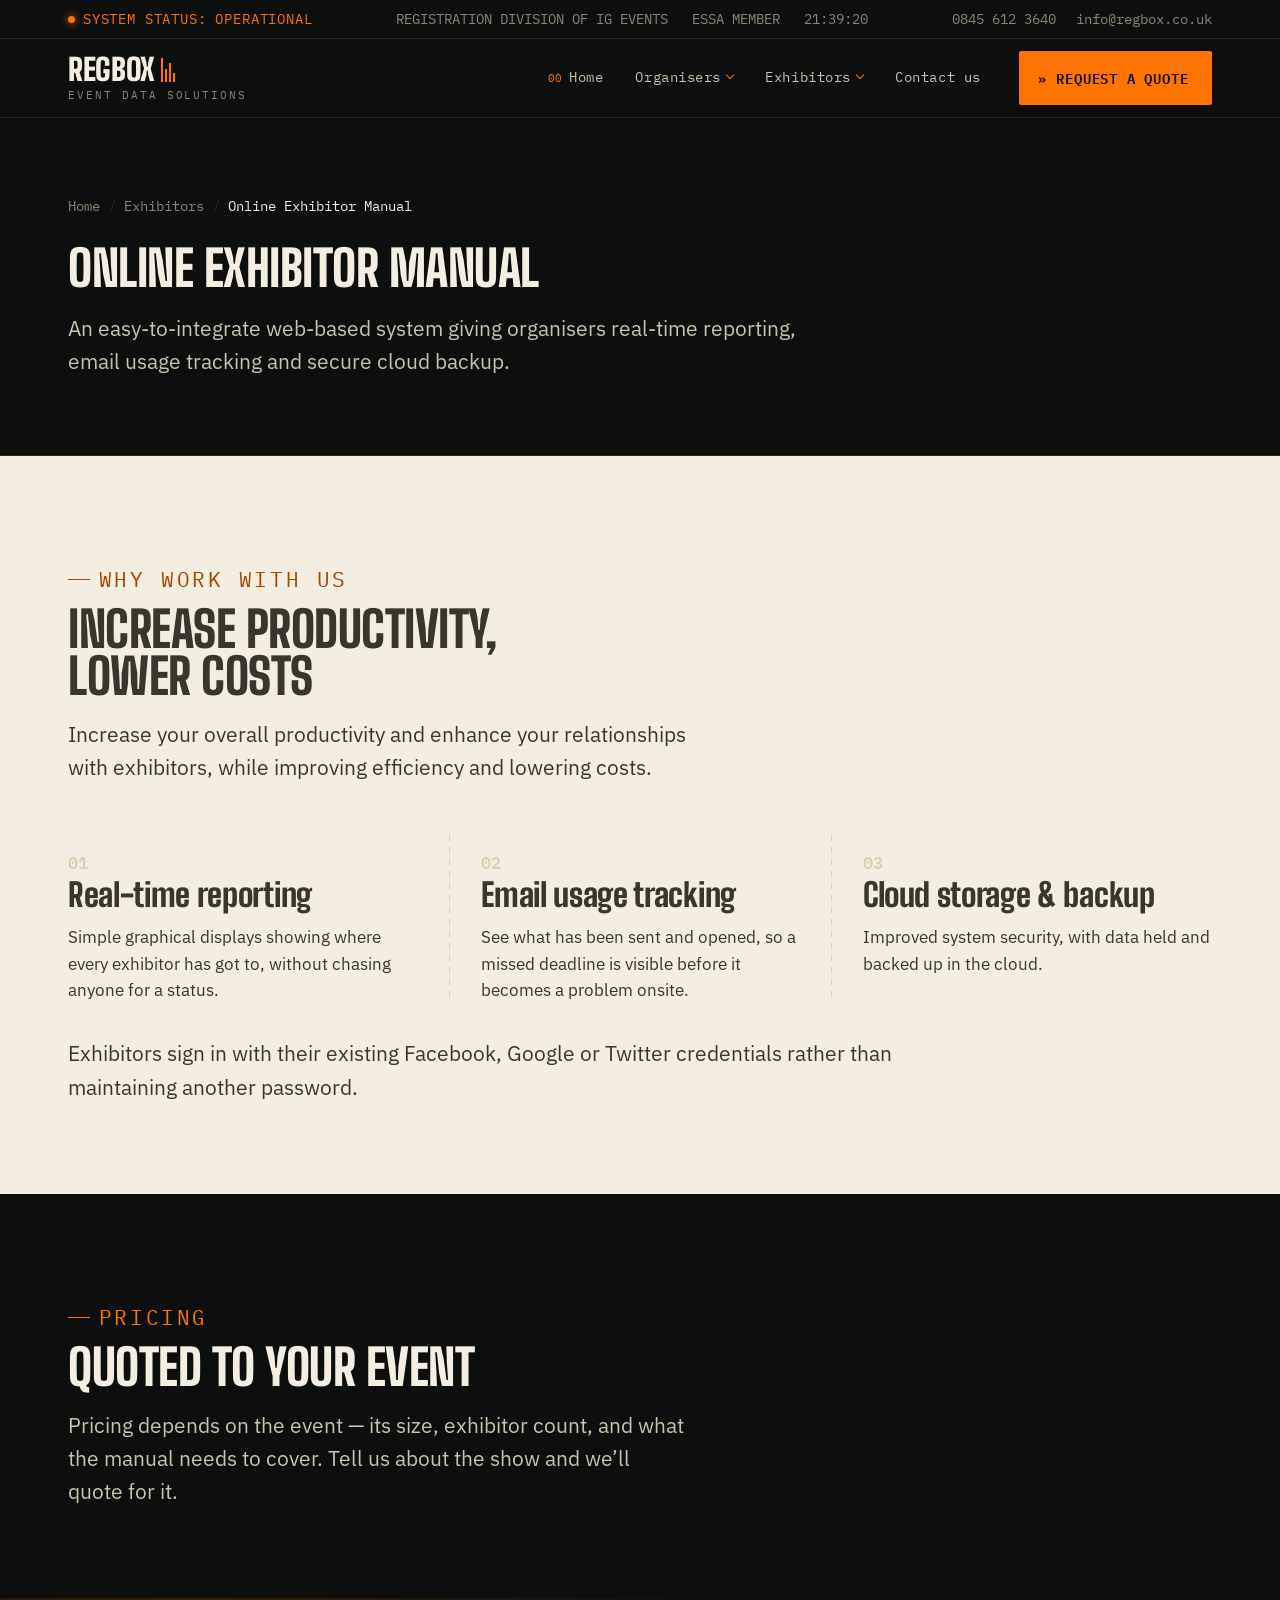
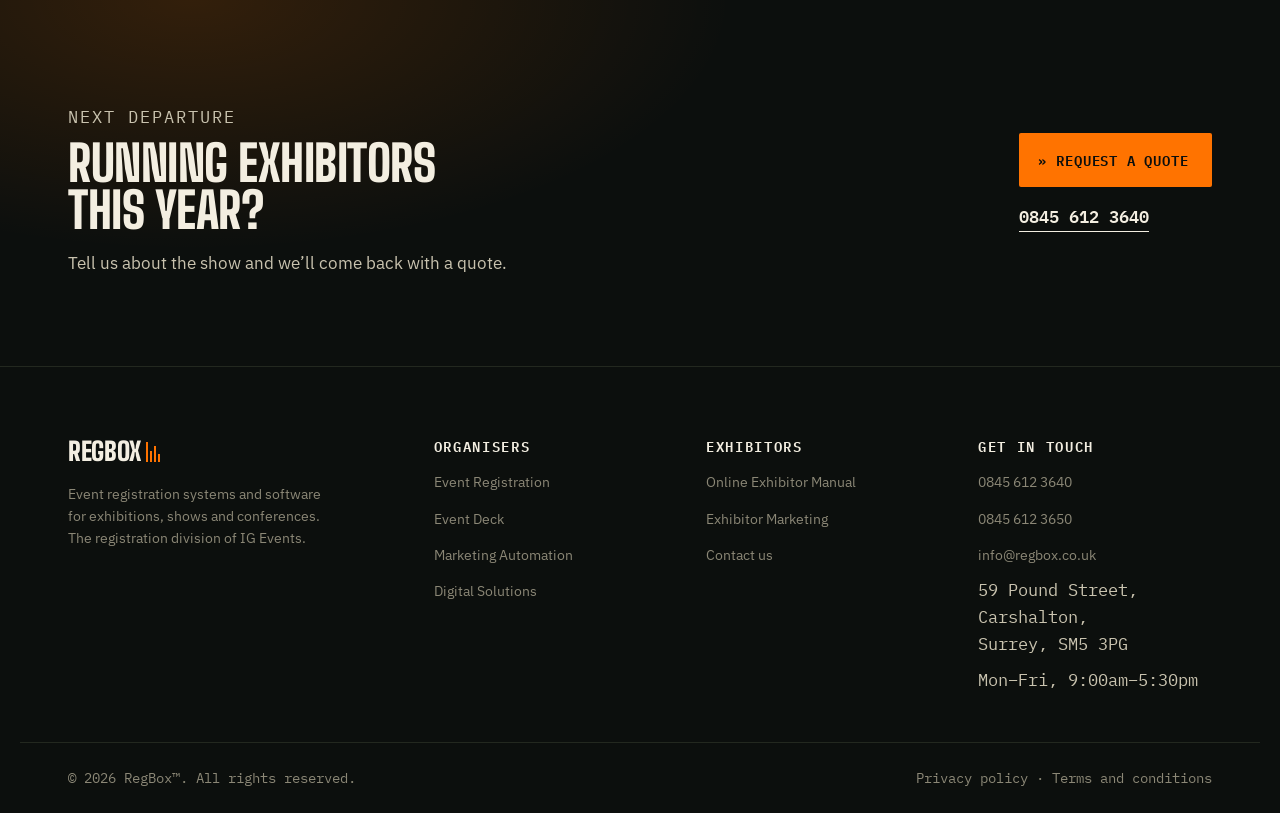
<file: online-exhibitor-manual/index.html>
<!doctype html>
<html lang="en-GB">
<head>
<meta charset="utf-8">
<meta name="viewport" content="width=device-width, initial-scale=1">
<title>Online Exhibitor Manual — RegBox</title>
<meta name="description" content="A web-based exhibitor manual with real-time reporting, email usage tracking and secure cloud storage — increasing productivity and lowering costs.">
<link rel="canonical" href="https://www.regbox.co.uk/online-exhibitor-manual/">
<meta name="robots" content="index, follow">
<link rel="icon" href="data:image/svg+xml,%3Csvg xmlns='http://www.w3.org/2000/svg' viewBox='0 0 32 32'%3E%3Crect width='32' height='32' fill='%230C0F0D'/%3E%3Crect x='9' y='9' width='14' height='14' fill='%23FF7300'/%3E%3C/svg%3E">
<meta name="theme-color" content="#0C0F0D">

<meta property="og:type" content="website">
<meta property="og:site_name" content="RegBox">
<meta property="og:locale" content="en_GB">
<meta property="og:title" content="Online Exhibitor Manual — RegBox">
<meta property="og:description" content="A web-based exhibitor manual with real-time reporting, email usage tracking and secure cloud storage — increasing productivity and lowering costs.">
<meta property="og:url" content="https://www.regbox.co.uk/online-exhibitor-manual/">
<meta name="twitter:card" content="summary">
<meta name="twitter:title" content="Online Exhibitor Manual — RegBox">
<meta name="twitter:description" content="A web-based exhibitor manual with real-time reporting, email usage tracking and secure cloud storage — increasing productivity and lowering costs.">

<link rel="preconnect" href="https://fonts.googleapis.com">
<link rel="preconnect" href="https://fonts.gstatic.com" crossorigin>
<link href="https://fonts.googleapis.com/css2?family=Big+Shoulders:wght@500;700;800;900&family=IBM+Plex+Mono:wght@400;500;600&family=IBM+Plex+Sans:wght@400;500;600;700&display=swap" rel="stylesheet">
<script>document.documentElement.classList.add("js")</script>
<link rel="stylesheet" href="../assets/css/style.css?v=11">

<script type="application/ld+json">{"@context":"https://schema.org","@type":"Organization","name":"RegBox","alternateName":"RegBox™","url":"https://www.regbox.co.uk/","description":"Event registration systems, onsite badging, exhibitor manuals and event data solutions for UK exhibitions, shows and conferences.","telephone":"+44-845-612-3640","email":"info@regbox.co.uk","address":{"@type":"PostalAddress","streetAddress":"59 Pound Street","addressLocality":"Carshalton","addressRegion":"Surrey","postalCode":"SM5 3PG","addressCountry":"GB"},"parentOrganization":{"@type":"Organization","name":"IG Events"},"memberOf":{"@type":"Organization","name":"ESSA — Event Supplier and Services Association"}}</script>
<script type="application/ld+json">{"@context":"https://schema.org","@type":"BreadcrumbList","itemListElement":[{"@type":"ListItem","position":1,"name":"Home","item":"https://www.regbox.co.uk/"},{"@type":"ListItem","position":2,"name":"Exhibitors"},{"@type":"ListItem","position":3,"name":"Online Exhibitor Manual","item":"https://www.regbox.co.uk/online-exhibitor-manual/"}]}</script>
</head>
<body>

<a class="skip" href="#main">Skip to content</a>

<div class="manibar">
  <div class="wrap manibar__in">
    <p class="manibar__status"><span class="dot" aria-hidden="true"></span> SYSTEM STATUS: OPERATIONAL</p>
    <p class="manibar__mid">
      <span>REGISTRATION DIVISION OF IG EVENTS</span>
      <span>ESSA MEMBER</span>
      <span id="clock" class="mono" aria-label="Current time"></span>
    </p>
    <p class="manibar__links">
      <a href="tel:+448456123640">0845 612 3640</a>
      <a href="mailto:info@regbox.co.uk">info@regbox.co.uk</a>
    </p>
  </div>
</div>

<header class="site-head">
  <div class="wrap site-head__in">
    <a class="brand" href="../">
      <span class="brand__word">REGBOX<span class="bar" aria-hidden="true"><i></i><i></i><i></i><i></i></span></span>
      <span class="brand__tag">Event data solutions</span>
    </a>
    <input type="checkbox" id="navtoggle" class="navtoggle" hidden>
    <label for="navtoggle" class="burger" aria-label="Open menu"><span></span><span></span><span></span></label>
    <nav class="nav" aria-label="Primary">
      <div class="nav__head">
        <span class="brand__word">REGBOX<span class="bar" aria-hidden="true"><i></i><i></i><i></i><i></i></span></span>
        <label for="navtoggle" class="nav__close" aria-label="Close menu"><span></span><span></span></label>
      </div>
      <ul>
        <li><a href="../"><span class="no">00</span> Home</a></li>
        <li class="has-sub">
          <button type="button" class="nav__parent" aria-expanded="false">Organisers</button>
          <ul class="sub">
            <li><a href="../event-registration/">Event Registration</a></li>
            <li><a href="../event-deck/">Event Deck</a></li>
            <li><a href="../marketing-automation/">Marketing Automation</a></li>
            <li><a href="../digital-solutions/">Digital Solutions</a></li>
          </ul>
        </li>
        <li class="has-sub">
          <button type="button" class="nav__parent" aria-expanded="false">Exhibitors</button>
          <ul class="sub">
            <li><a href="../online-exhibitor-manual/" aria-current="page">Online Exhibitor Manual</a></li>
            <li><a href="../exhibitor-marketing/">Exhibitor Marketing</a></li>
          </ul>
        </li>
        <li><a href="../contact-us/">Contact us</a></li>
      </ul>
      <a class="btn btn--primary nav__cta" href="../contact-us/">Request a quote</a>
    </nav>
  </div>
</header>

<main id="main">

  <section class="phead">
    <div class="wrap">
      <ol class="crumbs">
        <li><a href="../">Home</a></li>
        <li>Exhibitors</li>
        <li aria-current="page">Online Exhibitor Manual</li>
      </ol>
      <h1>Online Exhibitor Manual</h1>
      <p class="phead__lede">An easy-to-integrate web-based system giving organisers real-time reporting, email usage tracking and secure cloud backup.</p>
    </div>
  </section>

  <section class="section section--paper" id="how">
    <div class="wrap">
      <div class="section__head">
        <p class="section__eyebrow">Why work with us</p>
        <h2>Increase productivity, lower costs</h2>
        <p class="prose">Increase your overall productivity and enhance your relationships
           with exhibitors, while improving efficiency and lowering costs.</p>
      </div>
      <div class="stubs">
        <article class="stub">
          <p class="stub__no mono">01</p>
          <h3>Real-time reporting</h3>
          <p>Simple graphical displays showing where every exhibitor has got to, without
             chasing anyone for a status.</p>
        </article>
        <article class="stub">
          <p class="stub__no mono">02</p>
          <h3>Email usage tracking</h3>
          <p>See what has been sent and opened, so a missed deadline is visible before it
             becomes a problem onsite.</p>
        </article>
        <article class="stub">
          <p class="stub__no mono">03</p>
          <h3>Cloud storage &amp; backup</h3>
          <p>Improved system security, with data held and backed up in the cloud.</p>
        </article>
      </div>
      <p class="prose" style="margin-top: 2rem;">Exhibitors sign in with their existing
         Facebook, Google or Twitter credentials rather than maintaining another
         password.</p>
    </div>
  </section>

  <section class="section section--ink">
    <div class="wrap">
      <div class="section__head">
        <p class="section__eyebrow">Pricing</p>
        <h2>Quoted to your event</h2>
        <p>Pricing depends on the event — its size, exhibitor count, and what the manual
           needs to cover. Tell us about the show and we’ll quote for it.</p>
      </div>
    </div>
  </section>

  <section class="final">
    <div class="wrap final__in">
      <div>
        <p class="final__eyebrow mono">Next departure</p>
        <h2>Running exhibitors this year?</h2>
        <p>Tell us about the show and we’ll come back with a quote.</p>
      </div>
      <div class="final__actions">
        <a class="btn btn--primary" href="../contact-us/">Request a quote</a>
        <a class="tel" href="tel:+448456123640" style="color: var(--paper);">0845 612 3640</a>
      </div>
    </div>
  </section>

</main>

<footer class="foot">
  <div class="wrap foot__in">
    <div class="foot__brand">
      <a class="brand" href="../"><span class="brand__word">REGBOX<span class="bar" aria-hidden="true"><i></i><i></i><i></i><i></i></span></span></a>
      <p>Event registration systems and software for exhibitions, shows and
         conferences. The registration division of IG&nbsp;Events.</p>
    </div>
    <nav class="foot__nav" aria-label="Organisers">
      <h2>Organisers</h2>
      <ul>
        <li><a href="../event-registration/">Event Registration</a></li>
        <li><a href="../event-deck/">Event Deck</a></li>
        <li><a href="../marketing-automation/">Marketing Automation</a></li>
        <li><a href="../digital-solutions/">Digital Solutions</a></li>
      </ul>
    </nav>
    <nav class="foot__nav" aria-label="Exhibitors">
      <h2>Exhibitors</h2>
      <ul>
        <li><a href="../online-exhibitor-manual/">Online Exhibitor Manual</a></li>
        <li><a href="../exhibitor-marketing/">Exhibitor Marketing</a></li>
        <li><a href="../contact-us/">Contact us</a></li>
      </ul>
    </nav>
    <div class="foot__contact">
      <h2>Get in touch</h2>
      <ul>
        <li><a href="tel:+448456123640">0845 612 3640</a></li>
        <li><a href="tel:+448456123650">0845 612 3650</a></li>
        <li><a href="mailto:info@regbox.co.uk">info@regbox.co.uk</a></li>
        <li class="mono">59 Pound Street, Carshalton,<br>Surrey, SM5 3PG</li>
        <li class="mono">Mon–Fri, 9:00am–5:30pm</li>
      </ul>
    </div>
  </div>
  <div class="wrap foot__legal">
    <p>&copy; <span id="yr">2026</span> RegBox™. All rights reserved.</p>
    <p><a href="../privacy-policy/">Privacy policy</a> · <a href="../tos/">Terms and conditions</a></p>
  </div>
</footer>

<script src="../assets/js/site.js?v=11" defer></script>
</body>
</html>
</file>
<file: assets/css/style.css>
/* ==========================================================================
   RegBox — homepage concept: "The Manifest"
   RegBox turns a person into a validated record the moment they sign up, and
   that record is checked at the door and read again at the stand. This design
   treats the homepage as that record's own paper trail: a departures manifest
   for a show floor, set in split-flap and ticket-stock materials, not a
   generic SaaS dashboard mock.

   Palette: near-black board, warm ticket-stock paper, and RegBox's own brand
   orange (#FF7300) as the one signal colour (the "admitted" light), used the
   way a real departures board uses it: sparingly, for status. This is the
   dark counterpart to v3's light theme — same brand colour, opposite ground.

   Contrast, measured (WCAG 2.x relative luminance):
     #FF7300 (signal) on #0C0F0D (ink)        ≈ 7.1:1 — safe for any text size.
     #FF7300 (signal) on #171B18 (ink-2)      ≈ 6.4:1 — safe on dark panels.
     #0C0F0D (ink) on #FF7300 fills           ≈ 7.1:1 — button text.
     #A84400 (signal-deep) on #F3EEE1 (paper) ≈ 5.2:1 — safe for body text.
     #A84400 (signal-deep) on #E7DFC9 (paper-2) ≈ 4.5:1 — safe for body text.
     #C9C3AF (body-on-ink) on #0C0F0D         ≈ 10.9:1 — body copy on dark.
     #3A362C (body) on #F3EEE1                ≈ 10.8:1 — body copy on paper.
   Plain #FF7300 and white-on-orange never carry text on a light ground (under
   3:1); the deeper #A84400 is the only orange permitted there. v3's #C25400 is not
   used here: v2's paper is darker than v3's, so it falls to ≈4.0:1.
   ========================================================================== */

:root {
  --ink: #0C0F0D;
  --ink-2: #171B18;        /* panel tone one step up from the ground, on dark */
  --ink-3: #23281F;        /* hairline / row-divider tone on dark */
  --line-on-ink: #666A5C;  /* strokes that must be seen (diagram connectors, outlines): 3.1:1 on ink-2 */
  --paper: #F3EEE1;
  --paper-2: #E7DFC9;      /* ticket-stock shade for alternating rows, on light */
  --line-paper: #D9CFB2;

  --signal: #FF7300;       /* brand orange — text, icons, glow, fills on the dark ground */
  --signal-deep: #A84400;  /* body-size orange text on the light (paper) ground */
  --signal-hover: #FF8A28; /* one step lighter, for hover on signal fills */
  --signal-dim: rgba(255, 115, 0, .16);

  --body-on-ink: #C9C3AF;
  --muted-on-ink: #8B8776;
  --body: #3A362C;
  --muted: #746E5C;

  --wrap: 1240px;
  --gut: clamp(1.25rem, 4vw, 3rem);
  --r: 2px;

  --display: 'Big Shoulders', system-ui, sans-serif;
  --body-font: 'IBM Plex Sans', system-ui, sans-serif;
  --mono: 'IBM Plex Mono', ui-monospace, 'SFMono-Regular', monospace;

  --step--1: clamp(0.8rem, 0.78rem + 0.1vw, 0.875rem);
  --step-0:  clamp(0.9375rem, 0.9rem + 0.18vw, 1.0625rem);
  --step-1:  clamp(1.125rem, 1.05rem + 0.36vw, 1.375rem);
  --step-2:  clamp(1.5rem, 1.3rem + 0.9vw, 2.1rem);
  --step-3:  clamp(2rem, 1.55rem + 2vw, 3.1rem);
  --step-4:  clamp(2.75rem, 1.7rem + 4.6vw, 5.6rem);

  --ease: cubic-bezier(0.2, 0.85, 0.3, 1);
  --ease-flap: cubic-bezier(0.5, 0, 0.15, 1);
}

/* --------------------------------------------------------------- reset -- */

*, *::before, *::after { box-sizing: border-box; }
html { -webkit-text-size-adjust: 100%; }
body {
  margin: 0;
  font-family: var(--body-font);
  font-size: var(--step-0);
  line-height: 1.6;
  color: var(--body-on-ink);
  background: var(--ink);
  -webkit-font-smoothing: antialiased;
}
img { max-width: 100%; height: auto; display: block; }
h1, h2, h3 { margin: 0; font-family: var(--display); font-weight: 800; line-height: 0.95; text-transform: uppercase; letter-spacing: -0.01em; text-wrap: balance; }
p { margin: 0; }
ul, ol { margin: 0; padding: 0; list-style: none; }
a { color: inherit; text-decoration: none; }

:where(a, button, input, label, [tabindex]):focus-visible {
  outline: 2px solid var(--signal);
  outline-offset: 3px;
  border-radius: 1px;
}

.wrap { width: 100%; max-width: var(--wrap); margin-inline: auto; padding-inline: var(--gut); }
.mono { font-family: var(--mono); }

.skip { position: absolute; left: -9999px; top: 0; z-index: 99; background: var(--signal); color: var(--ink); padding: .75rem 1.25rem; font-weight: 700; }
.skip:focus { left: 0; }

/* ---------------------------------------------------------- ledger tags -- */

.tag {
  display: inline-flex; align-items: center; gap: .45rem;
  font-family: var(--mono); font-size: var(--step--1);
  letter-spacing: .04em; text-transform: uppercase;
  padding: .3rem .6rem; border: 1px solid var(--ink-3); border-radius: var(--r);
  color: var(--muted-on-ink);
}
.tag::before { content: ""; width: 6px; height: 6px; border-radius: 50%; background: var(--signal); box-shadow: 0 0 6px var(--signal); flex: none; }

/* ---------------------------------------------------------- perforation -- */

.perf {
  height: 14px;
  background-image: radial-gradient(circle at center, var(--ink) 0 3px, transparent 3.5px);
  background-size: 16px 16px;
  background-repeat: repeat-x;
  background-position: center;
}
.perf--paper { background-image: radial-gradient(circle at center, var(--paper) 0 3px, transparent 3.5px); }

/* ------------------------------------------------------------ buttons -- */

.btn {
  display: inline-flex; align-items: center; gap: .6rem;
  font-family: var(--mono); font-weight: 600; font-size: var(--step--1);
  letter-spacing: .06em; text-transform: uppercase;
  padding: .95rem 1.4rem 0.95rem 1.1rem;
  border: 1px solid transparent; border-radius: var(--r);
  transition: background-color .18s var(--ease), color .18s var(--ease), border-color .18s var(--ease), transform .18s var(--ease);
  position: relative;
}
.btn::before { content: "»"; font-family: var(--mono); }
.btn--primary { background: var(--signal); color: var(--ink); }
.btn--primary:hover { background: var(--signal-hover); transform: translateY(-2px); }
.btn--primary:active { transform: translateY(0); }
.btn--line { border-color: var(--ink-3); color: var(--body-on-ink); }
.btn--line:hover { border-color: var(--signal); color: var(--signal); }
.btn--line-dark { border-color: var(--line-paper); color: var(--body); }
.btn--line-dark:hover { border-color: var(--signal-deep); color: var(--signal-deep); }

.tel {
  font-family: var(--mono); font-weight: 600; font-size: var(--step-0);
  border-bottom: 1px solid currentColor; padding-bottom: 1px;
}

/* ------------------------------------------------------------ manifest bar -- */

.manibar {
  background: var(--ink); border-bottom: 1px solid var(--ink-3);
  font-family: var(--mono); font-size: var(--step--1); color: var(--muted-on-ink);
}
.manibar__in {
  display: flex; align-items: center; justify-content: space-between;
  gap: 1rem; padding-block: .5rem; flex-wrap: wrap;
}
.manibar__status { display: flex; align-items: center; gap: .5rem; color: var(--signal); letter-spacing: .06em; }
.manibar__status .dot { width: 7px; height: 7px; border-radius: 50%; background: var(--signal); box-shadow: 0 0 8px var(--signal); animation: pulse 2.2s var(--ease) infinite; }
.manibar__mid { display: flex; gap: 1.5rem; flex-wrap: wrap; color: var(--muted-on-ink); }
.manibar__links { display: flex; gap: 1.25rem; }
.manibar a:hover { color: var(--signal); }
@keyframes pulse { 0%, 100% { opacity: 1; } 50% { opacity: .35; } }

/* ------------------------------------------------------------------ head -- */

.site-head { background: var(--ink); position: sticky; top: 0; z-index: 30; border-bottom: 1px solid var(--ink-3); }
.site-head__in { display: flex; align-items: center; justify-content: space-between; gap: 1.5rem; min-height: 78px; }
.brand { display: flex; flex-direction: column; line-height: 1; gap: .3rem; }
.brand__word { font-family: var(--display); font-weight: 900; font-size: 1.9rem; letter-spacing: -.01em; color: var(--paper); display: flex; align-items: center; gap: .35rem; }
.brand__word .bar { display: inline-flex; gap: 2px; align-items: flex-end; height: .8em; }
.brand__word .bar i { display: block; width: 2px; background: var(--signal); }
.brand__word .bar i:nth-child(1) { height: 100%; } .brand__word .bar i:nth-child(2) { height: 55%; }
.brand__word .bar i:nth-child(3) { height: 80%; } .brand__word .bar i:nth-child(4) { height: 40%; }
.brand__tag { font-family: var(--mono); font-size: .68rem; letter-spacing: .18em; text-transform: uppercase; color: var(--muted-on-ink); }

.nav { display: flex; align-items: center; gap: clamp(1.5rem, 3vw, 3rem); }
.nav ul { display: flex; gap: clamp(1.25rem, 2.5vw, 2.25rem); }
.nav ul a {
  font-family: var(--mono); font-size: var(--step--1); letter-spacing: .04em;
  color: var(--body-on-ink); display: flex; align-items: baseline; gap: .4rem;
  padding-block: .3rem; border-bottom: 2px solid transparent;
  transition: color .18s var(--ease), border-color .18s var(--ease);
}
.nav ul a .no { color: var(--signal); font-size: .82em; }
.nav ul a:hover { color: var(--paper); border-color: var(--signal); }
/* .nav__head (wordmark + close button) belongs to the mobile full-screen
   overlay only — without this it renders inline in the desktop header as a
   second REGBOX wordmark beside the nav links. */
.navtoggle, .burger, .nav__head, .nav__close { display: none; }

/* Organisers/Exhibitors group other pages and have none of their own on the
   live site (href="#"), so they're buttons, not links — matches regbox.co.uk. */
.nav__parent {
  font: inherit; font-family: var(--mono); font-size: var(--step--1); letter-spacing: .04em;
  color: var(--body-on-ink); background: none; border: 0; cursor: pointer;
  padding: .3rem 0; margin: 0; display: inline-flex; align-items: center; gap: .4rem;
  border-bottom: 2px solid transparent;
  transition: color .18s var(--ease), border-color .18s var(--ease);
}
.nav__parent::after {
  content: ""; width: 6px; height: 6px;
  border-right: 1.5px solid var(--signal); border-bottom: 1.5px solid var(--signal);
  transform: translateY(-2px) rotate(45deg);
  transition: transform .18s var(--ease);
}
.nav__parent[aria-expanded="true"]::after { transform: translateY(1px) rotate(-135deg); }
.has-sub { position: relative; }
.has-sub:hover .nav__parent, .has-sub:focus-within .nav__parent { color: var(--paper); border-color: var(--signal); }

.sub {
  position: absolute; top: 100%; left: -1.25rem; z-index: 30;
  min-width: 250px; background: var(--ink-2); border: 1px solid var(--ink-3);
  padding: .4rem 0;
  opacity: 0; visibility: hidden; transform: translateY(-4px);
  transition: opacity .16s var(--ease), transform .16s var(--ease), visibility .16s;
}
.has-sub:hover .sub, .has-sub:focus-within .sub,
.nav__parent[aria-expanded="true"] + .sub { opacity: 1; visibility: visible; transform: none; }
.sub a {
  display: block; padding: .65rem 1.25rem;
  font-family: var(--mono); font-size: var(--step--1); color: var(--body-on-ink);
}
.sub a:hover, .sub a:focus-visible { background: var(--ink-3); color: var(--paper); }
.sub a[aria-current="page"] { color: var(--signal); }

/* ----------------------------------------------------------------- hero -- */

.hero { background: var(--ink); padding-block: clamp(3rem, 6vw, 5.5rem) clamp(3.5rem, 7vw, 6.5rem); overflow: clip; position: relative; }
.hero__in { display: grid; gap: clamp(2.5rem, 5vw, 4.5rem); grid-template-columns: minmax(0, 1.1fr) minmax(0, .9fr); align-items: center; }

.flapline { display: grid; gap: .2em; }
.flapword {
  font-family: var(--display); font-weight: 900; text-transform: uppercase;
  font-size: var(--step-4); line-height: .92; letter-spacing: -.01em;
  color: var(--paper); white-space: nowrap;
}
.flapword .face { display: inline-block; }
.flapword.is-live .face { color: var(--signal); text-shadow: 0 0 24px var(--signal-dim); }

.hero__lede { margin-top: 1.75rem; font-size: var(--step-1); line-height: 1.55; max-width: 46ch; color: var(--body-on-ink); }
.hero__actions { margin-top: 2.25rem; display: flex; flex-wrap: wrap; align-items: center; gap: 1.25rem; }
.hero__tags { margin-top: 2.25rem; display: flex; flex-wrap: wrap; gap: .6rem; }

/* the boarding-record card */
.ticket { background: var(--ink-2); border: 1px solid var(--ink-3); border-radius: var(--r); position: relative; }
.ticket__head { display: flex; justify-content: space-between; align-items: center; padding: 1.1rem 1.4rem; }
.ticket__head .lbl, .ticket__ref .lbl { font-family: var(--mono); font-size: .7rem; letter-spacing: .14em; text-transform: uppercase; color: var(--muted-on-ink); }
.ticket .id { font-family: var(--mono); font-size: .7rem; color: var(--signal); letter-spacing: .06em; }
.ticket__rows { padding: .5rem 1.4rem 1.4rem; display: grid; gap: 0; }
.trow { display: grid; grid-template-columns: 28px 1fr auto; align-items: center; gap: 1rem; padding-block: 1.1rem; border-top: 1px solid var(--ink-3); opacity: .4; transition: opacity .5s var(--ease); }
.trow:first-child { border-top: 0; }
.trow.is-lit { opacity: 1; }
.trow__dot { width: 12px; height: 12px; border-radius: 50%; border: 1.5px solid var(--ink-3); transition: border-color .4s var(--ease), background-color .4s var(--ease), box-shadow .4s var(--ease); }
.trow.is-lit .trow__dot { border-color: var(--signal); background: var(--signal); box-shadow: 0 0 10px var(--signal); }
.trow__label { display: flex; flex-direction: column; gap: .15rem; }
.trow__stage { font-family: var(--mono); font-size: .68rem; letter-spacing: .12em; text-transform: uppercase; color: var(--muted-on-ink); }
.trow__name { font-family: var(--display); font-weight: 700; font-size: 1.15rem; text-transform: uppercase; color: var(--paper); letter-spacing: 0; }
.trow__status { font-family: var(--mono); font-size: .68rem; letter-spacing: .1em; text-transform: uppercase; color: var(--ink-3); transition: color .4s var(--ease); }
.trow.is-lit .trow__status { color: var(--signal); }
/* Ticket stub-end: a QR chip paired with its reference caption, the way a
   real boarding pass or event badge ends — replaces a flat 1D-barcode
   strip with the same "authenticated record" idea the rest of the card
   already makes (the same orange .id treatment as the header, the same
   ink-3 dividers). A real QR code needs its own light ground to register
   at all — modules on --ink-2 would read as scattered dots, not a code —
   so the chip gets a small --paper tile, the one deliberate light note on
   an otherwise all-dark card. */
.ticket__foot { padding: 1.3rem 1.4rem 1.5rem; display: flex; align-items: center; gap: 1.1rem; }
.ticket__qr { flex: none; background: var(--paper); padding: 7px; border-radius: 1px; }
.ticket__qr-code { display: block; width: 68px; height: 68px; }
.ticket__qr-code rect { fill: var(--ink); }
.ticket__ref { display: flex; flex-direction: column; gap: .35rem; min-width: 0; }
.ticket__ref .id { font-size: .8rem; }
.ticket__ref-note { margin: 0; font-size: .78rem; line-height: 1.4; color: var(--body-on-ink); }

/* ---------------------------------------------------------- page header -- */

.phead { background: var(--ink); padding-block: clamp(3rem, 6vw, 5rem) clamp(3.5rem, 6vw, 5.5rem); border-bottom: 1px solid var(--ink-3); }
.crumbs { display: flex; flex-wrap: wrap; gap: .5rem; font-family: var(--mono); font-size: var(--step--1); color: var(--muted-on-ink); margin-bottom: 1.75rem; }
.crumbs a { color: var(--muted-on-ink); }
.crumbs a:hover { color: var(--signal); }
.crumbs li::after { content: "/"; margin-left: .5rem; color: var(--ink-3); }
.crumbs li:last-child::after { content: none; }
.crumbs [aria-current="page"] { color: var(--paper); }
.phead h1 { color: var(--paper); font-size: var(--step-3); max-width: 20ch; }
.phead__lede { margin-top: 1.25rem; font-size: var(--step-1); line-height: 1.55; max-width: 60ch; color: var(--body-on-ink); }

/* ---------------------------------------------------------------- prose -- */

.prose { max-width: 68ch; font-size: var(--step-1); line-height: 1.6; }
.prose > * + * { margin-top: 1.25rem; }

/* -------------------------------------------------------------- contact -- */

.contact { margin-top: clamp(2.5rem, 4vw, 3.5rem); display: grid; grid-template-columns: 1.15fr .85fr; gap: clamp(2.5rem, 5vw, 4.5rem); align-items: start; }
.field { display: grid; gap: .5rem; margin-bottom: 1.4rem; }
.field label { font-family: var(--display); font-weight: 700; font-size: var(--step--1); text-transform: uppercase; letter-spacing: .02em; color: var(--body); }
.field .req { color: var(--signal-deep); }
.field input, .field textarea, .field select {
  font: inherit; font-family: var(--body-font); color: var(--body);
  padding: .85rem 1rem; border: 1px solid var(--line-paper); border-radius: var(--r);
  background: var(--paper); width: 100%;
}
.field input:hover, .field textarea:hover, .field select:hover { border-color: var(--muted); }
.field input:focus-visible, .field textarea:focus-visible, .field select:focus-visible { border-color: var(--signal-deep); outline-color: var(--signal-deep); outline-offset: 1px; }
.field textarea { min-height: 150px; resize: vertical; }
.formnote { font-size: var(--step--1); color: var(--muted); margin-bottom: 1.75rem; }
.deets { display: grid; gap: 1.75rem; border: 1px solid var(--line-paper); padding: clamp(1.5rem, 2.5vw, 2rem); background: var(--paper); }
.deets dt { font-family: var(--mono); font-weight: 600; font-size: var(--step--1); color: var(--muted); text-transform: uppercase; letter-spacing: .08em; }
.deets dd { margin: .5rem 0 0; font-size: var(--step-0); }
.deets a { color: var(--body); font-weight: 600; transition: color .18s var(--ease); }
.deets a:hover { color: var(--signal-deep); }
.deets address { font-style: normal; margin: 0; }

/* ----------------------------------------------------------- event deck -- */
/* A sample Event Deck view, redrawn in the ticket/manifest system: bordered
   panels in --ink-2, hairline --ink-3 dividers, the orange signal reserved
   for the one series or figure that matters most per panel. Real
   interaction, not more decoration: a clickable legend that isolates a
   series, and native title-tooltips on the bar chart (the one chart here
   with exact values — the line chart's source was marked illustrative, so
   it stays a shape only). */

.deck { margin-top: clamp(2.5rem, 4vw, 3.5rem); border: 1px solid var(--ink-3); background: var(--ink-2); }
.deck__bar { display: flex; align-items: center; justify-content: space-between; gap: 1rem; flex-wrap: wrap; padding: 1rem 1.5rem; border-bottom: 1px solid var(--ink-3); }
.deck__bar .lbl { font-family: var(--mono); font-size: var(--step--1); letter-spacing: .08em; text-transform: uppercase; color: var(--muted-on-ink); display: flex; align-items: center; gap: .5rem; }
.deck__bar .lbl .dot { width: 6px; height: 6px; border-radius: 50%; background: var(--signal); box-shadow: 0 0 6px var(--signal); }
.deck__bar .id { font-family: var(--mono); font-size: var(--step--1); color: var(--muted-on-ink); }

.deck__kpis { display: grid; grid-template-columns: repeat(4, 1fr); border-bottom: 1px solid var(--ink-3); }
.deck__kpi { padding: clamp(1.25rem, 2vw, 1.75rem); }
.deck__kpi + .deck__kpi { border-left: 1px solid var(--ink-3); }
.deck__kpi .v { font-family: var(--display); font-weight: 800; font-size: clamp(1.75rem, 3vw, 2.5rem); color: var(--paper); letter-spacing: -.01em; font-feature-settings: 'tnum' 1; line-height: 1; }
.deck__kpi.is-accent .v { color: var(--signal); text-shadow: 0 0 18px var(--signal-dim); }
.deck__kpi .l { margin-top: .5rem; font-size: var(--step--1); color: var(--muted-on-ink); }

.deck__panels { display: grid; grid-template-columns: 1.6fr 1fr; }
/* min-width:0 — a grid item's automatic minimum size is its content's
   min-content width, so without this .deck__col refuses to shrink below the
   widest thing inside it. On mobile the charts carry a 700px min-width, so
   the column stayed 700px+ inside a ~335px card and the charts ran straight
   off the screen; the wrapper's own overflow-x never engaged because nothing
   upstream ever constrained it. */
.deck__col { display: flex; flex-direction: column; min-width: 0; }
.deck__panel { min-width: 0; }
.deck__col + .deck__col { border-left: 1px solid var(--ink-3); }
.deck__panel { padding: clamp(1.25rem, 2vw, 1.75rem); }
.deck__panel + .deck__panel { border-top: 1px solid var(--ink-3); }
.deck__panel h4 { font-family: var(--display); font-weight: 700; font-size: var(--step-1); text-transform: uppercase; color: var(--paper); }
.deck__panel .sub { margin-top: .25rem; font-family: var(--mono); font-size: var(--step--1); color: var(--muted-on-ink); }

.deck__legend { margin-top: 1.25rem; display: flex; flex-wrap: wrap; gap: .5rem; }
.deck__legend button {
  font: inherit; background: none; border: 1px solid transparent; border-radius: var(--r);
  display: inline-flex; align-items: center; gap: .5rem; padding: .3rem .55rem .3rem .4rem;
  font-family: var(--mono); font-size: var(--step--1); color: var(--body-on-ink); cursor: pointer;
  transition: opacity .18s var(--ease), border-color .18s var(--ease);
}
.deck__legend button:hover { border-color: var(--ink-3); }
.deck__legend button[aria-pressed="false"] { opacity: .4; }
.deck__legend i { width: 16px; height: 0; border-top: 2px solid; display: inline-block; }
.deck__legend .s1 i { border-color: var(--signal); }
.deck__legend .s2 i { border-color: var(--paper); border-top-style: dashed; }
.deck__legend .s3 i { border-color: var(--muted-on-ink); border-top-style: dotted; }

.deck__chart { margin-top: 1rem; width: 100%; height: auto; }
.deck__chart text { font-family: var(--mono); font-size: 9px; fill: var(--muted-on-ink); }
.deck__chart .axis { stroke: var(--ink-3); stroke-width: 1; }
.deck__chart .s1 { stroke: var(--signal); transition: opacity .3s var(--ease); }
.deck__chart .s2 { stroke: var(--paper); stroke-dasharray: 5 3; opacity: .55; transition: opacity .3s var(--ease); }
.deck__chart .s3 { stroke: var(--muted-on-ink); stroke-dasharray: 1 3; stroke-linecap: round; transition: opacity .3s var(--ease); }
.deck__chart .s1.is-off, .deck__chart .s2.is-off, .deck__chart .s3.is-off { opacity: 0; }
/* Same rule as .ftree: drawn-in by default, only held back (fully dashed
   out) while JS is confirmed running and the deck has not scrolled into
   view — otherwise a failed reveal leaves the main trend line missing. */
.deck__chart .s1 { stroke-dasharray: 900; stroke-dashoffset: 0; transition: stroke-dashoffset 1.1s var(--ease) .3s, opacity .3s var(--ease); }
.js .deck:not(.is-in) .deck__chart .s1 { stroke-dashoffset: 900; }

.deck__chart .bar { fill: var(--signal); transition: fill .15s var(--ease); }
.deck__chart .bar:hover { fill: var(--signal-hover); }
.deck__chart .bar-label { fill: var(--paper); font-weight: 600; text-anchor: middle; }
.deck__chart .day-label { text-anchor: middle; }

.deck__list { margin-top: 0; display: grid; gap: 0; }
.deck__row { display: flex; align-items: center; justify-content: space-between; gap: 1rem; padding-block: .8rem; margin-inline: -.5rem; padding-inline: .5rem; border-top: 1px solid var(--ink-3); transition: background-color .15s var(--ease); }
.deck__row:first-child { border-top: 0; }
.deck__row:hover { background: var(--ink-3); }
.deck__row .name { font-size: var(--step--1); color: var(--body-on-ink); display: flex; align-items: center; gap: .6rem; }
.deck__row .name .rank { font-family: var(--mono); color: var(--signal); }
.deck__row .val { font-family: var(--mono); font-weight: 600; font-size: var(--step--1); color: var(--paper); font-feature-settings: 'tnum' 1; }
.deck__row .track { flex: 1; height: 4px; background: var(--ink-3); position: relative; margin: 0 1rem; }
.deck__row .fill { position: absolute; inset: 0; background: var(--signal); }
.deck__row.is-muted .fill { background: var(--muted-on-ink); opacity: .5; }

/* ------------------------------------------------------------ campaign flow -- */
/* A sample campaign, redrawn as RegBox's own visual builder rather than a
   stock flowchart illustration — same grammar as Event Deck: an ink panel,
   a real legend that isolates something on click, one clean entrance beat.
   The tree connectors are a plain nested <ul>, not SVG or JS layout — each
   li borrows a shared 28px row-gap to draw its own quarter of the joint
   automatically, so any branch shape stays correct without measuring
   anything. */

.ftree-wrap { padding: clamp(1.5rem, 3vw, 2.25rem); }
.ftree-cap { max-width: 62ch; font-size: var(--step--1); line-height: 1.55; color: var(--muted-on-ink); }

.ftree, .ftree ul { list-style: none; margin: 0; padding: 0; }
.ftree {
  margin-top: 2rem; text-align: center; overflow-x: auto; padding-bottom: .5rem;
  transition: opacity .6s var(--ease), transform .6s var(--ease);
}
/* Visible by default; only hidden-until-revealed once JS has confirmed it
   is running (the inline `js` class on <html>) and the deck has not yet
   scrolled into view. The entrance used to be opacity:0 unconditionally,
   so anything that stopped the reveal script firing — script blocked or
   erroring, an observer that never reports — left the whole builder
   invisible with no way back. Now the worst case is "no entrance animation". */
.js .deck:not(.is-in) .ftree { opacity: 0; transform: translateY(10px); }
.ftree ul { padding-top: 28px; position: relative; display: flex; justify-content: center; }
.ftree li {
  display: flex; flex-direction: column; align-items: center;
  list-style-type: none; position: relative; padding: 28px 8px 0 8px;
}
/* Strokes use --line-on-ink, not --ink-3. --ink-3 is a hairline for dividers
   between rows (1.16:1 on the --ink-2 panel) — fine there, but as the
   connectors and node outlines of a diagram it made the tree effectively
   invisible. --line-on-ink is 3.1:1, the WCAG minimum for graphics. */
.ftree li::before, .ftree li::after {
  content: ""; position: absolute; top: 0; right: 50%;
  border-top: 1px solid var(--line-on-ink); width: 50%; height: 28px;
}
.ftree li::after { right: auto; left: 50%; border-left: 1px solid var(--line-on-ink); }
.ftree li:only-child::after, .ftree li:only-child::before { display: none; }
.ftree li:only-child { padding-top: 0; }
.ftree li:first-child::before, .ftree li:last-child::after { border: 0 none; }
.ftree li:last-child::before { border-right: 1px solid var(--line-on-ink); }
.ftree ul ul::before {
  content: ""; position: absolute; top: 0; left: 50%;
  border-left: 1px solid var(--line-on-ink); width: 0; height: 28px;
}

.fnode {
  display: inline-flex; flex-direction: column; gap: .25rem;
  min-width: 168px; max-width: 208px;
  background: var(--ink); border: 1px solid var(--line-on-ink);
  padding: .7rem .9rem; text-align: left;
  transition: opacity .25s var(--ease);
}
.fnode__type { font-family: var(--mono); font-size: .66rem; letter-spacing: .1em; text-transform: uppercase; color: var(--muted-on-ink); display: flex; align-items: center; gap: .4rem; }
.fnode__type::before { content: ""; width: 12px; height: 0; border-top-width: 2px; border-top-style: solid; display: inline-block; }
.fnode__label { font-size: var(--step--1); color: var(--paper); line-height: 1.35; }
/* The entry point. Previously --ink-2, identical to the panel behind it, so
   with a hairline border it disappeared; an orange outline marks where the
   flow starts. */
.fnode[data-type="trigger"] { background: var(--ink); border-color: var(--signal); }
.fnode[data-type="trigger"] .fnode__type { color: var(--signal); }
.fnode[data-type="trigger"] .fnode__type::before { border-color: var(--signal); }
.fnode[data-type="decision"] .fnode__type { color: var(--signal); }
.fnode[data-type="decision"] .fnode__type::before { border-color: var(--signal); }
.fnode[data-type="action"] .fnode__type::before { border-color: var(--paper); border-top-style: dashed; }
.fnode[data-type="condition"] .fnode__type::before { border-color: var(--muted-on-ink); border-top-style: dotted; }
.fnode.is-off { opacity: .2; }
.fnode--wait {
  display: inline-block; min-width: 0; max-width: none;
  border: 1px dashed var(--line-on-ink); border-radius: 999px; background: none;
  padding: .35rem .9rem;
}
.fnode--wait .fnode__label { font-family: var(--mono); font-size: .68rem; color: var(--muted-on-ink); letter-spacing: .04em; }

.ftree-wrap .deck__legend { margin-top: 1.75rem; justify-content: center; }
.ftree-wrap .deck__legend button { align-items: flex-start; max-width: 260px; text-align: left; }
.ftree-wrap .deck__legend i { margin-top: .45em; flex: none; }

/* ------------------------------------------------------------- email mock -- */

.mock { margin-top: clamp(2.25rem, 4vw, 3.25rem); display: grid; grid-template-columns: 1fr 200px; gap: 1px; background: var(--line-paper); border: 1px solid var(--line-paper); max-width: 900px; }
.mock__canvas { background: var(--paper); padding: 1.25rem; display: grid; gap: .85rem; align-content: start; }
.mock__hero { background: var(--ink); padding: 1.6rem 1.4rem; border-radius: var(--r); }
.mock__subject { font-family: var(--display); font-weight: 800; font-size: var(--step-1); text-transform: none; color: var(--paper); letter-spacing: -.005em; }
.mock__sub { margin-top: .4rem; font-size: var(--step--1); color: var(--body-on-ink); }
.mock__btn { margin-top: 1rem; display: inline-block; font-family: var(--mono); font-size: .68rem; letter-spacing: .06em; text-transform: uppercase; background: var(--signal); color: var(--ink); padding: .5rem .9rem; border-radius: var(--r); }
.mock__row { display: flex; gap: .85rem; }
.mock__ph { flex: 1; height: 14px; background: var(--paper-2); border-radius: 2px; }
.mock__ph--sm { flex: .5; }
.mock__blocks { background: var(--paper); padding: 1.25rem 1rem; }
.mock__blocks-label { font-size: var(--step--1); color: var(--muted); letter-spacing: .1em; text-transform: uppercase; margin-bottom: .75rem; }
.mock__blocks ul { display: grid; gap: .5rem; }
.mock__blocks li { font-family: var(--mono); font-size: var(--step--1); color: var(--body); border: 1px solid var(--line-paper); padding: .5rem .65rem; }

@media (max-width: 780px) {
  .deck__kpis { grid-template-columns: repeat(2, 1fr); }
  .deck__kpi:nth-child(3) { border-left: 0; border-top: 1px solid var(--ink-3); }
  .deck__kpi:nth-child(4) { border-top: 1px solid var(--ink-3); }
  .deck__panels { grid-template-columns: 1fr; }
  .deck__col + .deck__col { border-left: 0; border-top: 1px solid var(--ink-3); }
  .contact { grid-template-columns: 1fr; }

  /* Legible chart text is the point of this override — a fixed viewBox
     scaled down to a 320-375px container renders 9px SVG-unit text at
     3-4 actual pixels, effectively invisible. min-width restores roughly
     the same effective scale the chart already gets on desktop.
     Scoped to .deck__chart-wrap, NOT the whole .deck__panel: an earlier
     pass put overflow-x:auto on the panel itself, which also stretched the
     panel's scrollable content box to the chart's full width — the legend
     sitting in that same panel no longer needed to wrap, so it just laid
     out at its natural width and got carried mostly off-screen, cut off at
     the viewport edge with no visible scrollbar. Only the chart itself
     should scroll; the heading and legend stay put. */
  .deck__chart-wrap { overflow-x: auto; -webkit-overflow-scrolling: touch; }
  .deck__chart { max-width: none; }
  .deck__chart[viewBox="0 0 800 250"] { min-width: 700px; }
  .deck__chart[viewBox="0 0 380 205"] { min-width: 420px; }

  .ftree { text-align: left; }
  .ftree ul { flex-direction: column; padding-top: 0; align-items: flex-start; }
  .ftree li { align-items: flex-start; padding: 0 0 0 1.1rem; margin-top: .85rem; }
  .ftree li::before, .ftree li::after, .ftree ul ul::before { display: none; }
  .ftree li ul { border-left: 1px solid var(--line-on-ink); margin-left: .55rem; padding-left: 0; }
  /* Each nesting level adds indent, so by the third level the 168px node
     minimum no longer fits the panel and the deepest nodes ran off the
     right edge (and the tree grew its own horizontal scrollbar). Nodes may
     shrink and wrap their label instead. */
  .ftree li, .ftree ul { min-width: 0; max-width: 100%; }
  .fnode { min-width: 0; max-width: 100%; }
  .mock { grid-template-columns: 1fr; }
}

/* ---------------------------------------------------------------- howit -- */

.section { padding-block: clamp(3.5rem, 7vw, 6rem); }
.section--paper { background: var(--paper); color: var(--body); }
.section--ink { background: var(--ink); }
.section__head { max-width: 62ch; }
.section__eyebrow { font-family: var(--mono); font-size: var(--step--1); letter-spacing: .12em; text-transform: uppercase; color: var(--signal-deep); display: flex; align-items: center; gap: .55rem; }
.section--ink .section__eyebrow { color: var(--signal); }
.section__eyebrow::before { content: ""; width: 22px; height: 1px; background: currentColor; }
.section__head h2 { font-size: var(--step-3); margin-top: .6rem; color: var(--body); }
.section--ink .section__head h2 { color: var(--paper); }
.section__head p { margin-top: 1.1rem; font-size: var(--step-1); line-height: 1.55; }

.compare { margin-top: clamp(2.25rem, 4vw, 3.5rem); display: grid; grid-template-columns: repeat(2, 1fr); gap: 1px; background: var(--line-paper); border: 1px solid var(--line-paper); }
.cpanel { background: var(--paper); padding: clamp(1.75rem, 3vw, 2.5rem); }
.cpanel--bad .cpanel__tag { color: #8A2E1E; }
.cpanel--good { background: #0C0F0D; color: var(--paper); }
.cpanel--good .cpanel__tag { color: var(--signal); }
.cpanel__tag { font-family: var(--mono); font-size: var(--step--1); letter-spacing: .1em; text-transform: uppercase; }
.cpanel h3 { margin-top: .6rem; font-size: var(--step-2); text-transform: none; letter-spacing: -0.01em; }
.cpanel--good h3 { color: var(--paper); }
.cpanel p { margin-top: .9rem; font-size: var(--step-0); line-height: 1.6; }
.cpanel--bad p { color: var(--muted); }
.cpanel--good p { color: var(--body-on-ink); }

.stubs { margin-top: clamp(2.5rem, 4vw, 3.5rem); display: grid; grid-template-columns: repeat(3, 1fr); }
.stub { position: relative; padding: 0 clamp(1.25rem, 2.5vw, 2rem); }
.stub:first-child { padding-left: 0; }
.stub:last-child { padding-right: 0; }
.stub + .stub::before { content: ""; position: absolute; left: 0; top: 0; bottom: 0; width: 1px; background-image: repeating-linear-gradient(var(--line-paper) 0 6px, transparent 6px 12px); }
.stub__no { font-family: var(--mono); font-size: var(--step-2); color: var(--line-paper); font-weight: 600; }
.stub h3 { margin-top: .25rem; font-size: var(--step-2); text-transform: none; letter-spacing: -.01em; color: var(--body); }
.stub p { margin-top: .85rem; font-size: var(--step-0); line-height: 1.6; }

/* ------------------------------------------------------------- manifest table -- */

.mtable { margin-top: clamp(2.25rem, 4vw, 3.5rem); border-top: 1px solid var(--ink-3); }
.mrow { display: grid; grid-template-columns: 64px minmax(0,1fr) minmax(0,1.6fr) auto; align-items: baseline; gap: clamp(1rem, 2.5vw, 2.5rem); padding-block: 1.5rem; border-bottom: 1px solid var(--ink-3); transition: background-color .2s var(--ease); }
.mrow:hover { background: var(--ink-2); }
.mrow__no { font-family: var(--mono); font-size: var(--step--1); color: var(--signal); }
.mrow__name { font-family: var(--display); font-weight: 700; font-size: var(--step-2); text-transform: uppercase; color: var(--paper); letter-spacing: -.005em; }
.mrow__name a { transition: color .18s var(--ease); }
.mrow__name a:hover { color: var(--signal); }
.mrow__desc { font-size: var(--step-0); line-height: 1.55; color: var(--body-on-ink); max-width: 52ch; }
.mrow__meta { font-family: var(--mono); font-size: var(--step--1); color: var(--muted-on-ink); text-align: right; white-space: nowrap; }
.mgroup-label { font-family: var(--mono); font-size: var(--step--1); letter-spacing: .12em; text-transform: uppercase; color: var(--muted-on-ink); padding-top: 2.5rem; padding-bottom: .25rem; }
.mgroup-label:first-child { padding-top: 0; }

/* -------------------------------------------------------------- quotes -- */

.qgrid { margin-top: clamp(2.25rem, 4vw, 3.5rem); display: grid; grid-template-columns: repeat(2, 1fr); gap: clamp(1.5rem, 3vw, 2.5rem); }
.qstub { background: var(--paper); border: 1px solid var(--line-paper); position: relative; }
.qstub__body { padding: clamp(1.75rem, 3vw, 2.25rem); }
.qstub__body p { font-size: var(--step-1); line-height: 1.55; color: var(--body); text-wrap: pretty; }
.qstub__foot { display: flex; align-items: center; justify-content: space-between; padding: 1.1rem clamp(1.75rem, 3vw, 2.25rem); border-top: 1px dashed var(--line-paper); }
.qstub__who { display: flex; flex-direction: column; gap: .15rem; }
.qstub__name { font-family: var(--display); font-weight: 800; font-size: 1.05rem; text-transform: uppercase; color: var(--body); }
.qstub__role { font-family: var(--mono); font-size: var(--step--1); color: var(--muted); }
.stamp {
  font-family: var(--mono); font-size: .68rem; letter-spacing: .1em; text-transform: uppercase;
  color: var(--signal-deep); border: 1.5px solid var(--signal-deep); border-radius: 999px;
  padding: .3rem .7rem; transform: rotate(-6deg); opacity: .85;
}

/* ------------------------------------------------------------- client ledger -- */

.cticker { background: var(--ink-2); border-top: 1px solid var(--ink-3); border-bottom: 1px solid var(--ink-3); overflow: hidden; }
.cticker__in { display: flex; align-items: center; gap: 3rem; padding-block: 1.1rem; width: max-content; animation: scroll 34s linear infinite; }
.cticker:hover .cticker__in { animation-play-state: paused; }
.cticker li { font-family: var(--mono); font-size: var(--step-0); letter-spacing: .03em; color: var(--muted-on-ink); white-space: nowrap; display: flex; align-items: center; gap: 3rem; }
.cticker li .n { color: var(--ink-3); margin-right: .75rem; }
@keyframes scroll { from { transform: translateX(0); } to { transform: translateX(-50%); } }

/* ------------------------------------------------------------ credentials -- */

.creds { margin-top: clamp(2.25rem, 4vw, 3.25rem); display: grid; grid-template-columns: repeat(3, 1fr); gap: 1px; background: var(--line-paper); border: 1px solid var(--line-paper); }
.cred { background: var(--paper); padding: clamp(1.5rem, 2.5vw, 2rem); }
.cred__no { font-family: var(--mono); font-size: var(--step--1); color: var(--signal-deep); }
.cred h3 { margin-top: .6rem; font-size: var(--step-1); text-transform: none; letter-spacing: -.005em; color: var(--body); }
.cred p { margin-top: .5rem; font-size: var(--step--1); line-height: 1.5; color: var(--muted); }

.fare { margin-top: clamp(2.25rem, 4vw, 3.25rem); display: grid; grid-template-columns: repeat(2, 1fr); gap: clamp(1.25rem, 2.5vw, 2rem); max-width: 780px; }
.farecard { border: 1px solid var(--line-paper); background: var(--paper); position: relative; }
.farecard__head { display: flex; justify-content: space-between; align-items: flex-start; padding: 1.4rem 1.4rem 0; }
.farecard h3 { font-size: var(--step-1); text-transform: uppercase; color: var(--body); }
.farecard__price { margin-top: .5rem; padding-inline: 1.4rem; display: flex; align-items: baseline; gap: .4rem; }
.farecard__price b { font-family: var(--display); font-weight: 900; font-size: var(--step-3); color: var(--body); letter-spacing: -.02em; }
.farecard__price span { font-family: var(--mono); font-size: var(--step--1); color: var(--muted); }
.farecard__perf { margin-top: 1.1rem; }
.farecard ul { padding: 1.1rem 1.4rem 1.4rem; display: grid; gap: .6rem; }
.farecard ul li { position: relative; padding-left: 1.3rem; font-size: var(--step--1); color: var(--muted); font-family: var(--mono); }
.farecard ul li::before { content: "•"; position: absolute; left: 0; color: var(--signal-deep); }
.fare__note { margin-top: 1rem; font-size: var(--step--1); color: var(--muted); max-width: 60ch; }

/* ------------------------------------------------------------------ cta -- */

.final { background: var(--ink); position: relative; overflow: clip; }
.final::before {
  content: ""; position: absolute; inset: 0;
  background: radial-gradient(ellipse 900px 420px at 15% 0%, var(--signal-dim), transparent 60%);
  pointer-events: none;
}
.final__in { position: relative; padding-block: clamp(3.5rem, 7vw, 6rem); display: flex; flex-wrap: wrap; gap: 2rem 3rem; align-items: center; justify-content: space-between; }
.final__eyebrow { font-family: var(--mono); font-size: var(--step--1); letter-spacing: .12em; text-transform: uppercase; color: var(--signal); }
.final h2 { margin-top: .6rem; font-size: var(--step-3); color: var(--paper); max-width: 18ch; }
.final p { margin-top: 1rem; max-width: 46ch; font-size: var(--step-0); color: var(--body-on-ink); }
.final__actions { display: flex; flex-direction: column; align-items: flex-start; gap: 1rem; }

/* ---------------------------------------------------------------- foot -- */

.foot { background: var(--ink); padding-top: clamp(3rem, 6vw, 4.5rem); border-top: 1px solid var(--ink-3); }
.foot__in { display: grid; gap: 2.5rem clamp(1.5rem, 3vw, 3rem); grid-template-columns: 1.4fr 1fr 1fr 1fr; padding-bottom: 3rem; }
.foot .brand__word { font-size: 1.6rem; }
.foot__brand p { margin-top: 1.1rem; font-size: var(--step--1); max-width: 32ch; line-height: 1.6; color: var(--muted-on-ink); }
.foot h2 { color: var(--paper); font-size: var(--step--1); text-transform: uppercase; letter-spacing: .12em; font-family: var(--mono); font-weight: 600; }
.foot__nav ul, .foot__contact ul { margin-top: 1rem; display: grid; gap: .6rem; }
.foot a { color: var(--muted-on-ink); font-size: var(--step--1); }
.foot a:hover { color: var(--signal); }
.foot__legal { border-top: 1px solid var(--ink-3); padding-block: 1.5rem; display: flex; flex-wrap: wrap; gap: .5rem 2rem; justify-content: space-between; font-family: var(--mono); font-size: var(--step--1); color: var(--muted-on-ink); }

/* ---------------------------------------------------------- responsive -- */

@media (max-width: 1080px) {
  .hero__in { grid-template-columns: 1fr; }
  .ticket { max-width: 460px; }
  .compare { grid-template-columns: 1fr; }
  .stubs { grid-template-columns: 1fr; gap: 2rem; }
  .stub { padding-inline: 0; }
  .stub + .stub::before { display: none; }
  .fare, .creds { grid-template-columns: 1fr; }
  .foot__in { grid-template-columns: 1fr 1fr; }
}

@media (max-width: 860px) {
  .burger {
    display: flex; flex-direction: column; justify-content: center; align-items: center;
    gap: 5px; width: 44px; height: 44px; cursor: pointer;
  }
  .burger span { display: block; width: 22px; height: 2px; background: var(--paper); transition: transform .22s var(--ease), opacity .18s var(--ease); }
  /* Hamburger becomes a close (X) once open — a real state change, not
     decoration, so the same control opens and closes the menu. */
  .navtoggle:checked ~ .burger span:nth-child(1) { transform: translateY(7px) rotate(45deg); }
  .navtoggle:checked ~ .burger span:nth-child(2) { opacity: 0; }
  .navtoggle:checked ~ .burger span:nth-child(3) { transform: translateY(-7px) rotate(-45deg); }

  /* Full-screen takeover rather than a push-down accordion: the previous
     panel was only as tall as its own content (position:absolute, no
     explicit height), so the page underneath stayed visible and scrollable
     beneath/through it. .site-head is position:sticky, which — like any
     non-static position — becomes the containing block for a position:fixed
     descendant, so .nav's fixed positioning would resolve against the
     ~80px-tall header box, not the viewport. :has() drops .site-head to
     position:static for as long as the menu is open, so .nav's fixed
     inset:0 resolves against the real viewport instead. */
  .site-head:has(.navtoggle:checked) { position: static; }
  body:has(.navtoggle:checked) { overflow: hidden; }

  /* Three-part column: header pinned top, links scroll in the middle, CTA
     pinned bottom. Previously the whole panel scrolled as one, which pushed
     "Request a quote" off the bottom of the screen — it was only reachable
     by scrolling the menu, so it read as missing. */
  .nav {
    display: none;
    position: fixed; inset: 0; z-index: 40;
    background: var(--ink);
    flex-direction: column; align-items: stretch; gap: 0;
    padding: 0; overflow: hidden;
  }
  .navtoggle:checked ~ .nav { display: flex; }

  .nav__head { flex: none; display: flex; align-items: center; justify-content: space-between; padding: 1.1rem var(--gut); border-bottom: 1px solid var(--ink-3); }
  .nav__head .brand__word { font-size: 1.5rem; }
  .nav__close { display: flex; align-items: center; justify-content: center; position: relative; width: 44px; height: 44px; cursor: pointer; }
  .nav__close span { position: absolute; width: 22px; height: 2px; background: var(--paper); }
  .nav__close span:first-child { transform: rotate(45deg); }
  .nav__close span:last-child { transform: rotate(-45deg); }

  .site-head__in { position: relative; flex-wrap: wrap; }
  /* min-height:0 — a flex item won't shrink below its content's height
     without it, so the list would push the CTA off instead of scrolling. */
  .nav > ul {
    flex: 1 1 auto; min-height: 0; overflow-y: auto; -webkit-overflow-scrolling: touch;
    flex-direction: column; gap: 0; padding: .5rem var(--gut) 1rem;
  }
  .nav > ul > li { border-bottom: 1px solid var(--ink-3); }
  .nav ul a {
    padding-block: 1.15rem; font-family: var(--display); font-weight: 700;
    font-size: 1.3rem; text-transform: uppercase; letter-spacing: -.005em; color: var(--paper);
  }
  .nav ul a .no { display: none; } /* a "00" numeral prefix reads as clutter at this size */
  /* flex:none so the pinned CTA keeps its full height when the list above
     is long; the extra bottom padding clears a phone's home indicator. */
  .nav__cta {
    flex: none; align-self: stretch; justify-content: center;
    margin: 0 var(--gut); margin-block: 1.1rem;
    margin-bottom: calc(1.1rem + env(safe-area-inset-bottom));
    border-top: 0;
  }

  .mrow { grid-template-columns: 32px 1fr; }
  .mrow__name, .mrow__desc, .mrow__meta { grid-column: 2; }
  .mrow__meta { text-align: left; margin-top: .35rem; }
  .qgrid { grid-template-columns: 1fr; }
  .manibar__mid { display: none; }

  /* No accordion at mobile: every destination is always visible, one tap
     away, instead of tap-to-expand-then-tap-again. .nav__parent becomes a
     plain section label (not a button — pointer-events:none takes it out
     of the tab order and the click handler in site.js simply never fires
     for it here).

     This also removes a real bug: the previous mobile override set
     `.sub { display: none }` / `[aria-expanded="true"] + .sub { display:
     block }`, but .sub is a <ul>, and the earlier, unscoped base rule
     `.nav ul { display: flex }` (style.css, no media query) has higher
     specificity (class+type vs. this rule's class alone) — it silently won
     regardless of which display value this block asked for, so the open
     submenu rendered as a horizontal flex row wide enough to run off the
     right edge of the screen (confirmed in a user screenshot: items cut
     off mid-word, e.g. "Digital Solutions" clipped to "DIGI…SOL…"), which
     is very likely why tapping a link there didn't seem to do anything —
     the tap landed on a different, visually-overlapping item instead.
     `.has-sub .sub` below (two classes) outranks `.nav ul` (class+type) on
     specificity alone, so this can't recur even though it's now always
     display:block rather than conditionally so. */
  .nav__parent {
    pointer-events: none; width: 100%; padding: 1.25rem 0 .25rem;
    font-family: var(--mono); font-size: var(--step--1); letter-spacing: .1em;
    text-transform: uppercase; color: var(--muted-on-ink);
  }
  .nav__parent::after { display: none; }
  .has-sub .sub {
    display: block; position: static; opacity: 1; visibility: visible; transform: none;
    min-width: 0; background: none; border: 0; margin: 0 0 .5rem; padding: 0;
  }
  .sub a {
    display: block; padding: .85rem 0 .85rem 1rem; border-left: 1px solid var(--ink-3);
    font-family: var(--display); font-weight: 600; font-size: 1.15rem; text-transform: none; color: var(--paper);
  }
}

@media (max-width: 560px) {
  .flapword { font-size: clamp(2.4rem, 13vw, 3.4rem); white-space: normal; }
  .fare { grid-template-columns: 1fr; }
  .final__actions { width: 100%; }
  .final .btn { width: 100%; justify-content: center; }
}

@media (prefers-reduced-motion: reduce) {
  *, *::before, *::after { animation-duration: .001ms !important; transition-duration: .001ms !important; }
  .cticker__in { animation: none; }
}
</file>
